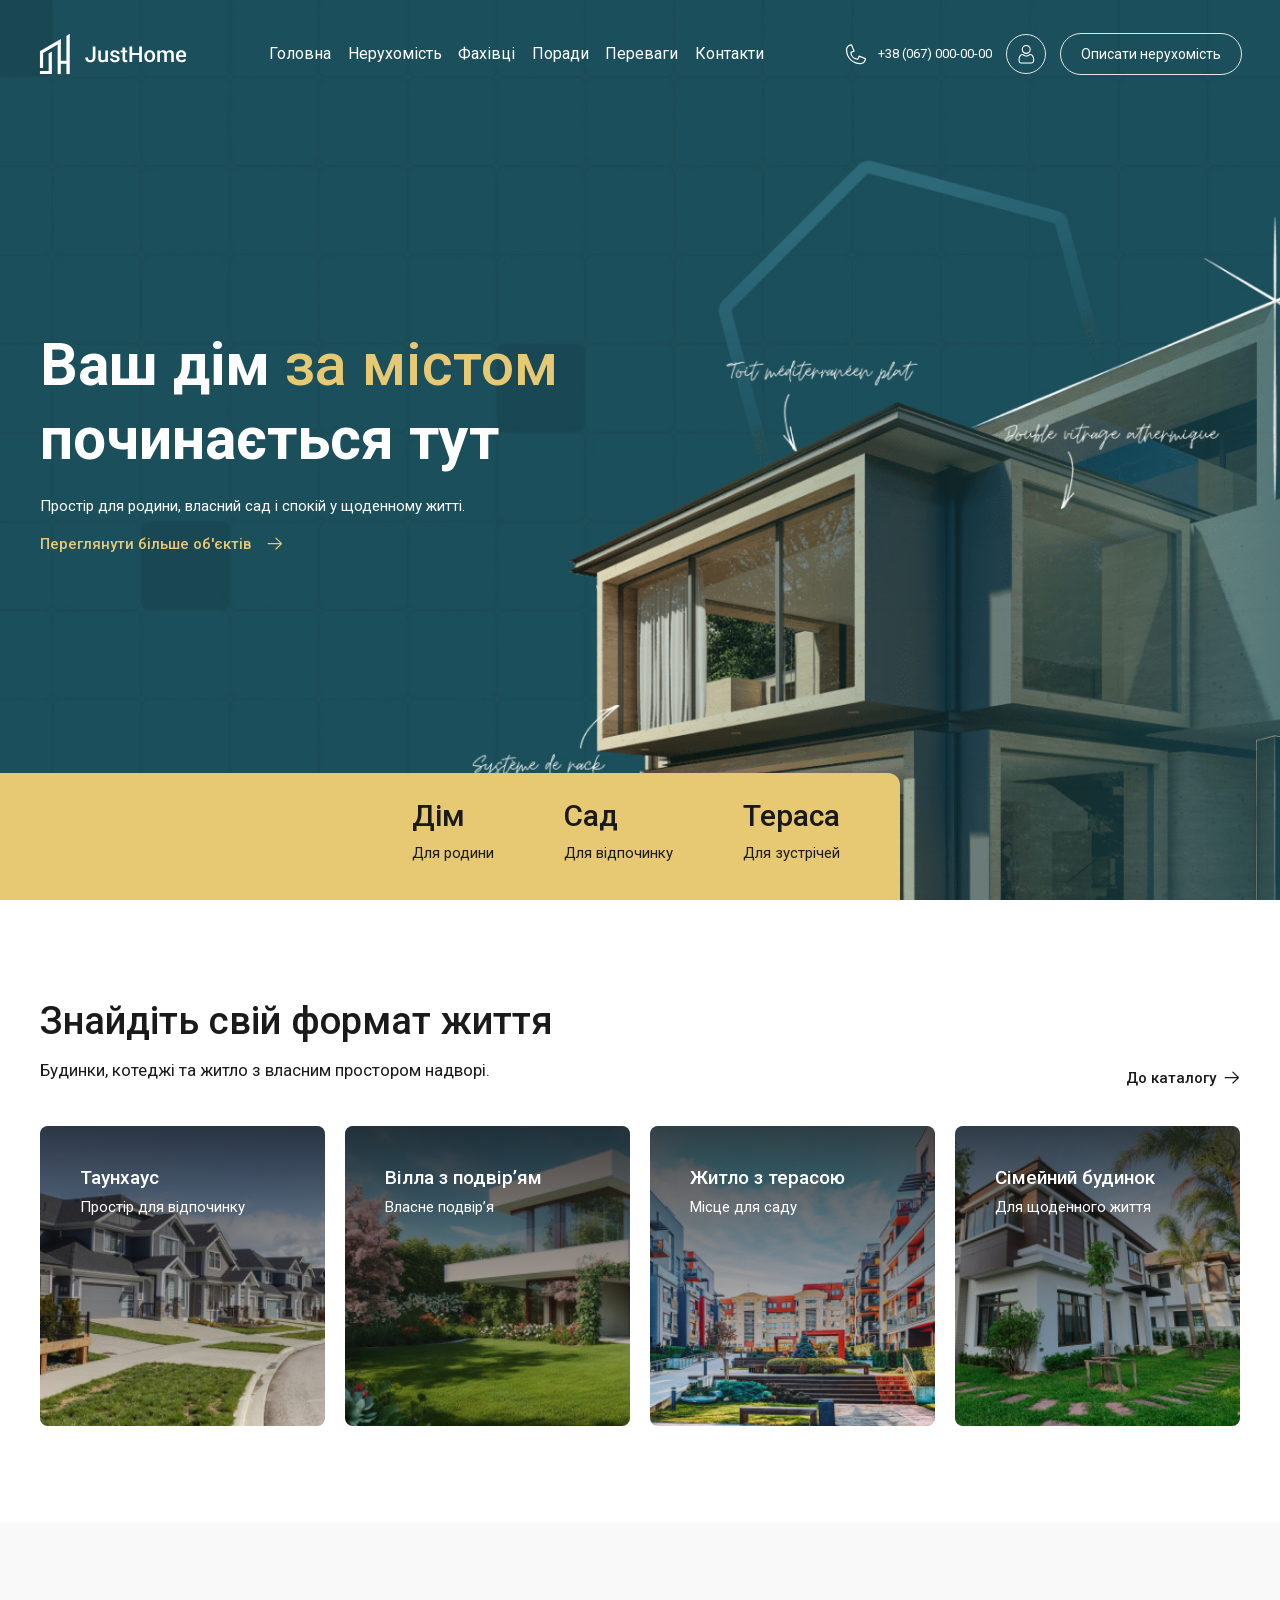
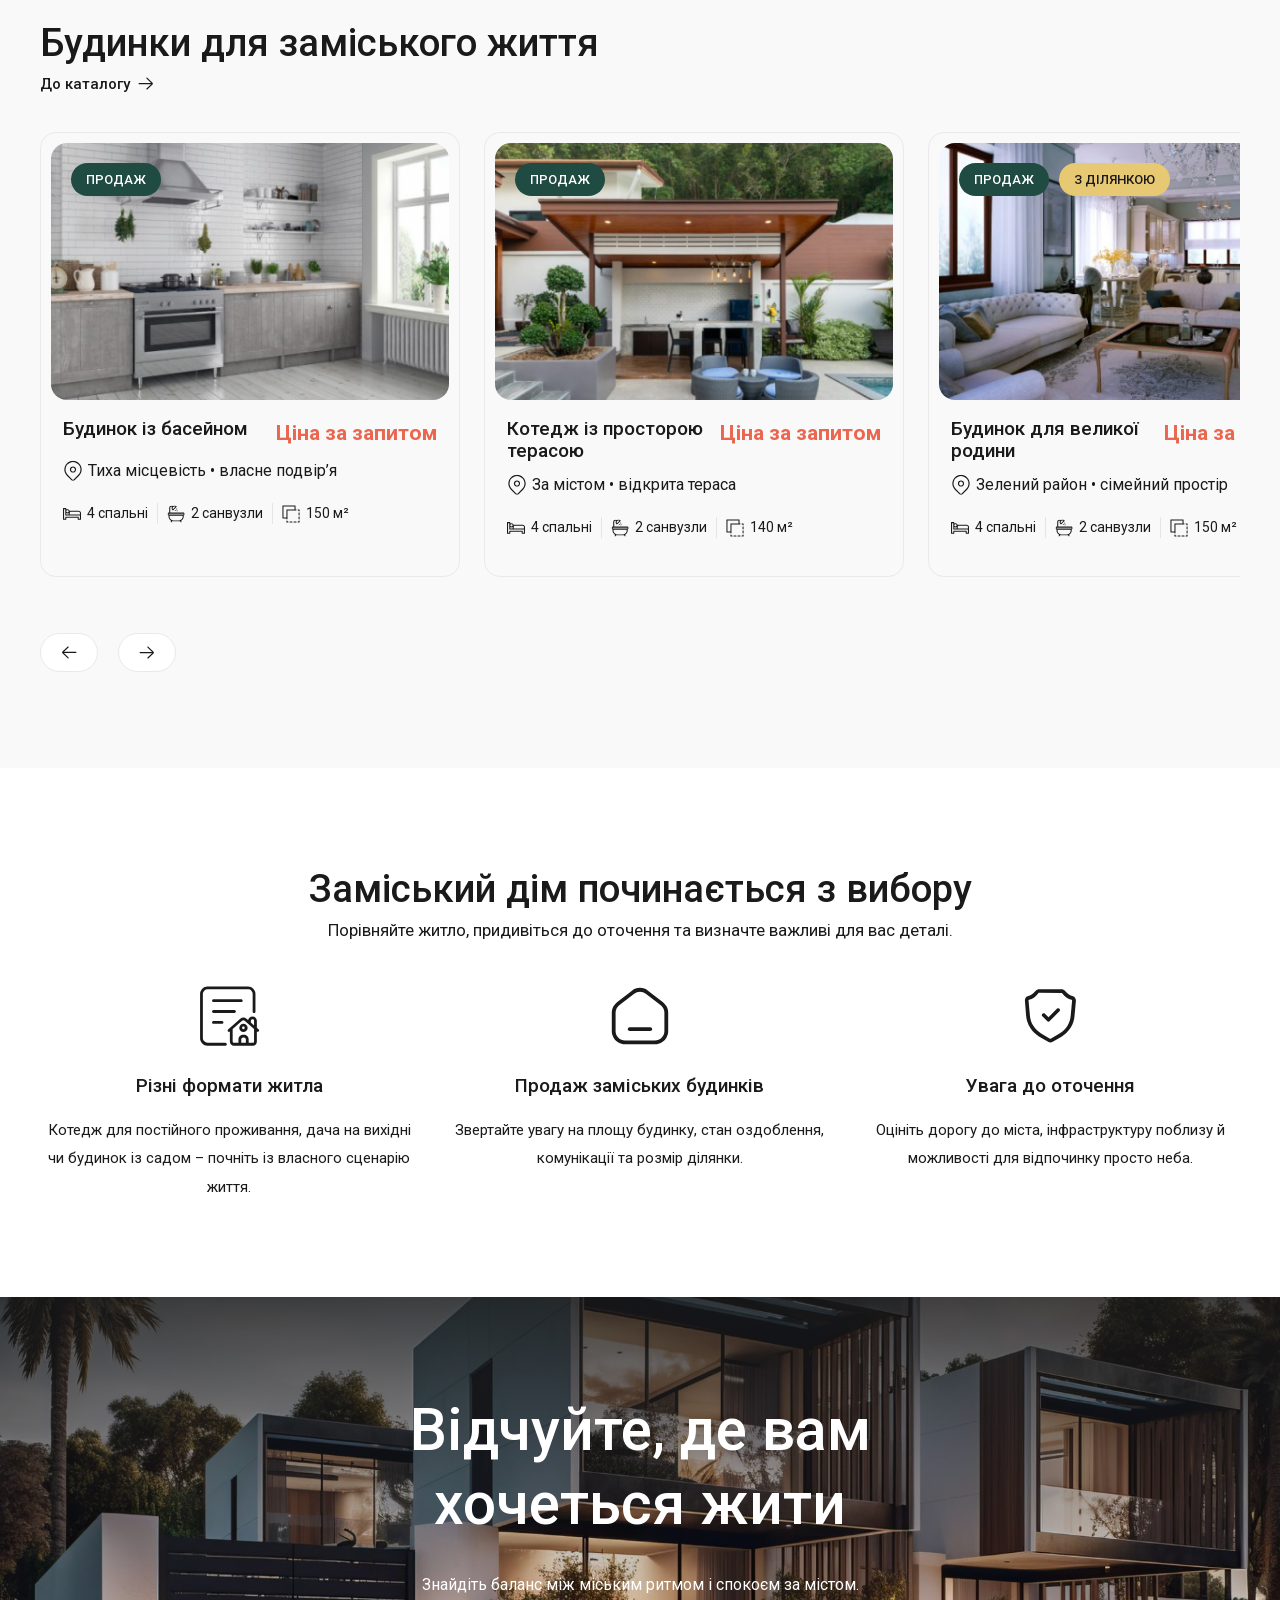
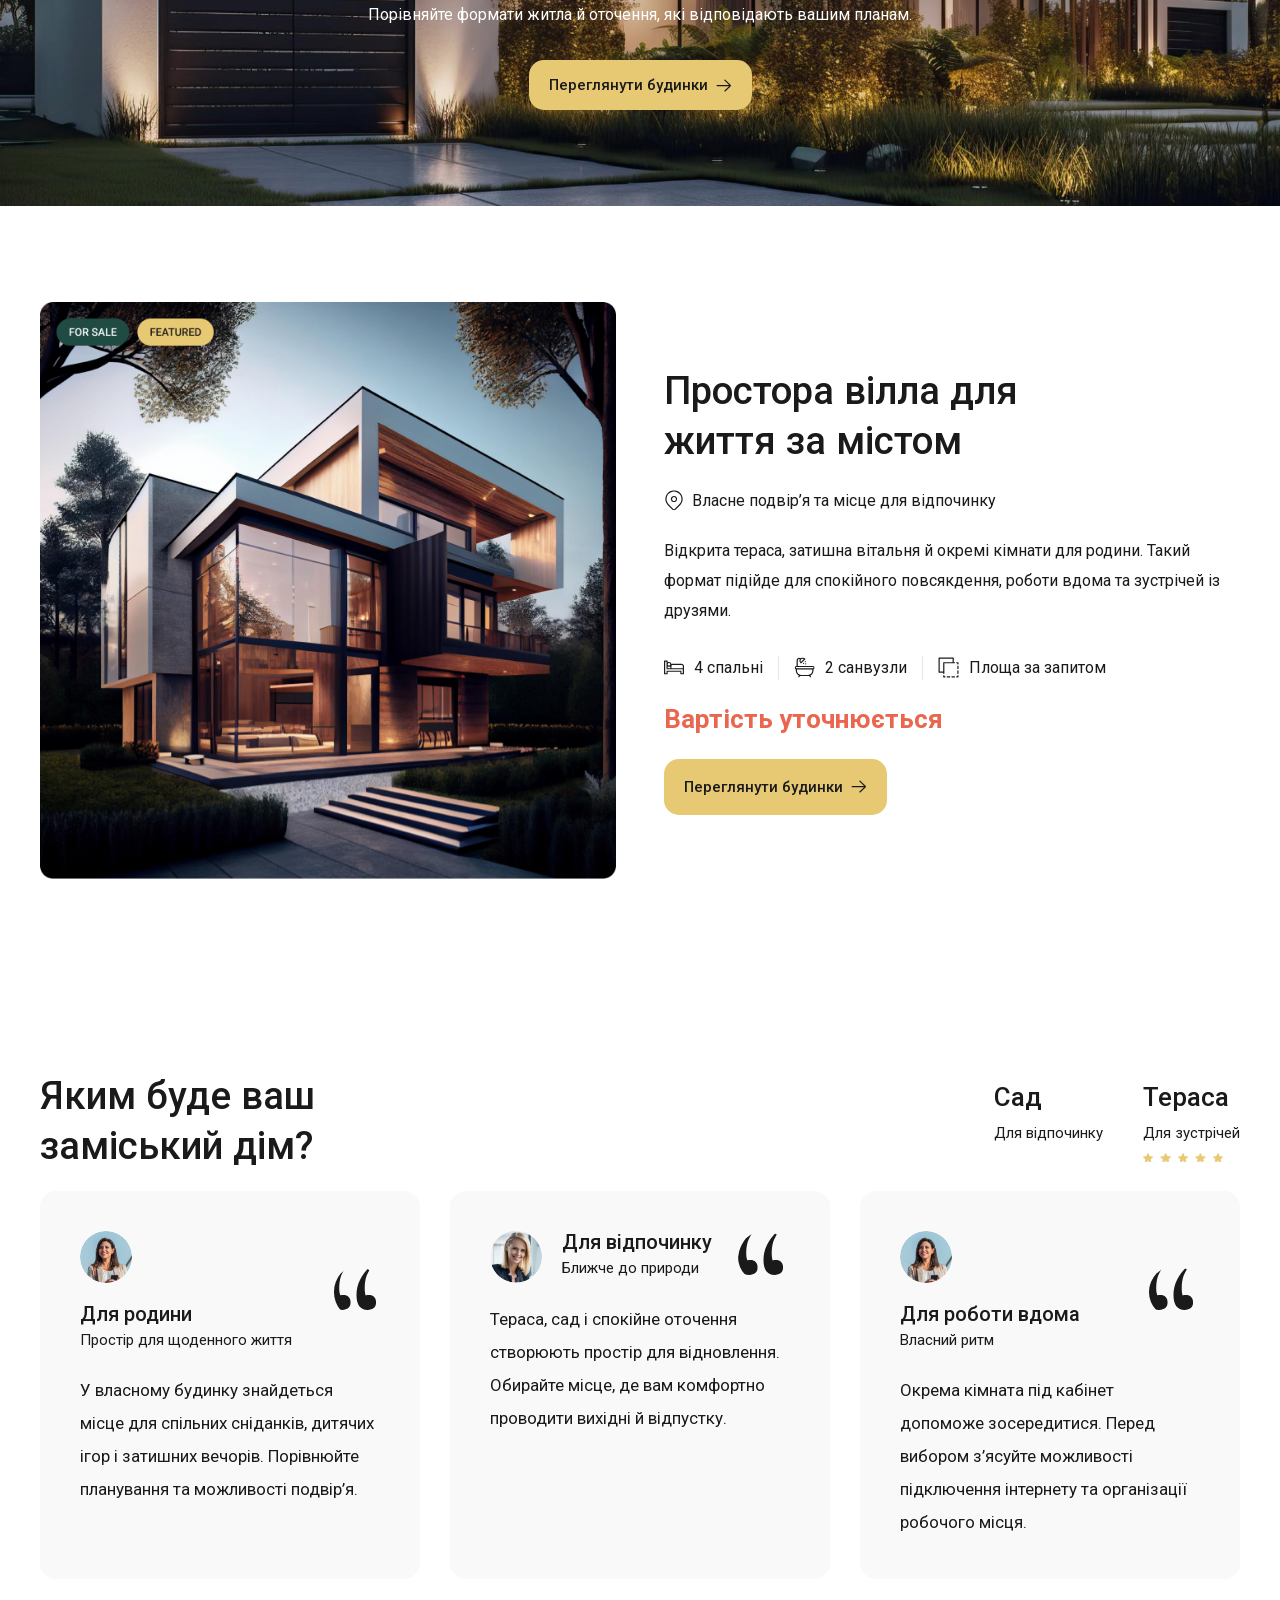
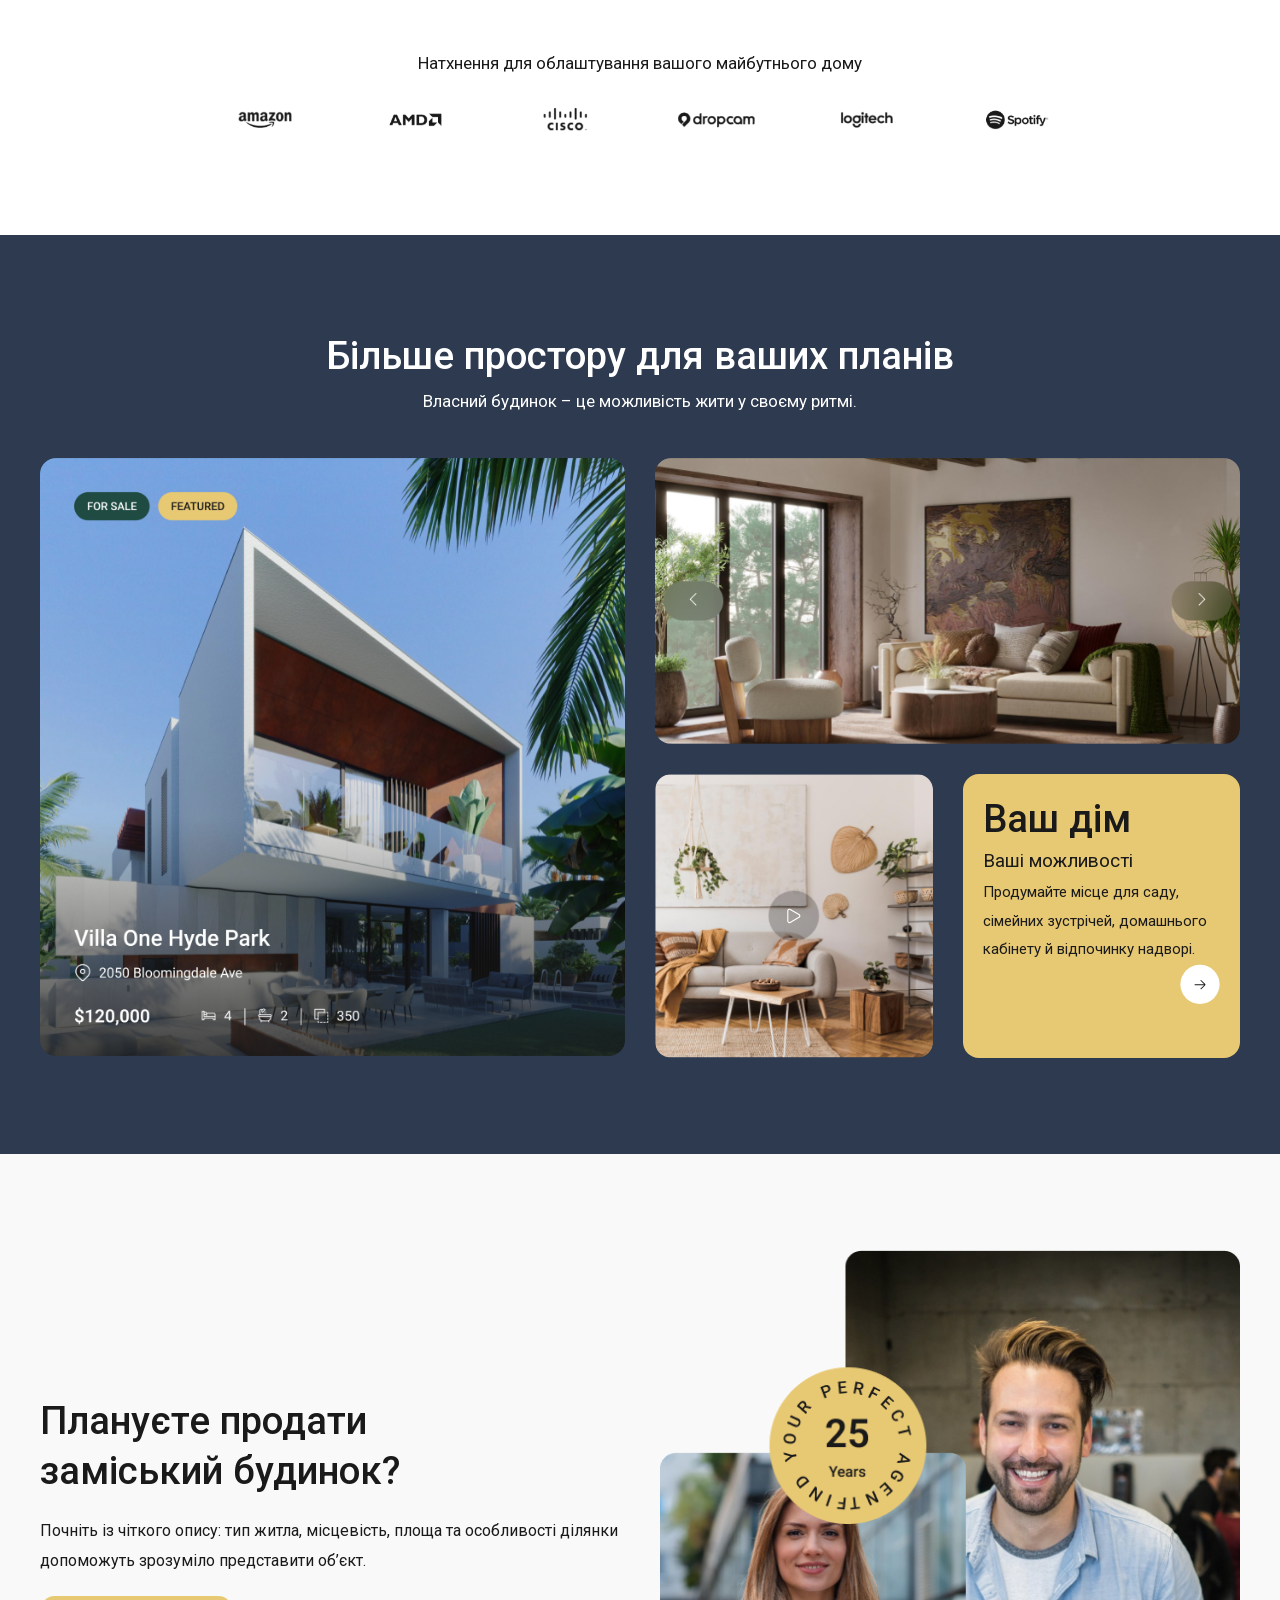
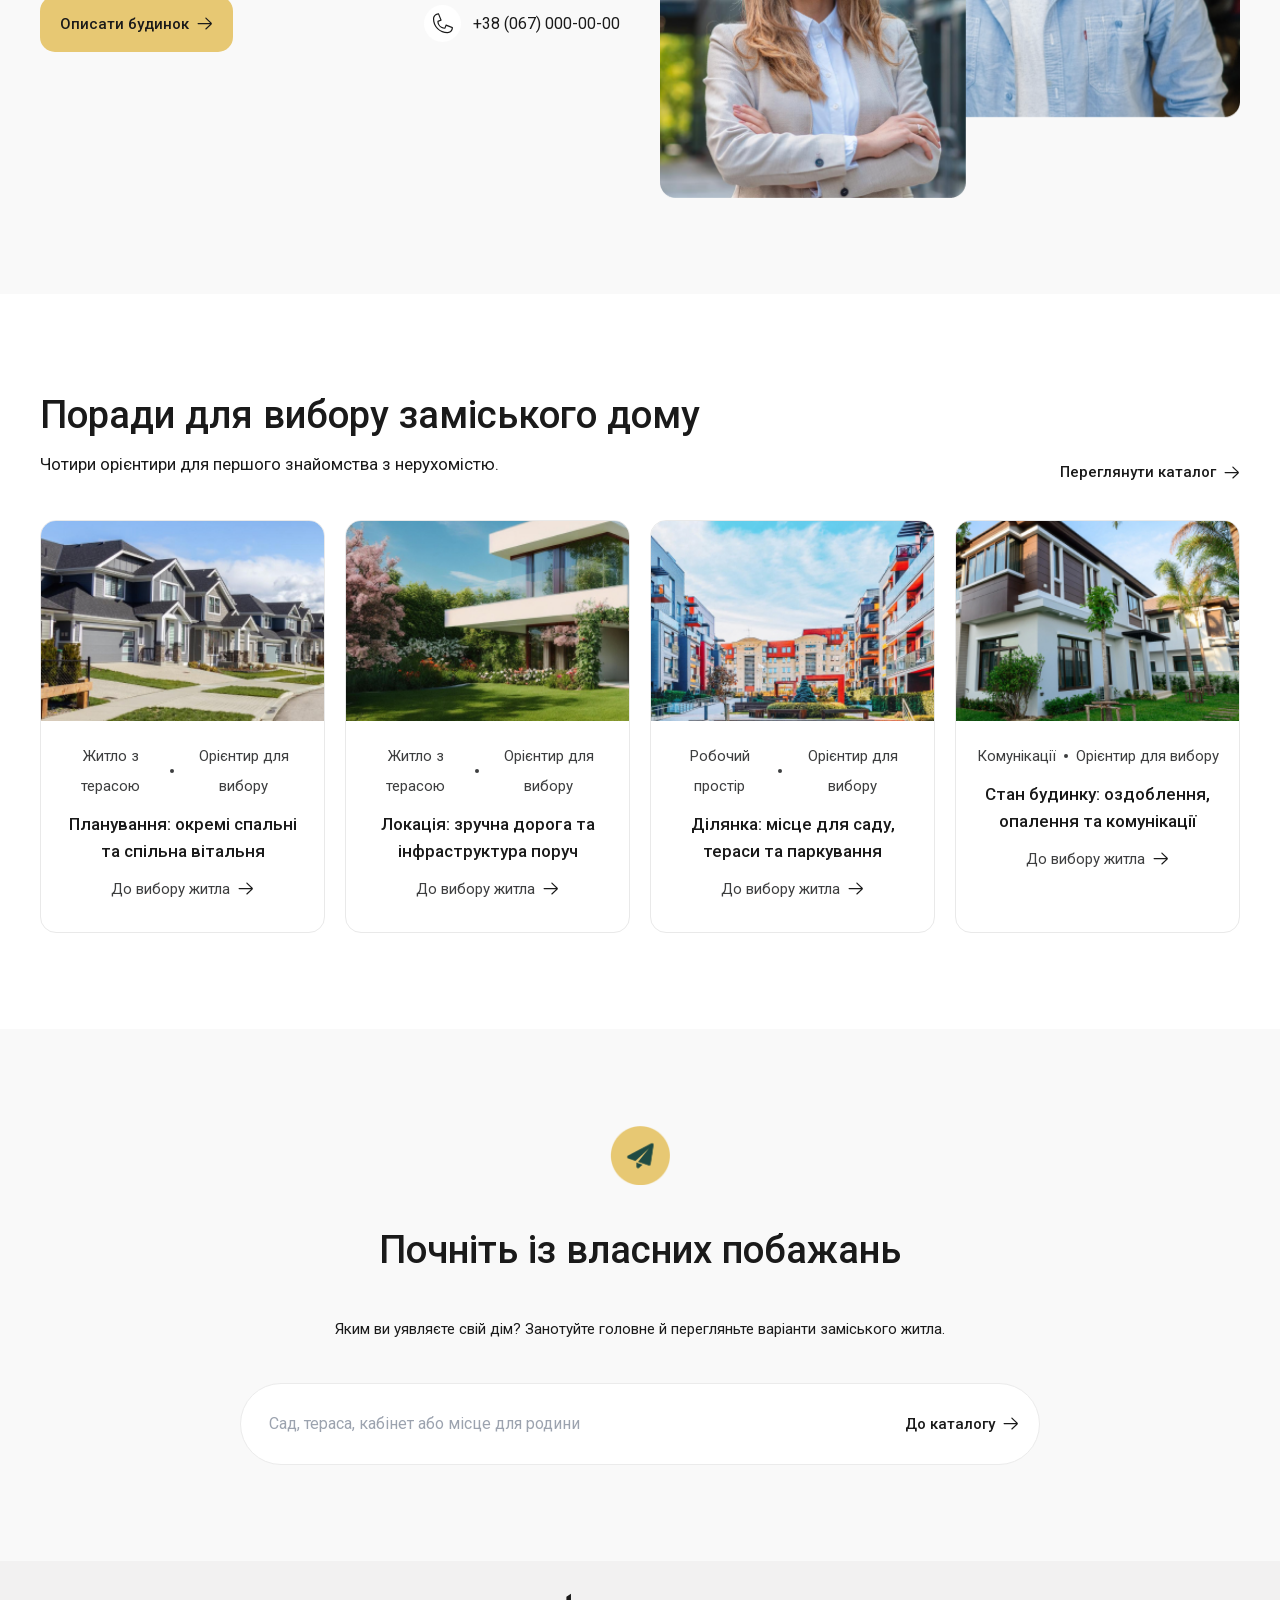
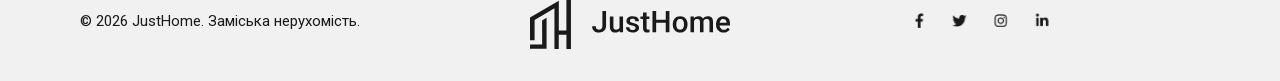
<file: index.html>
<!DOCTYPE html>
<html lang="uk">

<head>
    <meta charSet="utf-8" />
    <meta name="viewport" content="width=device-width, initial-scale=1" />
    <link rel="preload" href="static/media/47cbc4e2adbc5db9-s.p.woff2" as="font" crossorigin=""
        type="font/woff2" />
    <meta http-equiv="X-UA-Compatible" content="IE=edge" />
    <title>Заміські будинки та котеджі | JustHome</title>
    <meta name="description" content="JustHome – заміські будинки, котеджі та житло з власним подвір’ям. Обирайте простір для родини, роботи й відпочинку." />
    <link rel="icon" type="image/png" href="favicon.png" />
    <link rel="stylesheet" href="style.css">
</head>

<body data-page="index" class="__className_372368">
    <header class="jh-site-header text-white absolute top-0 left-0 w-full py-[50px] px-[60px] flex justify-between items-center z-[1]">
        <div class="flex-1 flex items-start"> <a href="index.html"> <img alt="JustHome – заміська нерухомість" loading="lazy" width="150" height="43"
                decoding="async" data-nimg="1" class="w-[150px] h-[42px]" style="color:transparent"
                src="static/media/favicon.0dff46a0.svg" /></a></div>
        <button class="jh-menu-toggle" type="button" aria-controls="siteNavigation" aria-expanded="false" aria-label="Відкрити меню"><span></span><span></span><span></span></button>
        <div class="jh-navigation flex-1" id="siteNavigation">
            <nav aria-label="Основна навігація">
                <ul class="flex gap-5">
                    <li><a class="flex items-center gap-2" href="index.html">
                            <p class="text-nowrap">Головна</p>
                        </a></li>
                    <li><a class="flex items-center gap-2" href="listings.html">
                            <p class="text-nowrap">Нерухомість</p>
                        </a></li>
                    <li><a class="flex items-center gap-2" href="members.html">
                            <p class="text-nowrap">Фахівці</p>
                        </a></li>
                    <li><a class="flex items-center gap-2" href="404.html">
                            <p class="text-nowrap">Поради</p>
                        </a></li>
                    <li><a class="flex items-center gap-2" href="404.html">
                            <p class="text-nowrap">Переваги</p>
                        </a></li>
                    <li><a class="flex items-center gap-2" href="contacts.html">
                            <p class="text-nowrap">Контакти</p>
                        </a></li>
                </ul>
            </nav>
        </div>
        <div class="jh-header-actions flex gap-5 flex-1 items-center justify-end">
            <div class="flex items-center gap-3"><svg width="21" height="21" viewBox="0 0 21 21" fill="none"
                    xmlns="http://www.w3.org/2000/svg">
                    <path
                        d="M15.3531 20.25C13.5309 20.25 11.7531 19.9167 10.0198 19.25C8.19757 18.5389 6.58646 17.4722 5.18646 16.05C3.78646 14.6278 2.70868 13.0056 1.95312 11.1833C1.28646 9.45 0.953125 7.67222 0.953125 5.85C0.953125 4.82778 1.20868 3.89444 1.71979 3.05C2.2309 2.20555 2.90868 1.52778 3.75313 1.01667C4.59757 0.505554 5.5309 0.249998 6.55313 0.249998C6.81979 0.249998 6.99757 0.383333 7.08646 0.65L9.61979 6.91667C9.66424 7.05 9.65313 7.19444 9.58646 7.35C9.51979 7.50556 9.41979 7.60555 9.28646 7.65L6.55313 8.78333C6.59757 9.80556 6.88646 10.7611 7.41979 11.65C7.95313 12.5389 8.66424 13.25 9.55313 13.7833C10.442 14.3167 11.3976 14.6056 12.4198 14.65L13.5531 11.9167C13.5976 11.7833 13.6976 11.6833 13.8531 11.6167C14.0087 11.55 14.1531 11.5389 14.2865 11.5833L20.5531 14.1167C20.8198 14.2056 20.9531 14.3833 20.9531 14.65C20.9531 15.6722 20.6976 16.6056 20.1865 17.45C19.6753 18.2944 18.9976 18.9722 18.1531 19.4833C17.3087 19.9944 16.3753 20.25 15.3531 20.25ZM6.15313 1.45C5.04201 1.53889 4.09757 2.00555 3.31979 2.85C2.54201 3.69444 2.15313 4.69444 2.15313 5.85C2.15313 7.62778 2.48646 9.31667 3.15313 10.9167C3.81979 12.5167 4.77535 13.9389 6.01979 15.1833C7.26424 16.4278 8.68646 17.3833 10.2865 18.05C11.8865 18.7167 13.5753 19.05 15.3531 19.05C16.5087 19.05 17.5087 18.6611 18.3531 17.8833C19.1976 17.1056 19.6642 16.1611 19.7531 15.05L14.4198 12.9167L13.3531 15.5167C13.2642 15.7389 13.0865 15.85 12.8198 15.85C11.4865 15.85 10.242 15.5167 9.08646 14.85C7.9309 14.1833 7.01979 13.2722 6.35313 12.1167C5.68646 10.9611 5.35313 9.71667 5.35313 8.38333C5.35313 8.11667 5.46424 7.93889 5.68646 7.85L8.28646 6.78333L6.15313 1.45Z"
                        fill="white"></path>
                </svg>
                <p>+38 (067) 000-00-00</p>
            </div>
            <div class="w-10 h-10 border-[1px] border-white rounded-full flex items-center justify-center"><img
                    alt="акаунт" loading="lazy" width="17" height="17" decoding="async" data-nimg="1"
                    class="w-[20px] h-[20px]" style="color:transparent"
                    src="static/media/account.3cb4188a.svg" /></div><button
  type="button"
  class="w-fit h-[42.5px] px-5 border-[1px] border-white rounded-full flex items-center justify-center"
  data-modal-open="add-listing"
>
  Описати нерухомість
</button>
        </div>
    </header>
    <main class="">
        <section
            class="jh-section index-section-1 bg-[#f9f9f9] flex items-center justify-center py-[150px] bg-[url(&#x27;../assets/Home/bg.jpg&#x27;)] h-screen w-full bg-no-repeat bg-cover flex items-center !justify-start px-[200px] text-white relative">
            <div class="flex flex-col gap-5">
                <h1 class="jh-hero-title text-[60px] font-semibold">Ваш дім <span class="text-primary-yellow font-medium">за містом</span><br /> починається тут</h1>
                <p class="text-[15px] leading-5">Простір для родини, власний сад і спокій у щоденному житті.</p>
                <div class="flex items-center gap-4" role="link" tabindex="0" data-navigation="listings.html#properties">
                    <p class="text-[15px] leading-4 font-medium text-primary-yellow">Переглянути більше об&#x27;єктів
                    </p><svg width="16" height="13" viewBox="0 0 16 13" fill="none" xmlns="http://www.w3.org/2000/svg"
                        style="transform:rotate(0deg)">
                        <g clip-path="url(#clip0_0_11)">
                            <path
                                d="M1.04743 5.92826H13.0581L8.45901 1.54902C8.21818 1.31969 8.20885 0.938709 8.43823 0.697959C8.66731 0.457509 9.04841 0.447879 9.28953 0.677194L14.5419 5.67878C14.7691 5.90628 14.8946 6.20843 14.8946 6.53013C14.8946 6.85153 14.7691 7.15398 14.5313 7.39141L9.28923 12.3828C9.17274 12.4938 9.02343 12.5489 8.87412 12.5489C8.71518 12.5489 8.55623 12.4863 8.43793 12.362C8.20855 12.1213 8.21788 11.7406 8.45871 11.5113L13.077 7.13201H1.04743C0.715093 7.13201 0.445374 6.86237 0.445374 6.53013C0.445374 6.1979 0.715093 5.92826 1.04743 5.92826Z"
                                fill="#E7C873"></path>
                        </g>
                        <defs>
                            <clipPath id="clip0_0_11">
                                <rect width="15" height="12.84" fill="white" transform="translate(0.169983 0.109863)">
                                </rect>
                            </clipPath>
                        </defs>
                    </svg>
                </div>
            </div>
            <div
                class="bg-primary-yellow absolute bottom-0 left-0 max-w-[900px] w-full rounded-tr-xl flex items-center justify-end gap-[100px] text-[#1A1A1A] py-[30px] px-[80px]">
                <div class="flex flex-col gap-1">
                    <p class="text-[30px] leading-[30px] font-medium">Дім</p>
                    <p class="text-[15px] leading-[37.5px]">Для родини</p>
                </div>
                <div class="flex flex-col gap-1">
                    <p class="text-[30px] leading-[30px] font-medium">Сад</p>
                    <p class="text-[15px] leading-[37.5px]">Для відпочинку</p>
                </div>
                <div class="flex flex-col gap-1">
                    <p class="text-[30px] leading-[30px] font-medium">Тераса</p>
                    <p class="text-[15px] leading-[37.5px]">Для зустрічей</p>
                </div>
            </div>
        </section>
        <section class="jh-section index-section-2 bg-[#fff] flex items-center justify-center text-[#1a1a1a] py-[150px]" id="categories">
            <div class="max-w-[1200px] w-full flex flex-col gap-10">
                <div class="flex flex-col gap-2 w-full">
                    <h2 class="font-medium text-[40px] leading-[52px] ">Знайдіть свій формат життя</h2>
                    <div class="flex items-end justify-between w-full">
                        <p class="text-[17px] leading-[32px]">Будинки, котеджі та житло з власним простором надворі.</p>
                        <div class="flex items-center gap-2 cursor-pointer" role="link" tabindex="0" data-navigation="listings.html#properties">
                            <p class="font-medium text-[15px] leading-4">До каталогу</p><svg width="16"
                                height="13" viewBox="0 0 16 13" fill="none" xmlns="http://www.w3.org/2000/svg"
                                style="transform:rotate(0deg)">
                                <g clip-path="url(#clip0_0_11)">
                                    <path
                                        d="M1.04743 5.92826H13.0581L8.45901 1.54902C8.21818 1.31969 8.20885 0.938709 8.43823 0.697959C8.66731 0.457509 9.04841 0.447879 9.28953 0.677194L14.5419 5.67878C14.7691 5.90628 14.8946 6.20843 14.8946 6.53013C14.8946 6.85153 14.7691 7.15398 14.5313 7.39141L9.28923 12.3828C9.17274 12.4938 9.02343 12.5489 8.87412 12.5489C8.71518 12.5489 8.55623 12.4863 8.43793 12.362C8.20855 12.1213 8.21788 11.7406 8.45871 11.5113L13.077 7.13201H1.04743C0.715093 7.13201 0.445374 6.86237 0.445374 6.53013C0.445374 6.1979 0.715093 5.92826 1.04743 5.92826Z"
                                        fill="#1a1a1a"></path>
                                </g>
                                <defs>
                                    <clipPath id="clip0_0_11">
                                        <rect width="15" height="12.84" fill="white"
                                            transform="translate(0.169983 0.109863)"></rect>
                                    </clipPath>
                                </defs>
                            </svg>
                        </div>
                    </div>
                </div>
                <div>
                    <div class="grid grid-cols-4 gap-5">
                        <div class="relative rounded-lg overflow-hidden p-10 min-h-[300px] h-full"><img alt="Таунхаус"
                                loading="lazy" width="260" height="300" decoding="async" data-nimg="1"
                                class="absolute inset-0 z-[2] object-cover w-full h-full" style="color:transparent"
                                src="static/media/house1.330021db.jpg" />
                            <div class="absolute inset-0 bg-gradient-to-b from-[#1A1A1ACC] to-[#00000000] z-[3]"></div>
                            <div class="flex flex-col gap-1 relative z-10 text-[#fff]">
                                <p class="text-[19px] leading-[23px] font-medium">Таунхаус</p>
                                <p class="text-[15px] leading-[29px]">Простір для відпочинку</p>
                            </div>
                        </div>
                        <div class="relative rounded-lg overflow-hidden p-10 min-h-[300px] h-full"><img
                                alt="Сучасна вілла" loading="lazy" width="260" height="300" decoding="async"
                                data-nimg="1" class="absolute inset-0 z-[2] object-cover w-full h-full"
                                style="color:transparent"
                                src="static/media/house2.d2c18b95.jpg" />
                            <div class="absolute inset-0 bg-gradient-to-b from-[#1A1A1ACC] to-[#00000000] z-[3]"></div>
                            <div class="flex flex-col gap-1 relative z-10 text-[#fff]">
                                <p class="text-[19px] leading-[23px] font-medium">Вілла з подвір’ям</p>
                                <p class="text-[15px] leading-[29px]">Власне подвір’я</p>
                            </div>
                        </div>
                        <div class="relative rounded-lg overflow-hidden p-10 min-h-[300px] h-full"><img alt="Житло з терасою"
                                loading="lazy" width="260" height="300" decoding="async" data-nimg="1"
                                class="absolute inset-0 z-[2] object-cover w-full h-full" style="color:transparent"
                                src="static/media/house3.2eb0f4e1.jpg" />
                            <div class="absolute inset-0 bg-gradient-to-b from-[#1A1A1ACC] to-[#00000000] z-[3]"></div>
                            <div class="flex flex-col gap-1 relative z-10 text-[#fff]">
                                <p class="text-[19px] leading-[23px] font-medium">Житло з терасою</p>
                                <p class="text-[15px] leading-[29px]">Місце для саду</p>
                            </div>
                        </div>
                        <div class="relative rounded-lg overflow-hidden p-10 min-h-[300px] h-full"><img
                                alt="Односімейний будинок" loading="lazy" width="260" height="300" decoding="async"
                                data-nimg="1" class="absolute inset-0 z-[2] object-cover w-full h-full"
                                style="color:transparent"
                                src="static/media/house4.e629bb1e.jpg" />
                            <div class="absolute inset-0 bg-gradient-to-b from-[#1A1A1ACC] to-[#00000000] z-[3]"></div>
                            <div class="flex flex-col gap-1 relative z-10 text-[#fff]">
                                <p class="text-[19px] leading-[23px] font-medium">Сімейний будинок</p>
                                <p class="text-[15px] leading-[29px]">Для щоденного життя</p>
                            </div>
                        </div>
                    </div>
                </div>
            </div>
        </section>
        <section
            class="jh-section index-section-3 bg-[#f9f9f9] flex items-center justify-center py-[150px] bg-[#F9F9F9] flex items-center justify-center text-[#1a1a1a] overflow-hidden" id="properties">
            <div class="max-w-[1200px] w-full flex flex-col gap-10">
                <div class="flex flex-col gap-2 w-full">
                    <h2 class="font-medium text-[40px] leading-[52px] ">Будинки для заміського життя</h2>
                    <div class="flex items-end justify-between w-full">
                        <div class="flex items-center gap-2 cursor-pointer" role="link" tabindex="0" data-navigation="listings.html#properties">
                            <p class="font-medium text-[15px] leading-4">До каталогу</p><svg width="16"
                                height="13" viewBox="0 0 16 13" fill="none" xmlns="http://www.w3.org/2000/svg"
                                style="transform:rotate(0deg)">
                                <g clip-path="url(#clip0_0_11)">
                                    <path
                                        d="M1.04743 5.92826H13.0581L8.45901 1.54902C8.21818 1.31969 8.20885 0.938709 8.43823 0.697959C8.66731 0.457509 9.04841 0.447879 9.28953 0.677194L14.5419 5.67878C14.7691 5.90628 14.8946 6.20843 14.8946 6.53013C14.8946 6.85153 14.7691 7.15398 14.5313 7.39141L9.28923 12.3828C9.17274 12.4938 9.02343 12.5489 8.87412 12.5489C8.71518 12.5489 8.55623 12.4863 8.43793 12.362C8.20855 12.1213 8.21788 11.7406 8.45871 11.5113L13.077 7.13201H1.04743C0.715093 7.13201 0.445374 6.86237 0.445374 6.53013C0.445374 6.1979 0.715093 5.92826 1.04743 5.92826Z"
                                        fill="#1a1a1a"></path>
                                </g>
                                <defs>
                                    <clipPath id="clip0_0_11">
                                        <rect width="15" height="12.84" fill="white"
                                            transform="translate(0.169983 0.109863)"></rect>
                                    </clipPath>
                                </defs>
                            </svg>
                        </div>
                    </div>
                </div>
                <div class="jh-property-track flex gap-[30px]" style="transform:translateX(-0px);transition:transform 0.5s">
                    <div
                        class="jh-property-card bg-white rounded-[16px] min-w-[450px] border-[1px] border-[#E9E9E9] p-2.5 pb-5 cursor-pointer">
                        <div class="relative"><img alt="Будинок із басейном" loading="lazy" width="425"
                                height="297" decoding="async" data-nimg="1" class="rounded-[16px]"
                                style="color:transparent"
                                src="static/media/thumb1.93bd70fe.png" />
                            <div class="absolute top-[20px] left-[20px] flex items-center gap-[10px]">
                                <div class="bg-[#1F4B43] text-[#fff] rounded-[33px] px-[15px] uppercase ">
                                    <p class="leading-[33px] text-[13px] font-medium">продаж</p>
                                </div>
                            </div>
                        </div>
                        <div class="p-[20px] flex flex-col gap-[10px]">
                            <div class="flex w-full justify-between items-center">
                                <h3 class="font-medium text-[19px] text-[#1a1a1a] leading-[22.8px]">Будинок із басейном</h3>
                                <p class="text-[#EB664E] font-semibold text-[21px] leading-[31.5px]">Ціна за запитом</p>
                            </div>
                            <div class="flex gap-[5px]"><img alt="Місцевість" loading="lazy" width="20" height="21"
                                    decoding="async" data-nimg="1" style="color:transparent"
                                    src="static/media/location.7c67a481.svg" />
                                <p>Тиха місцевість • власне подвір’я</p>
                            </div>
                            <div class="divide-x-[1px] flex mt-[10px]">
                                <div class="flex items-center pr-[15px] gap-[10px]"><img alt="Спальні" loading="lazy"
                                        width="20" height="21" decoding="async" data-nimg="1" style="color:transparent"
                                        src="static/media/bed.19f3c9d7.svg" />
                                    <p>4
                                        <!-- --> спальні
                                    </p>
                                </div>
                                <div class="flex items-center px-[15px] gap-[10px]"><img alt="Санвузли" loading="lazy"
                                        width="21" height="21" decoding="async" data-nimg="1" style="color:transparent"
                                        src="static/media/bath.e63a559f.svg" />
                                    <p>2
                                        <!-- --> санвузли
                                    </p>
                                </div>
                                <div class="flex items-center px-[15px] gap-[10px]"><img alt="Площа будинку" loading="lazy"
                                        width="21" height="21" decoding="async" data-nimg="1" style="color:transparent"
                                        src="static/media/sqft.28139973.svg" />
                                    <p>150
                                        <!-- --> м²
                                    </p>
                                </div>
                            </div>
                        </div>
                    </div>
                    <div
                        class="jh-property-card bg-white rounded-[16px] min-w-[450px] border-[1px] border-[#E9E9E9] p-2.5 pb-5 cursor-pointer">
                        <div class="relative"><img alt="Будинок із терасою" loading="lazy" width="425" height="297"
                                decoding="async" data-nimg="1" class="rounded-[16px]" style="color:transparent"
                                src="static/media/thumb2.8dca7746.png" />
                            <div class="absolute top-[20px] left-[20px] flex items-center gap-[10px]">
                                <div class="bg-[#1F4B43] text-[#fff] rounded-[33px] px-[15px] uppercase ">
                                    <p class="leading-[33px] text-[13px] font-medium">продаж</p>
                                </div>
                            </div>
                        </div>
                        <div class="p-[20px] flex flex-col gap-[10px]">
                            <div class="flex w-full justify-between items-center">
                                <h3 class="font-medium text-[19px] text-[#1a1a1a] leading-[22.8px]">Котедж із просторою терасою
                                </h3>
                                <p class="text-[#EB664E] font-semibold text-[21px] leading-[31.5px]">Ціна за запитом</p>
                            </div>
                            <div class="flex gap-[5px]"><img alt="Місцевість" loading="lazy" width="20" height="21"
                                    decoding="async" data-nimg="1" style="color:transparent"
                                    src="static/media/location.7c67a481.svg" />
                                <p>За містом • відкрита тераса</p>
                            </div>
                            <div class="divide-x-[1px] flex mt-[10px]">
                                <div class="flex items-center pr-[15px] gap-[10px]"><img alt="Спальні" loading="lazy"
                                        width="20" height="21" decoding="async" data-nimg="1" style="color:transparent"
                                        src="static/media/bed.19f3c9d7.svg" />
                                    <p>4
                                        <!-- --> спальні
                                    </p>
                                </div>
                                <div class="flex items-center px-[15px] gap-[10px]"><img alt="Санвузли" loading="lazy"
                                        width="21" height="21" decoding="async" data-nimg="1" style="color:transparent"
                                        src="static/media/bath.e63a559f.svg" />
                                    <p>2
                                        <!-- --> санвузли
                                    </p>
                                </div>
                                <div class="flex items-center px-[15px] gap-[10px]"><img alt="Площа будинку" loading="lazy"
                                        width="21" height="21" decoding="async" data-nimg="1" style="color:transparent"
                                        src="static/media/sqft.28139973.svg" />
                                    <p>140
                                        <!-- --> м²
                                    </p>
                                </div>
                            </div>
                        </div>
                    </div>
                    <div
                        class="jh-property-card bg-white rounded-[16px] min-w-[450px] border-[1px] border-[#E9E9E9] p-2.5 pb-5 cursor-pointer">
                        <div class="relative"><img alt="Сімейний будинок" loading="lazy" width="425" height="297"
                                decoding="async" data-nimg="1" class="rounded-[16px]" style="color:transparent"
                                src="static/media/thumb3.57127da7.png" />
                            <div class="absolute top-[20px] left-[20px] flex items-center gap-[10px]">
                                <div class="bg-[#1F4B43] text-[#fff] rounded-[33px] px-[15px] uppercase ">
                                    <p class="leading-[33px] text-[13px] font-medium">продаж</p>
                                </div>
                                <div
                                    class="bg-[#1F4B43] text-[#fff] rounded-[33px] px-[15px] uppercase !bg-[#E7C873] !text-[#1a1a1a]">
                                    <p class="leading-[33px] text-[13px] font-medium">з ділянкою</p>
                                </div>
                            </div>
                        </div>
                        <div class="p-[20px] flex flex-col gap-[10px]">
                            <div class="flex w-full justify-between items-center">
                                <h3 class="font-medium text-[19px] text-[#1a1a1a] leading-[22.8px]">Будинок для великої родини
                                </h3>
                                <p class="text-[#EB664E] font-semibold text-[21px] leading-[31.5px]">Ціна за запитом</p>
                            </div>
                            <div class="flex gap-[5px]"><img alt="Місцевість" loading="lazy" width="20" height="21"
                                    decoding="async" data-nimg="1" style="color:transparent"
                                    src="static/media/location.7c67a481.svg" />
                                <p>Зелений район • сімейний простір</p>
                            </div>
                            <div class="divide-x-[1px] flex mt-[10px]">
                                <div class="flex items-center pr-[15px] gap-[10px]"><img alt="Спальні" loading="lazy"
                                        width="20" height="21" decoding="async" data-nimg="1" style="color:transparent"
                                        src="static/media/bed.19f3c9d7.svg" />
                                    <p>4
                                        <!-- --> спальні
                                    </p>
                                </div>
                                <div class="flex items-center px-[15px] gap-[10px]"><img alt="Санвузли" loading="lazy"
                                        width="21" height="21" decoding="async" data-nimg="1" style="color:transparent"
                                        src="static/media/bath.e63a559f.svg" />
                                    <p>2
                                        <!-- --> санвузли
                                    </p>
                                </div>
                                <div class="flex items-center px-[15px] gap-[10px]"><img alt="Площа будинку" loading="lazy"
                                        width="21" height="21" decoding="async" data-nimg="1" style="color:transparent"
                                        src="static/media/sqft.28139973.svg" />
                                    <p>150
                                        <!-- --> м²
                                    </p>
                                </div>
                            </div>
                        </div>
                    </div>
                    <div
                        class="jh-property-card bg-white rounded-[16px] min-w-[450px] border-[1px] border-[#E9E9E9] p-2.5 pb-5 cursor-pointer">
                        <div class="relative"><img alt="Будинок із басейном" loading="lazy" width="425"
                                height="297" decoding="async" data-nimg="1" class="rounded-[16px]"
                                style="color:transparent"
                                src="static/media/thumb1.93bd70fe.png" />
                            <div class="absolute top-[20px] left-[20px] flex items-center gap-[10px]">
                                <div class="bg-[#1F4B43] text-[#fff] rounded-[33px] px-[15px] uppercase ">
                                    <p class="leading-[33px] text-[13px] font-medium">продаж</p>
                                </div>
                            </div>
                        </div>
                        <div class="p-[20px] flex flex-col gap-[10px]">
                            <div class="flex w-full justify-between items-center">
                                <h3 class="font-medium text-[19px] text-[#1a1a1a] leading-[22.8px]">Будинок із басейном</h3>
                                <p class="text-[#EB664E] font-semibold text-[21px] leading-[31.5px]">Ціна за запитом</p>
                            </div>
                            <div class="flex gap-[5px]"><img alt="Місцевість" loading="lazy" width="20" height="21"
                                    decoding="async" data-nimg="1" style="color:transparent"
                                    src="static/media/location.7c67a481.svg" />
                                <p>Тиха місцевість • власне подвір’я</p>
                            </div>
                            <div class="divide-x-[1px] flex mt-[10px]">
                                <div class="flex items-center pr-[15px] gap-[10px]"><img alt="Спальні" loading="lazy"
                                        width="20" height="21" decoding="async" data-nimg="1" style="color:transparent"
                                        src="static/media/bed.19f3c9d7.svg" />
                                    <p>4
                                        <!-- --> спальні
                                    </p>
                                </div>
                                <div class="flex items-center px-[15px] gap-[10px]"><img alt="Санвузли" loading="lazy"
                                        width="21" height="21" decoding="async" data-nimg="1" style="color:transparent"
                                        src="static/media/bath.e63a559f.svg" />
                                    <p>2
                                        <!-- --> санвузли
                                    </p>
                                </div>
                                <div class="flex items-center px-[15px] gap-[10px]"><img alt="Площа будинку" loading="lazy"
                                        width="21" height="21" decoding="async" data-nimg="1" style="color:transparent"
                                        src="static/media/sqft.28139973.svg" />
                                    <p>150
                                        <!-- --> м²
                                    </p>
                                </div>
                            </div>
                        </div>
                    </div>
                    <div
                        class="jh-property-card bg-white rounded-[16px] min-w-[450px] border-[1px] border-[#E9E9E9] p-2.5 pb-5 cursor-pointer">
                        <div class="relative"><img alt="Будинок із терасою" loading="lazy" width="425" height="297"
                                decoding="async" data-nimg="1" class="rounded-[16px]" style="color:transparent"
                                src="static/media/thumb2.8dca7746.png" />
                            <div class="absolute top-[20px] left-[20px] flex items-center gap-[10px]">
                                <div class="bg-[#1F4B43] text-[#fff] rounded-[33px] px-[15px] uppercase ">
                                    <p class="leading-[33px] text-[13px] font-medium">продаж</p>
                                </div>
                            </div>
                        </div>
                        <div class="p-[20px] flex flex-col gap-[10px]">
                            <div class="flex w-full justify-between items-center">
                                <h3 class="font-medium text-[19px] text-[#1a1a1a] leading-[22.8px]">Котедж із просторою терасою
                                </h3>
                                <p class="text-[#EB664E] font-semibold text-[21px] leading-[31.5px]">Ціна за запитом</p>
                            </div>
                            <div class="flex gap-[5px]"><img alt="Місцевість" loading="lazy" width="20" height="21"
                                    decoding="async" data-nimg="1" style="color:transparent"
                                    src="static/media/location.7c67a481.svg" />
                                <p>За містом • відкрита тераса</p>
                            </div>
                            <div class="divide-x-[1px] flex mt-[10px]">
                                <div class="flex items-center pr-[15px] gap-[10px]"><img alt="Спальні" loading="lazy"
                                        width="20" height="21" decoding="async" data-nimg="1" style="color:transparent"
                                        src="static/media/bed.19f3c9d7.svg" />
                                    <p>4
                                        <!-- --> спальні
                                    </p>
                                </div>
                                <div class="flex items-center px-[15px] gap-[10px]"><img alt="Санвузли" loading="lazy"
                                        width="21" height="21" decoding="async" data-nimg="1" style="color:transparent"
                                        src="static/media/bath.e63a559f.svg" />
                                    <p>2
                                        <!-- --> санвузли
                                    </p>
                                </div>
                                <div class="flex items-center px-[15px] gap-[10px]"><img alt="Площа будинку" loading="lazy"
                                        width="21" height="21" decoding="async" data-nimg="1" style="color:transparent"
                                        src="static/media/sqft.28139973.svg" />
                                    <p>140
                                        <!-- --> м²
                                    </p>
                                </div>
                            </div>
                        </div>
                    </div>
                    <div
                        class="jh-property-card bg-white rounded-[16px] min-w-[450px] border-[1px] border-[#E9E9E9] p-2.5 pb-5 cursor-pointer">
                        <div class="relative"><img alt="Сімейний будинок" loading="lazy" width="425" height="297"
                                decoding="async" data-nimg="1" class="rounded-[16px]" style="color:transparent"
                                src="static/media/thumb3.57127da7.png" />
                            <div class="absolute top-[20px] left-[20px] flex items-center gap-[10px]">
                                <div class="bg-[#1F4B43] text-[#fff] rounded-[33px] px-[15px] uppercase ">
                                    <p class="leading-[33px] text-[13px] font-medium">продаж</p>
                                </div>
                                <div
                                    class="bg-[#1F4B43] text-[#fff] rounded-[33px] px-[15px] uppercase !bg-[#E7C873] !text-[#1a1a1a]">
                                    <p class="leading-[33px] text-[13px] font-medium">з ділянкою</p>
                                </div>
                            </div>
                        </div>
                        <div class="p-[20px] flex flex-col gap-[10px]">
                            <div class="flex w-full justify-between items-center">
                                <h3 class="font-medium text-[19px] text-[#1a1a1a] leading-[22.8px]">Будинок для великої родини
                                </h3>
                                <p class="text-[#EB664E] font-semibold text-[21px] leading-[31.5px]">Ціна за запитом</p>
                            </div>
                            <div class="flex gap-[5px]"><img alt="Місцевість" loading="lazy" width="20" height="21"
                                    decoding="async" data-nimg="1" style="color:transparent"
                                    src="static/media/location.7c67a481.svg" />
                                <p>Зелений район • сімейний простір</p>
                            </div>
                            <div class="divide-x-[1px] flex mt-[10px]">
                                <div class="flex items-center pr-[15px] gap-[10px]"><img alt="Спальні" loading="lazy"
                                        width="20" height="21" decoding="async" data-nimg="1" style="color:transparent"
                                        src="static/media/bed.19f3c9d7.svg" />
                                    <p>4
                                        <!-- --> спальні
                                    </p>
                                </div>
                                <div class="flex items-center px-[15px] gap-[10px]"><img alt="Санвузли" loading="lazy"
                                        width="21" height="21" decoding="async" data-nimg="1" style="color:transparent"
                                        src="static/media/bath.e63a559f.svg" />
                                    <p>2
                                        <!-- --> санвузли
                                    </p>
                                </div>
                                <div class="flex items-center px-[15px] gap-[10px]"><img alt="Площа будинку" loading="lazy"
                                        width="21" height="21" decoding="async" data-nimg="1" style="color:transparent"
                                        src="static/media/sqft.28139973.svg" />
                                    <p>150
                                        <!-- --> м²
                                    </p>
                                </div>
                            </div>
                        </div>
                    </div>
                    <div
                        class="jh-property-card bg-white rounded-[16px] min-w-[450px] border-[1px] border-[#E9E9E9] p-2.5 pb-5 cursor-pointer">
                        <div class="relative"><img alt="Будинок із басейном" loading="lazy" width="425"
                                height="297" decoding="async" data-nimg="1" class="rounded-[16px]"
                                style="color:transparent"
                                src="static/media/thumb1.93bd70fe.png" />
                            <div class="absolute top-[20px] left-[20px] flex items-center gap-[10px]">
                                <div class="bg-[#1F4B43] text-[#fff] rounded-[33px] px-[15px] uppercase ">
                                    <p class="leading-[33px] text-[13px] font-medium">продаж</p>
                                </div>
                            </div>
                        </div>
                        <div class="p-[20px] flex flex-col gap-[10px]">
                            <div class="flex w-full justify-between items-center">
                                <h3 class="font-medium text-[19px] text-[#1a1a1a] leading-[22.8px]">Будинок із басейном</h3>
                                <p class="text-[#EB664E] font-semibold text-[21px] leading-[31.5px]">Ціна за запитом</p>
                            </div>
                            <div class="flex gap-[5px]"><img alt="Місцевість" loading="lazy" width="20" height="21"
                                    decoding="async" data-nimg="1" style="color:transparent"
                                    src="static/media/location.7c67a481.svg" />
                                <p>Тиха місцевість • власне подвір’я</p>
                            </div>
                            <div class="divide-x-[1px] flex mt-[10px]">
                                <div class="flex items-center pr-[15px] gap-[10px]"><img alt="Спальні" loading="lazy"
                                        width="20" height="21" decoding="async" data-nimg="1" style="color:transparent"
                                        src="static/media/bed.19f3c9d7.svg" />
                                    <p>4
                                        <!-- --> спальні
                                    </p>
                                </div>
                                <div class="flex items-center px-[15px] gap-[10px]"><img alt="Санвузли" loading="lazy"
                                        width="21" height="21" decoding="async" data-nimg="1" style="color:transparent"
                                        src="static/media/bath.e63a559f.svg" />
                                    <p>2
                                        <!-- --> санвузли
                                    </p>
                                </div>
                                <div class="flex items-center px-[15px] gap-[10px]"><img alt="Площа будинку" loading="lazy"
                                        width="21" height="21" decoding="async" data-nimg="1" style="color:transparent"
                                        src="static/media/sqft.28139973.svg" />
                                    <p>150
                                        <!-- --> м²
                                    </p>
                                </div>
                            </div>
                        </div>
                    </div>
                    <div
                        class="jh-property-card bg-white rounded-[16px] min-w-[450px] border-[1px] border-[#E9E9E9] p-2.5 pb-5 cursor-pointer">
                        <div class="relative"><img alt="Будинок із терасою" loading="lazy" width="425" height="297"
                                decoding="async" data-nimg="1" class="rounded-[16px]" style="color:transparent"
                                src="static/media/thumb2.8dca7746.png" />
                            <div class="absolute top-[20px] left-[20px] flex items-center gap-[10px]">
                                <div class="bg-[#1F4B43] text-[#fff] rounded-[33px] px-[15px] uppercase ">
                                    <p class="leading-[33px] text-[13px] font-medium">продаж</p>
                                </div>
                            </div>
                        </div>
                        <div class="p-[20px] flex flex-col gap-[10px]">
                            <div class="flex w-full justify-between items-center">
                                <h3 class="font-medium text-[19px] text-[#1a1a1a] leading-[22.8px]">Котедж із просторою терасою
                                </h3>
                                <p class="text-[#EB664E] font-semibold text-[21px] leading-[31.5px]">Ціна за запитом</p>
                            </div>
                            <div class="flex gap-[5px]"><img alt="Місцевість" loading="lazy" width="20" height="21"
                                    decoding="async" data-nimg="1" style="color:transparent"
                                    src="static/media/location.7c67a481.svg" />
                                <p>За містом • відкрита тераса</p>
                            </div>
                            <div class="divide-x-[1px] flex mt-[10px]">
                                <div class="flex items-center pr-[15px] gap-[10px]"><img alt="Спальні" loading="lazy"
                                        width="20" height="21" decoding="async" data-nimg="1" style="color:transparent"
                                        src="static/media/bed.19f3c9d7.svg" />
                                    <p>4
                                        <!-- --> спальні
                                    </p>
                                </div>
                                <div class="flex items-center px-[15px] gap-[10px]"><img alt="Санвузли" loading="lazy"
                                        width="21" height="21" decoding="async" data-nimg="1" style="color:transparent"
                                        src="static/media/bath.e63a559f.svg" />
                                    <p>2
                                        <!-- --> санвузли
                                    </p>
                                </div>
                                <div class="flex items-center px-[15px] gap-[10px]"><img alt="Площа будинку" loading="lazy"
                                        width="21" height="21" decoding="async" data-nimg="1" style="color:transparent"
                                        src="static/media/sqft.28139973.svg" />
                                    <p>140
                                        <!-- --> м²
                                    </p>
                                </div>
                            </div>
                        </div>
                    </div>
                    <div
                        class="jh-property-card bg-white rounded-[16px] min-w-[450px] border-[1px] border-[#E9E9E9] p-2.5 pb-5 cursor-pointer">
                        <div class="relative"><img alt="Сімейний будинок" loading="lazy" width="425" height="297"
                                decoding="async" data-nimg="1" class="rounded-[16px]" style="color:transparent"
                                src="static/media/thumb3.57127da7.png" />
                            <div class="absolute top-[20px] left-[20px] flex items-center gap-[10px]">
                                <div class="bg-[#1F4B43] text-[#fff] rounded-[33px] px-[15px] uppercase ">
                                    <p class="leading-[33px] text-[13px] font-medium">продаж</p>
                                </div>
                                <div
                                    class="bg-[#1F4B43] text-[#fff] rounded-[33px] px-[15px] uppercase !bg-[#E7C873] !text-[#1a1a1a]">
                                    <p class="leading-[33px] text-[13px] font-medium">з ділянкою</p>
                                </div>
                            </div>
                        </div>
                        <div class="p-[20px] flex flex-col gap-[10px]">
                            <div class="flex w-full justify-between items-center">
                                <h3 class="font-medium text-[19px] text-[#1a1a1a] leading-[22.8px]">Будинок для великої родини
                                </h3>
                                <p class="text-[#EB664E] font-semibold text-[21px] leading-[31.5px]">Ціна за запитом</p>
                            </div>
                            <div class="flex gap-[5px]"><img alt="Місцевість" loading="lazy" width="20" height="21"
                                    decoding="async" data-nimg="1" style="color:transparent"
                                    src="static/media/location.7c67a481.svg" />
                                <p>Зелений район • сімейний простір</p>
                            </div>
                            <div class="divide-x-[1px] flex mt-[10px]">
                                <div class="flex items-center pr-[15px] gap-[10px]"><img alt="Спальні" loading="lazy"
                                        width="20" height="21" decoding="async" data-nimg="1" style="color:transparent"
                                        src="static/media/bed.19f3c9d7.svg" />
                                    <p>4
                                        <!-- --> спальні
                                    </p>
                                </div>
                                <div class="flex items-center px-[15px] gap-[10px]"><img alt="Санвузли" loading="lazy"
                                        width="21" height="21" decoding="async" data-nimg="1" style="color:transparent"
                                        src="static/media/bath.e63a559f.svg" />
                                    <p>2
                                        <!-- --> санвузли
                                    </p>
                                </div>
                                <div class="flex items-center px-[15px] gap-[10px]"><img alt="Площа будинку" loading="lazy"
                                        width="21" height="21" decoding="async" data-nimg="1" style="color:transparent"
                                        src="static/media/sqft.28139973.svg" />
                                    <p>150
                                        <!-- --> м²
                                    </p>
                                </div>
                            </div>
                        </div>
                    </div>
                </div>
                <div class="flex items-center gap-5"><button
                        class="border-[1px] border-[#E9E9E9] rounded-[40px] px-5 py-3 bg-[#fff]" type="button" data-property-scroll="-1" aria-label="Попередні будинки"><svg width="16"
                            height="13" viewBox="0 0 16 13" fill="none" xmlns="http://www.w3.org/2000/svg"
                            style="transform:rotate(180deg)">
                            <g clip-path="url(#clip0_0_11)">
                                <path
                                    d="M1.04743 5.92826H13.0581L8.45901 1.54902C8.21818 1.31969 8.20885 0.938709 8.43823 0.697959C8.66731 0.457509 9.04841 0.447879 9.28953 0.677194L14.5419 5.67878C14.7691 5.90628 14.8946 6.20843 14.8946 6.53013C14.8946 6.85153 14.7691 7.15398 14.5313 7.39141L9.28923 12.3828C9.17274 12.4938 9.02343 12.5489 8.87412 12.5489C8.71518 12.5489 8.55623 12.4863 8.43793 12.362C8.20855 12.1213 8.21788 11.7406 8.45871 11.5113L13.077 7.13201H1.04743C0.715093 7.13201 0.445374 6.86237 0.445374 6.53013C0.445374 6.1979 0.715093 5.92826 1.04743 5.92826Z"
                                    fill="#1a1a1a"></path>
                            </g>
                            <defs>
                                <clipPath id="clip0_0_11">
                                    <rect width="15" height="12.84" fill="white"
                                        transform="translate(0.169983 0.109863)"></rect>
                                </clipPath>
                            </defs>
                        </svg></button><button
                        class="border-[1px] border-[#E9E9E9] rounded-[40px] px-5 py-3 bg-[#fff]" type="button" data-property-scroll="1" aria-label="Наступні будинки"><svg width="16"
                            height="13" viewBox="0 0 16 13" fill="none" xmlns="http://www.w3.org/2000/svg"
                            style="transform:rotate(0deg)">
                            <g clip-path="url(#clip0_0_11)">
                                <path
                                    d="M1.04743 5.92826H13.0581L8.45901 1.54902C8.21818 1.31969 8.20885 0.938709 8.43823 0.697959C8.66731 0.457509 9.04841 0.447879 9.28953 0.677194L14.5419 5.67878C14.7691 5.90628 14.8946 6.20843 14.8946 6.53013C14.8946 6.85153 14.7691 7.15398 14.5313 7.39141L9.28923 12.3828C9.17274 12.4938 9.02343 12.5489 8.87412 12.5489C8.71518 12.5489 8.55623 12.4863 8.43793 12.362C8.20855 12.1213 8.21788 11.7406 8.45871 11.5113L13.077 7.13201H1.04743C0.715093 7.13201 0.445374 6.86237 0.445374 6.53013C0.445374 6.1979 0.715093 5.92826 1.04743 5.92826Z"
                                    fill="#1a1a1a"></path>
                            </g>
                            <defs>
                                <clipPath id="clip0_0_11">
                                    <rect width="15" height="12.84" fill="white"
                                        transform="translate(0.169983 0.109863)"></rect>
                                </clipPath>
                            </defs>
                        </svg></button></div>
            </div>
        </section>
        <section class="jh-section index-section-4 bg-[#f9f9f9] flex items-center justify-center py-[150px] bg-[#fff] text-[#1a1a1a]" id="advantages">
            <div class="max-w-[1200px] w-full flex flex-col gap-10 text-center items-center">
                <div>
                    <h2 class="font-medium text-[40px] leading-[52xp] ">Заміський дім починається з вибору</h2>
                    <p class="text-[17px] leading-[32px]">Порівняйте житло, придивіться до оточення та визначте важливі для вас деталі.</p>
                </div>
                <div class="jh-feature-list flex gap-[75px]">
                    <div class="flex flex-col items-center gap-[15px] max-w-[300px] text-[#1a1a1a]"><img
                            alt="Широкий вибір нерухомості" loading="lazy" width="61" height="61" decoding="async"
                            data-nimg="1" class="mb-[10px]" style="color:transparent"
                            src="static/media/properties.9a063ebf.svg" />
                        <h4 class="text-[19px] font-medium">Різні формати житла</h4>
                        <p class="text-[15px] leading-[28.5px]">Котедж для постійного проживання, дача на вихідні чи будинок із садом – почніть із власного сценарію життя.</p>
                    </div>
                    <div class="flex flex-col items-center gap-[15px] max-w-[300px] text-[#1a1a1a]"><img
                            alt="Продаж заміських будинків" loading="lazy" width="61" height="61" decoding="async"
                            data-nimg="1" class="mb-[10px]" style="color:transparent"
                            src="static/media/rent.b60bfb7d.svg" />
                        <h4 class="text-[19px] font-medium">Продаж заміських будинків</h4>
                        <p class="text-[15px] leading-[28.5px]">Звертайте увагу на площу будинку, стан оздоблення, комунікації та розмір ділянки.</p>
                    </div>
                    <div class="flex flex-col items-center gap-[15px] max-w-[300px] text-[#1a1a1a]"><img
                            alt="Вибір оточення" loading="lazy" width="61" height="61" decoding="async" data-nimg="1"
                            class="mb-[10px]" style="color:transparent" src="static/media/trust.c3cc30cf.svg" />
                        <h4 class="text-[19px] font-medium">Увага до оточення</h4>
                        <p class="text-[15px] leading-[28.5px]">Оцініть дорогу до міста, інфраструктуру поблизу й можливості для відпочинку просто неба.</p>
                    </div>
                </div>
            </div>
        </section>
        <section
            class="jh-section index-section-5 bg-[#f9f9f9] flex items-center justify-center py-[150px] bg-[url(&#x27;../assets/Home/discoverBg.jpg&#x27;)] w-full bg-no-repeat text-[#fff] relative bg-cover">
            <div class="max-w-[1200px] w-full text-center flex flex-col gap-[30px] items-center">
                <h2 class="text-[60px] leading-[78px] font-medium">Відчуйте, де вам<br />хочеться жити</h2>
                <p class="text-[16px] leading-[30px]">Знайдіть баланс між міським ритмом і спокоєм за містом.<br /> Порівняйте формати житла й оточення, які відповідають вашим планам.</p><button
                    class="bg-primary-yellow px-5 flex gap-2 items-center text-[#1a1a1a] rounded-[15px] font-medium text-[15px] leading-[56px] !font-medium !text-[15px] !leading-[50px]" type="button" data-navigation="listings.html#properties">Переглянути будинки<svg width="16" height="13" viewBox="0 0 16 13" fill="none" xmlns="http://www.w3.org/2000/svg"
                        style="transform:rotate(0deg)">
                        <g clip-path="url(#clip0_0_11)">
                            <path
                                d="M1.04743 5.92826H13.0581L8.45901 1.54902C8.21818 1.31969 8.20885 0.938709 8.43823 0.697959C8.66731 0.457509 9.04841 0.447879 9.28953 0.677194L14.5419 5.67878C14.7691 5.90628 14.8946 6.20843 14.8946 6.53013C14.8946 6.85153 14.7691 7.15398 14.5313 7.39141L9.28923 12.3828C9.17274 12.4938 9.02343 12.5489 8.87412 12.5489C8.71518 12.5489 8.55623 12.4863 8.43793 12.362C8.20855 12.1213 8.21788 11.7406 8.45871 11.5113L13.077 7.13201H1.04743C0.715093 7.13201 0.445374 6.86237 0.445374 6.53013C0.445374 6.1979 0.715093 5.92826 1.04743 5.92826Z"
                                fill="#1a1a1a"></path>
                        </g>
                        <defs>
                            <clipPath id="clip0_0_11">
                                <rect width="15" height="12.84" fill="white" transform="translate(0.169983 0.109863)">
                                </rect>
                            </clipPath>
                        </defs>
                    </svg></button>
            </div>
        </section>
        <section class="jh-section index-section-6 bg-[#f9f9f9] flex items-center justify-center py-[150px] bg-[#fff] text-[#1a1a1a]">
            <div class="max-w-[1200px] flex items-center gap-[80px]"><img alt="вілла" loading="lazy" width="1400"
                    height="1401" decoding="async" data-nimg="1" class="max-w-[700px] flex-1" style="color:transparent"
                    src="static/media/villa.79b1a34c.png" />
                <div class="flex-1">
                    <div class="flex flex-col gap-5">
                        <h2 class="font-medium text-[40px] leading-[48px]">Простора вілла для життя за містом</h2>
                        <div class="flex items-center gap-2"><img alt="локація" loading="lazy" width="20" height="21"
                                decoding="async" data-nimg="1" style="color:transparent"
                                src="static/media/location.7c67a481.svg" />
                            <p class="text-[16px] leading-[30px]">Власне подвір’я та місце для відпочинку</p>
                        </div>
                        <p class="text-[16px] leading-[30px]">Відкрита тераса, затишна вітальня й окремі кімнати для родини. Такий формат підійде для спокійного повсякдення, роботи вдома та зустрічей із друзями.</p>
                        <div class="divide-x-[1px] flex mt-[10px]">
                            <div class="flex items-center pr-[15px] gap-[10px]"><img alt="ліжко" loading="lazy"
                                    width="20" height="21" decoding="async" data-nimg="1" style="color:transparent"
                                    src="static/media/bed.19f3c9d7.svg" />
                                <p>4 спальні</p>
                            </div>
                            <div class="flex items-center px-[15px] gap-[10px]"><img alt="ванна" loading="lazy"
                                    width="21" height="21" decoding="async" data-nimg="1" style="color:transparent"
                                    src="static/media/bath.e63a559f.svg" />
                                <p>2 санвузли</p>
                            </div>
                            <div class="flex items-center px-[15px] gap-[10px]"><img alt="Площа будинку" loading="lazy"
                                    width="21" height="21" decoding="async" data-nimg="1" style="color:transparent"
                                    src="static/media/sqft.28139973.svg" />
                                <p>Площа за запитом</p>
                            </div>
                        </div>
                        <p class="text-[26px] leading-[39px] font-semibold text-[#EB664E]">Вартість уточнюється</p>
                        <div><button
                                class="bg-primary-yellow px-5 flex gap-2 items-center text-[#1a1a1a] rounded-[15px] font-medium text-[15px] leading-[56px]" type="button" data-navigation="listings.html#properties">Переглянути будинки<svg width="16" height="13" viewBox="0 0 16 13" fill="none"
                                    xmlns="http://www.w3.org/2000/svg" style="transform:rotate(0deg)">
                                    <g clip-path="url(#clip0_0_11)">
                                        <path
                                            d="M1.04743 5.92826H13.0581L8.45901 1.54902C8.21818 1.31969 8.20885 0.938709 8.43823 0.697959C8.66731 0.457509 9.04841 0.447879 9.28953 0.677194L14.5419 5.67878C14.7691 5.90628 14.8946 6.20843 14.8946 6.53013C14.8946 6.85153 14.7691 7.15398 14.5313 7.39141L9.28923 12.3828C9.17274 12.4938 9.02343 12.5489 8.87412 12.5489C8.71518 12.5489 8.55623 12.4863 8.43793 12.362C8.20855 12.1213 8.21788 11.7406 8.45871 11.5113L13.077 7.13201H1.04743C0.715093 7.13201 0.445374 6.86237 0.445374 6.53013C0.445374 6.1979 0.715093 5.92826 1.04743 5.92826Z"
                                            fill="#1a1a1a"></path>
                                    </g>
                                    <defs>
                                        <clipPath id="clip0_0_11">
                                            <rect width="15" height="12.84" fill="white"
                                                transform="translate(0.169983 0.109863)"></rect>
                                        </clipPath>
                                    </defs>
                                </svg></button></div>
                    </div>
                </div>
            </div>
        </section>
        <section class="jh-section index-section-7 bg-[#f9f9f9] flex items-center justify-center py-[150px] bg-[#fff] text-[#1a1a1a]" id="lifestyle">
            <div class="max-w-[1200px] flex flex-col items-center gap-5 w-full">
                <div class="flex justify-between items-center w-full">
                    <h3 class="text-[40px] leading-[52px] font-medium">Яким буде ваш<br /> заміський дім?</h3>
                    <div class="flex gap-10">
                        <div class="flex flex-col">
                            <p class="font-medium text-[26px] leading-[34px]">Сад</p>
                            <p class="text-[15px] leading-[38px]">Для відпочинку</p>
                        </div>
                        <div class="flex flex-col">
                            <p class="font-medium text-[26px] leading-[34px]">Тераса</p>
                            <p class="text-[15px] leading-[38px]">Для зустрічей</p>
                            <div class="flex"><img alt="зірки" loading="lazy" width="312" height="41" decoding="async"
                                    data-nimg="1" class="w-[80px] h-2.5" style="color:transparent"
                                    src="static/media/stars.4d6963db.png" />
                            </div>
                        </div>
                    </div>
                </div>
                <div class="grid grid-cols-3 gap-[30px] text-[#1a1a1a] mb-[100px]">
                    <div class="bg-[#f9f9f9] rounded-[16px] p-10 flex flex-col gap-5">
                        <header class="flex justify-between items-center">
                            <div class="flex gap-5"><img alt="Ілюстрація сценарію заміського життя" loading="lazy" width="90" height="90"
                                    decoding="async" data-nimg="1" style="color:transparent"
                                    src="static/media/designer.749c8827.png" />
                                <div>
                                    <h4 class="text-[20px] font-medium leading-[23px]">Для родини</h4>
                                    <p class="text-[15px] leading-[28px]">Простір для щоденного життя</p>
                                </div>
                            </div><img alt="Лапки" loading="lazy" width="45" height="45" decoding="async" data-nimg="1"
                                style="color:transparent" src="static/media/quote.b1ba5382.svg" />
                        </header>
                        <p class="text-[17px] leading-[33px]">У власному будинку знайдеться місце для спільних сніданків, дитячих ігор і затишних вечорів. Порівнюйте планування та можливості подвір’я.</p>
                    </div>
                    <div class="bg-[#f9f9f9] rounded-[16px] p-10 flex flex-col gap-5">
                        <header class="flex justify-between items-center">
                            <div class="flex gap-5"><img alt="Ілюстрація сценарію заміського життя" loading="lazy" width="90" height="91"
                                    decoding="async" data-nimg="1" style="color:transparent"
                                    src="static/media/developer.b38292a8.png" />
                                <div>
                                    <h4 class="text-[20px] font-medium leading-[23px]">Для відпочинку</h4>
                                    <p class="text-[15px] leading-[28px]">Ближче до природи</p>
                                </div>
                            </div><img alt="Лапки" loading="lazy" width="45" height="45" decoding="async" data-nimg="1"
                                style="color:transparent" src="static/media/quote.b1ba5382.svg" />
                        </header>
                        <p class="text-[17px] leading-[33px]">Тераса, сад і спокійне оточення створюють простір для відновлення. Обирайте місце, де вам комфортно проводити вихідні й відпустку.</p>
                    </div>
                    <div class="bg-[#f9f9f9] rounded-[16px] p-10 flex flex-col gap-5">
                        <header class="flex justify-between items-center">
                            <div class="flex gap-5"><img alt="Ілюстрація сценарію заміського життя" loading="lazy" width="90" height="91"
                                    decoding="async" data-nimg="1" style="color:transparent"
                                    src="static/media/designer.749c8827.png" />
                                <div>
                                    <h4 class="text-[20px] font-medium leading-[23px]">Для роботи вдома</h4>
                                    <p class="text-[15px] leading-[28px]">Власний ритм</p>
                                </div>
                            </div><img alt="Лапки" loading="lazy" width="45" height="45" decoding="async" data-nimg="1"
                                style="color:transparent" src="static/media/quote.b1ba5382.svg" />
                        </header>
                        <p class="text-[17px] leading-[33px]">Окрема кімната під кабінет допоможе зосередитися. Перед вибором з’ясуйте можливості підключення інтернету та організації робочого місця.</p>
                    </div>
                </div>
                <div class="flex flex-col gap-5 text-[#1a1a1a] text-center">
                    <p class="text-[17px] leading-[33px]">Натхнення для облаштування вашого майбутнього дому</p><img
                        alt="Логотипи у добірці для натхнення" loading="lazy" width="5720" height="253" decoding="async" data-nimg="1"
                        style="color:transparent"
                        src="static/media/companies.275b67d4.png" />
                </div>
            </div>
        </section>
        <section class="jh-section index-section-8 bg-[#f9f9f9] flex items-center justify-center py-[150px] !bg-[#2D3A4F] text-[#fff]">
            <div class="max-w-[1200px] w-full flex flex-col gap-10 text-center items-center">
                <div>
                    <h2 class="text-[40px] leading-[52px] font-medium mb-1">Більше простору для ваших планів</h2>
                    <p class="text-[17px] leading-[33px]">Власний будинок – це можливість жити у своєму ритмі.</p>
                </div>
                <div class="flex gap-[30px]">
                    <div class="rounded-[16px] flex-1"><img alt="Простора вілла та її подвір’я" loading="lazy" width="2740"
                            height="2801" decoding="async" data-nimg="1" style="color:transparent"
                            src="static/media/div.property-banner-inner.d4e03412.png" />
                    </div>
                    <div class="flex flex-col gap-[30px] text-[#000] flex-1">
                        <div class="rounded-[16px]"><img alt="Простора вілла та її подвір’я" loading="lazy" width="685"
                                height="335" decoding="async" data-nimg="1" style="color:transparent"
                                src="static/media/elements (1).f6a8ee78.png" />
                        </div>
                        <div class="flex gap-[30px]">
                            <div class="relative"><img alt="відео" loading="lazy" width="326" height="333"
                                    decoding="async" data-nimg="1" style="color:transparent"
                                    src="static/media/bg-video.jpg.45c3bbfa.png" />
                                <div class="absolute top-1/2 left-1/2 transform -translate-x-1/2 -translate-y-1/2"><img
                                        alt="Відтворення відео" loading="lazy" width="71" height="71" decoding="async" data-nimg="1"
                                        style="color:transparent" src="static/media/play.454f787e.svg" /> </div>
                            </div>
                            <div
                                class="p-5 w-[330px] bg-primary-yellow rounded-[16px] flex flex-col text-left text-white">
                                <p class="text-[40px] leading-[52px] font-medium">Ваш дім</p>
                                <p class="text-[19px] leading-[34.2px]">Ваші можливості</p>
                                <p class="text-[15px] leading-[28.5px]">Продумайте місце для саду, сімейних зустрічей, домашнього кабінету й відпочинку надворі.</p>
                                <div class="flex justify-end items-center"><img alt="стрілка" loading="lazy" width="52"
                                        height="52" decoding="async" data-nimg="1" style="color:transparent"
                                        src="static/media/next.062a44dc.svg" /></div>
                            </div>
                        </div>
                    </div>
                </div>
            </div>
        </section>
        <section class="jh-section index-section-9 bg-[#f9f9f9] flex items-center justify-center py-[150px] text-[#1a1a1a]">
            <div class="max-w-[1200px] w-full flex justify-between items-center gap-10">
                <div class="flex flex-col gap-5 max-w-[400px] w-full">
                    <h2 class="text-[40px] leading-[52px] font-medium">Плануєте продати заміський будинок? <br /></h2>
                    <p class="text-[16px] leading-[30px]">Почніть із чіткого опису: тип житла, місцевість, площа та особливості ділянки допоможуть зрозуміло представити об’єкт.</p>
                    <div class="flex justify-between items-center"><button
                            class="bg-primary-yellow px-5 flex gap-2 items-center text-[#1a1a1a] rounded-[15px] font-medium text-[15px] leading-[56px]" type="button" data-modal-open="add-listing">Описати будинок<svg width="16" height="13" viewBox="0 0 16 13" fill="none"
                                xmlns="http://www.w3.org/2000/svg" style="transform:rotate(0deg)">
                                <g clip-path="url(#clip0_0_11)">
                                    <path
                                        d="M1.04743 5.92826H13.0581L8.45901 1.54902C8.21818 1.31969 8.20885 0.938709 8.43823 0.697959C8.66731 0.457509 9.04841 0.447879 9.28953 0.677194L14.5419 5.67878C14.7691 5.90628 14.8946 6.20843 14.8946 6.53013C14.8946 6.85153 14.7691 7.15398 14.5313 7.39141L9.28923 12.3828C9.17274 12.4938 9.02343 12.5489 8.87412 12.5489C8.71518 12.5489 8.55623 12.4863 8.43793 12.362C8.20855 12.1213 8.21788 11.7406 8.45871 11.5113L13.077 7.13201H1.04743C0.715093 7.13201 0.445374 6.86237 0.445374 6.53013C0.445374 6.1979 0.715093 5.92826 1.04743 5.92826Z"
                                        fill="#1a1a1a"></path>
                                </g>
                                <defs>
                                    <clipPath id="clip0_0_11">
                                        <rect width="15" height="12.84" fill="white"
                                            transform="translate(0.169983 0.109863)"></rect>
                                    </clipPath>
                                </defs>
                            </svg></button>
                        <div class="flex items-center gap-3">
                            <div class="bg-[#fff] rounded-full p-2"><svg width="21" height="21" viewBox="0 0 21 21"
                                    fill="none" xmlns="http://www.w3.org/2000/svg">
                                    <path
                                        d="M15.3531 20.25C13.5309 20.25 11.7531 19.9167 10.0198 19.25C8.19757 18.5389 6.58646 17.4722 5.18646 16.05C3.78646 14.6278 2.70868 13.0056 1.95312 11.1833C1.28646 9.45 0.953125 7.67222 0.953125 5.85C0.953125 4.82778 1.20868 3.89444 1.71979 3.05C2.2309 2.20555 2.90868 1.52778 3.75313 1.01667C4.59757 0.505554 5.5309 0.249998 6.55313 0.249998C6.81979 0.249998 6.99757 0.383333 7.08646 0.65L9.61979 6.91667C9.66424 7.05 9.65313 7.19444 9.58646 7.35C9.51979 7.50556 9.41979 7.60555 9.28646 7.65L6.55313 8.78333C6.59757 9.80556 6.88646 10.7611 7.41979 11.65C7.95313 12.5389 8.66424 13.25 9.55313 13.7833C10.442 14.3167 11.3976 14.6056 12.4198 14.65L13.5531 11.9167C13.5976 11.7833 13.6976 11.6833 13.8531 11.6167C14.0087 11.55 14.1531 11.5389 14.2865 11.5833L20.5531 14.1167C20.8198 14.2056 20.9531 14.3833 20.9531 14.65C20.9531 15.6722 20.6976 16.6056 20.1865 17.45C19.6753 18.2944 18.9976 18.9722 18.1531 19.4833C17.3087 19.9944 16.3753 20.25 15.3531 20.25ZM6.15313 1.45C5.04201 1.53889 4.09757 2.00555 3.31979 2.85C2.54201 3.69444 2.15313 4.69444 2.15313 5.85C2.15313 7.62778 2.48646 9.31667 3.15313 10.9167C3.81979 12.5167 4.77535 13.9389 6.01979 15.1833C7.26424 16.4278 8.68646 17.3833 10.2865 18.05C11.8865 18.7167 13.5753 19.05 15.3531 19.05C16.5087 19.05 17.5087 18.6611 18.3531 17.8833C19.1976 17.1056 19.6642 16.1611 19.7531 15.05L14.4198 12.9167L13.3531 15.5167C13.2642 15.7389 13.0865 15.85 12.8198 15.85C11.4865 15.85 10.242 15.5167 9.08646 14.85C7.9309 14.1833 7.01979 13.2722 6.35313 12.1167C5.68646 10.9611 5.35313 9.71667 5.35313 8.38333C5.35313 8.11667 5.46424 7.93889 5.68646 7.85L8.28646 6.78333L6.15313 1.45Z"
                                        fill="#1a1a1a"></path>
                                </svg></div>
                            <p>+38 (067) 000-00-00</p>
                        </div>
                    </div>
                </div><img alt="Агенти з нерухомості" loading="lazy" width="588" height="556" decoding="async"
                    data-nimg="1" class="max-w-[550px] w-full" style="color:transparent"
                    src="static/media/estateAgents.aa542d58.png" />
            </div>
        </section>
        <section class="jh-section index-section-10 bg-[#fff] flex items-center justify-center text-[#1a1a1a] py-[150px]" id="guides">
            <div class="max-w-[1200px] w-full flex flex-col gap-10">
                <div class="flex flex-col gap-2 w-full">
                    <h2 class="font-medium text-[40px] leading-[52px] ">Поради для вибору заміського дому</h2>
                    <div class="flex items-end justify-between w-full">
                        <p class="text-[17px] leading-[32px]">Чотири орієнтири для першого знайомства з нерухомістю.</p>
                        <div class="flex items-center gap-2 cursor-pointer" role="link" tabindex="0" data-navigation="listings.html#properties">
                            <p class="font-medium text-[15px] leading-4">Переглянути каталог</p><svg width="16"
                                height="13" viewBox="0 0 16 13" fill="none" xmlns="http://www.w3.org/2000/svg"
                                style="transform:rotate(0deg)">
                                <g clip-path="url(#clip0_0_11)">
                                    <path
                                        d="M1.04743 5.92826H13.0581L8.45901 1.54902C8.21818 1.31969 8.20885 0.938709 8.43823 0.697959C8.66731 0.457509 9.04841 0.447879 9.28953 0.677194L14.5419 5.67878C14.7691 5.90628 14.8946 6.20843 14.8946 6.53013C14.8946 6.85153 14.7691 7.15398 14.5313 7.39141L9.28923 12.3828C9.17274 12.4938 9.02343 12.5489 8.87412 12.5489C8.71518 12.5489 8.55623 12.4863 8.43793 12.362C8.20855 12.1213 8.21788 11.7406 8.45871 11.5113L13.077 7.13201H1.04743C0.715093 7.13201 0.445374 6.86237 0.445374 6.53013C0.445374 6.1979 0.715093 5.92826 1.04743 5.92826Z"
                                        fill="#1a1a1a"></path>
                                </g>
                                <defs>
                                    <clipPath id="clip0_0_11">
                                        <rect width="15" height="12.84" fill="white"
                                            transform="translate(0.169983 0.109863)"></rect>
                                    </clipPath>
                                </defs>
                            </svg>
                        </div>
                    </div>
                </div>
                <div>
                    <div class="grid grid-cols-4 gap-5">
                        <div
                            class="border-[1px] border-[#e9e9e9] bg-[#fff] rounded-[16px] overflow-hidden flex flex-col gap-5 text-center">
                            <img alt="Житло з терасою" loading="lazy" width="260" height="300" decoding="async" data-nimg="1"
                                class="max-h-[200px] w-full object-cover" style="color:transparent"
                                src="static/media/house1.330021db.jpg" />
                            <div
                                class="flex flex-col gap-2.5 text-[#3D3E3F] text-[15px] leading-[30px] items-center px-7 pb-7">
                                <div class="flex justify-center items-center gap-2">
                                    <p>Житло з терасою</p>
                                    <div class="w-1 h-1 rounded-full bg-[#3D3E3F]"></div>
                                    <p>Орієнтир для вибору</p>
                                </div>
                                <h4 class="text-[#1A1A1A] text-[17px] leading-[26px] font-medium">Планування: окремі спальні та спільна вітальня</h4><button
                                    class="flex gap-2 items-center group ~font-medium ~text-[15px] ~leading-[29px]" type="button" data-navigation="listings.html#properties">До вибору житла<svg width="16" height="13" viewBox="0 0 16 13" fill="none"
                                        xmlns="http://www.w3.org/2000/svg" style="transform:rotate(0deg)">
                                        <g clip-path="url(#clip0_0_11)">
                                            <path
                                                d="M1.04743 5.92826H13.0581L8.45901 1.54902C8.21818 1.31969 8.20885 0.938709 8.43823 0.697959C8.66731 0.457509 9.04841 0.447879 9.28953 0.677194L14.5419 5.67878C14.7691 5.90628 14.8946 6.20843 14.8946 6.53013C14.8946 6.85153 14.7691 7.15398 14.5313 7.39141L9.28923 12.3828C9.17274 12.4938 9.02343 12.5489 8.87412 12.5489C8.71518 12.5489 8.55623 12.4863 8.43793 12.362C8.20855 12.1213 8.21788 11.7406 8.45871 11.5113L13.077 7.13201H1.04743C0.715093 7.13201 0.445374 6.86237 0.445374 6.53013C0.445374 6.1979 0.715093 5.92826 1.04743 5.92826Z"
                                                fill="#1A1A1A"></path>
                                        </g>
                                        <defs>
                                            <clipPath id="clip0_0_11">
                                                <rect width="15" height="12.84" fill="white"
                                                    transform="translate(0.169983 0.109863)"></rect>
                                            </clipPath>
                                        </defs>
                                    </svg></button>
                            </div>
                        </div>
                        <div
                            class="border-[1px] border-[#e9e9e9] bg-[#fff] rounded-[16px] overflow-hidden flex flex-col gap-5 text-center">
                            <img alt="Житло з терасою" loading="lazy" width="260" height="300" decoding="async" data-nimg="1"
                                class="max-h-[200px] w-full object-cover" style="color:transparent"
                                src="static/media/house2.d2c18b95.jpg" />
                            <div
                                class="flex flex-col gap-2.5 text-[#3D3E3F] text-[15px] leading-[30px] items-center px-7 pb-7">
                                <div class="flex justify-center items-center gap-2">
                                    <p>Житло з терасою</p>
                                    <div class="w-1 h-1 rounded-full bg-[#3D3E3F]"></div>
                                    <p>Орієнтир для вибору</p>
                                </div>
                                <h4 class="text-[#1A1A1A] text-[17px] leading-[26px] font-medium">Локація: зручна дорога та інфраструктура поруч</h4><button
                                    class="flex gap-2 items-center group ~font-medium ~text-[15px] ~leading-[29px]" type="button" data-navigation="listings.html#properties">До вибору житла<svg width="16" height="13" viewBox="0 0 16 13" fill="none"
                                        xmlns="http://www.w3.org/2000/svg" style="transform:rotate(0deg)">
                                        <g clip-path="url(#clip0_0_11)">
                                            <path
                                                d="M1.04743 5.92826H13.0581L8.45901 1.54902C8.21818 1.31969 8.20885 0.938709 8.43823 0.697959C8.66731 0.457509 9.04841 0.447879 9.28953 0.677194L14.5419 5.67878C14.7691 5.90628 14.8946 6.20843 14.8946 6.53013C14.8946 6.85153 14.7691 7.15398 14.5313 7.39141L9.28923 12.3828C9.17274 12.4938 9.02343 12.5489 8.87412 12.5489C8.71518 12.5489 8.55623 12.4863 8.43793 12.362C8.20855 12.1213 8.21788 11.7406 8.45871 11.5113L13.077 7.13201H1.04743C0.715093 7.13201 0.445374 6.86237 0.445374 6.53013C0.445374 6.1979 0.715093 5.92826 1.04743 5.92826Z"
                                                fill="#1A1A1A"></path>
                                        </g>
                                        <defs>
                                            <clipPath id="clip0_0_11">
                                                <rect width="15" height="12.84" fill="white"
                                                    transform="translate(0.169983 0.109863)"></rect>
                                            </clipPath>
                                        </defs>
                                    </svg></button>
                            </div>
                        </div>
                        <div
                            class="border-[1px] border-[#e9e9e9] bg-[#fff] rounded-[16px] overflow-hidden flex flex-col gap-5 text-center">
                            <img alt="Будинок із робочим простором" loading="lazy" width="260" height="300" decoding="async" data-nimg="1"
                                class="max-h-[200px] w-full object-cover" style="color:transparent"
                                src="static/media/house3.2eb0f4e1.jpg" />
                            <div
                                class="flex flex-col gap-2.5 text-[#3D3E3F] text-[15px] leading-[30px] items-center px-7 pb-7">
                                <div class="flex justify-center items-center gap-2">
                                    <p>Робочий простір</p>
                                    <div class="w-1 h-1 rounded-full bg-[#3D3E3F]"></div>
                                    <p>Орієнтир для вибору</p>
                                </div>
                                <h4 class="text-[#1A1A1A] text-[17px] leading-[26px] font-medium">Ділянка: місце для саду, тераси та паркування</h4><button
                                    class="flex gap-2 items-center group ~font-medium ~text-[15px] ~leading-[29px]" type="button" data-navigation="listings.html#properties">До вибору житла<svg width="16" height="13" viewBox="0 0 16 13" fill="none"
                                        xmlns="http://www.w3.org/2000/svg" style="transform:rotate(0deg)">
                                        <g clip-path="url(#clip0_0_11)">
                                            <path
                                                d="M1.04743 5.92826H13.0581L8.45901 1.54902C8.21818 1.31969 8.20885 0.938709 8.43823 0.697959C8.66731 0.457509 9.04841 0.447879 9.28953 0.677194L14.5419 5.67878C14.7691 5.90628 14.8946 6.20843 14.8946 6.53013C14.8946 6.85153 14.7691 7.15398 14.5313 7.39141L9.28923 12.3828C9.17274 12.4938 9.02343 12.5489 8.87412 12.5489C8.71518 12.5489 8.55623 12.4863 8.43793 12.362C8.20855 12.1213 8.21788 11.7406 8.45871 11.5113L13.077 7.13201H1.04743C0.715093 7.13201 0.445374 6.86237 0.445374 6.53013C0.445374 6.1979 0.715093 5.92826 1.04743 5.92826Z"
                                                fill="#1A1A1A"></path>
                                        </g>
                                        <defs>
                                            <clipPath id="clip0_0_11">
                                                <rect width="15" height="12.84" fill="white"
                                                    transform="translate(0.169983 0.109863)"></rect>
                                            </clipPath>
                                        </defs>
                                    </svg></button>
                            </div>
                        </div>
                        <div
                            class="border-[1px] border-[#e9e9e9] bg-[#fff] rounded-[16px] overflow-hidden flex flex-col gap-5 text-center">
                            <img alt="Заміське житло" loading="lazy" width="260" height="300" decoding="async" data-nimg="1"
                                class="max-h-[200px] w-full object-cover" style="color:transparent"
                                src="static/media/house4.e629bb1e.jpg" />
                            <div
                                class="flex flex-col gap-2.5 text-[#3D3E3F] text-[15px] leading-[30px] items-center px-7 pb-7">
                                <div class="flex justify-center items-center gap-2">
                                    <p>Комунікації</p>
                                    <div class="w-1 h-1 rounded-full bg-[#3D3E3F]"></div>
                                    <p>Орієнтир для вибору</p>
                                </div>
                                <h4 class="text-[#1A1A1A] text-[17px] leading-[26px] font-medium">Стан будинку: оздоблення, опалення та комунікації</h4><button
                                    class="flex gap-2 items-center group ~font-medium ~text-[15px] ~leading-[29px]" type="button" data-navigation="listings.html#properties">До вибору житла<svg width="16" height="13" viewBox="0 0 16 13" fill="none"
                                        xmlns="http://www.w3.org/2000/svg" style="transform:rotate(0deg)">
                                        <g clip-path="url(#clip0_0_11)">
                                            <path
                                                d="M1.04743 5.92826H13.0581L8.45901 1.54902C8.21818 1.31969 8.20885 0.938709 8.43823 0.697959C8.66731 0.457509 9.04841 0.447879 9.28953 0.677194L14.5419 5.67878C14.7691 5.90628 14.8946 6.20843 14.8946 6.53013C14.8946 6.85153 14.7691 7.15398 14.5313 7.39141L9.28923 12.3828C9.17274 12.4938 9.02343 12.5489 8.87412 12.5489C8.71518 12.5489 8.55623 12.4863 8.43793 12.362C8.20855 12.1213 8.21788 11.7406 8.45871 11.5113L13.077 7.13201H1.04743C0.715093 7.13201 0.445374 6.86237 0.445374 6.53013C0.445374 6.1979 0.715093 5.92826 1.04743 5.92826Z"
                                                fill="#1A1A1A"></path>
                                        </g>
                                        <defs>
                                            <clipPath id="clip0_0_11">
                                                <rect width="15" height="12.84" fill="white"
                                                    transform="translate(0.169983 0.109863)"></rect>
                                            </clipPath>
                                        </defs>
                                    </svg></button>
                            </div>
                        </div>
                    </div>
                </div>
            </div>
        </section>
        <section class="jh-section index-section-11 bg-[#f9f9f9] flex items-center justify-center py-[150px]">
            <div class="flex flex-col gap-10 text-[#1a1a1a] items-center max-w-[800px] w-full"><img alt="пошта"
                    loading="lazy" width="245" height="245" decoding="async" data-nimg="1" class="w-[60px] h-[60px]"
                    style="color:transparent"
                    src="static/media/mail.d4395ece.png" />
                <h2 class="text-[40px] leading-10 font-medium">Почніть із власних побажань</h2>
                <p class="text-[15px] leading-7">Яким ви уявляєте свій дім? Занотуйте головне й перегляньте варіанти заміського житла.</p>
                <div
                    class="flex items-center bg-[#fff] rounded-[60px] border-[#EBEBEB] border-[1px] overflow-hidden p-5 w-full">
                    <label class="jh-sr-only" for="homeWishes">Побажання до заміського дому</label><input id="homeWishes" type="text" maxlength="200" class="flex-grow p-2 border-none focus:outline-none"
                        placeholder="Сад, тераса, кабінет або місце для родини" /><button
                        class="text-[#1A1A1A] font-medium text-[15px] leading-[28px] flex items-center gap-2" type="button" data-navigation="listings.html#properties">До каталогу<svg
                            width="16" height="13" viewBox="0 0 16 13" fill="none" xmlns="http://www.w3.org/2000/svg"
                            style="transform:rotate(0deg)">
                            <g clip-path="url(#clip0_0_11)">
                                <path
                                    d="M1.04743 5.92826H13.0581L8.45901 1.54902C8.21818 1.31969 8.20885 0.938709 8.43823 0.697959C8.66731 0.457509 9.04841 0.447879 9.28953 0.677194L14.5419 5.67878C14.7691 5.90628 14.8946 6.20843 14.8946 6.53013C14.8946 6.85153 14.7691 7.15398 14.5313 7.39141L9.28923 12.3828C9.17274 12.4938 9.02343 12.5489 8.87412 12.5489C8.71518 12.5489 8.55623 12.4863 8.43793 12.362C8.20855 12.1213 8.21788 11.7406 8.45871 11.5113L13.077 7.13201H1.04743C0.715093 7.13201 0.445374 6.86237 0.445374 6.53013C0.445374 6.1979 0.715093 5.92826 1.04743 5.92826Z"
                                    fill="#1a1a1a"></path>
                            </g>
                            <defs>
                                <clipPath id="clip0_0_11">
                                    <rect width="15" height="12.84" fill="white"
                                        transform="translate(0.169983 0.109863)"></rect>
                                </clipPath>
                            </defs>
                        </svg></button></div>
            </div>
        </section>
        <div class="fixed bottom-4 right-4 z-50"></div>
    </main>
    <footer class="w-full bg-[#F2F1F1] h-[100px] flex justify-center text-[#1a1a1a]">
        <div class="max-w-[1200px] w-full flex justify-between items-center py-5 px-10">
            <p class="text-[15px] leading-[30px]">© 2026 JustHome. Заміська нерухомість.</p><a href='index.html'><img alt="JustHome" loading="lazy"
                width="200" height="58" decoding="async" data-nimg="1" style="color:transparent"
                src="static/media/faviconFull.dfddb7ac.svg" /></a><img alt="Соціальні мережі" loading="lazy" width="1283"
                height="161" decoding="async" data-nimg="1" class="max-h-[40px] object-contain max-w-[300px]"
                style="color:transparent"                
                src="static/media/socialList.fddc19bd.png" />
        </div>
    </footer>


<!-- MODAL: Додати нерухомість -->
<div id="addListingModal" class="jh-modal" aria-hidden="true">
    <div class="jh-modal__overlay" data-modal-overlay></div>
  
    <div class="jh-modal__dialog" data-modal-dialog role="dialog" aria-modal="true" aria-labelledby="listingModalTitle" aria-describedby="listingModalDescription" tabindex="-1">
      <button
        type="button"
        class="jh-modal__close"
        aria-label="Закрити"
        data-modal-close
      >
        ×
      </button>
  
      <h2 id="listingModalTitle" class="jh-modal__title">Описати нерухомість</h2>
      <p id="listingModalDescription" class="jh-modal__subtitle">Опишіть заміське житло: його розташування, площу та особливості ділянки.</p>
  
      <form id="addListingForm" class="jh-modal__form" novalidate>
        <div class="jh-modal__field">
          <label for="listingName">Назва об’єкта *</label>
          <input id="listingName" name="listingName" type="text" required minlength="5" maxlength="100" placeholder="Будинок із садом і терасою" aria-describedby="listingNameError" />
          <p id="listingNameError" class="jh-field-error" aria-live="polite"></p>
        </div>
        <div class="jh-modal__field">
          <label for="listingCity">Населений пункт або місцевість *</label>
          <input id="listingCity" name="listingCity" type="text" required minlength="2" maxlength="100" placeholder="Село, селище або передмістя" aria-describedby="listingCityError" />
          <p id="listingCityError" class="jh-field-error" aria-live="polite"></p>
        </div>
        <div class="jh-modal__field">
          <label for="listingType">Тип заміської нерухомості *</label>
          <select id="listingType" name="listingType" required aria-describedby="listingTypeError">
            <option value="">Оберіть тип житла</option>
            <option value="house">Заміський будинок</option>
            <option value="cottage">Котедж</option>
            <option value="dacha">Дача</option>
            <option value="townhouse">Таунхаус</option>
            <option value="villa">Вілла</option>
          </select>
          <p id="listingTypeError" class="jh-field-error" aria-live="polite"></p>
        </div>
        <div class="jh-modal__field">
          <label for="listingArea">Площа будинку, м² *</label>
          <input id="listingArea" name="listingArea" type="number" inputmode="decimal" required min="10" max="5000" step="0.1" placeholder="150" aria-describedby="listingAreaError" />
          <p id="listingAreaError" class="jh-field-error" aria-live="polite"></p>
        </div>
        <div class="jh-modal__field">
          <label for="listingComment">Опис будинку та ділянки *</label>
          <textarea id="listingComment" name="listingComment" rows="3" required minlength="20" maxlength="1500" placeholder="Розкажіть про планування, комунікації, подвір’я та оточення." aria-describedby="listingCommentError"></textarea>
          <p id="listingCommentError" class="jh-field-error" aria-live="polite"></p>
        </div>
        <button type="submit" class="jh-modal__submit">Готово</button>
        <p class="jh-modal__note">* Обов’язкові поля. Перевірте назву, місцевість, площу та опис будинку.</p>
      </form>
    </div>
  </div>
  <!-- /MODAL -->
  <!-- Кнопка ВГОРУ -->
<button id="scrollToTop" class="jh-up-button" aria-label="Прокрутити догори">
    ↑
  </button>


    <script src="static/chunks/webpack-dfe96dc7476cfd49.js" async=""></script>
    <script>(self.__next_f = self.__next_f || []).push([0]); self.__next_f.push([2, null])</script>
    <script>self.__next_f.push([1, "1:HL[\"static/media/47cbc4e2adbc5db9-s.p.woff2\",\"font\",{\"crossOrigin\":\"\",\"type\":\"font/woff2\"}]\n2:HL[\"static/css/1dcfb8277def64c0.css\",\"style\"]\n"])</script>
    <script>self.__next_f.push([1, "3:I[5751,[],\"\"]\n5:I[8173,[\"173\",\"static/chunks/173-9106f92cce5a6056.js\",\"757\",\"static/chunks/757-f8d2853e2df7ecfe.js\",\"931\",\"static/chunks/app/page-671f699e5469dffc.js\"],\"Image\"]\n6:I[9569,[\"173\",\"static/chunks/173-9106f92cce5a6056.js\",\"757\",\"static/chunks/757-f8d2853e2df7ecfe.js\",\"931\",\"static/chunks/app/page-671f699e5469dffc.js\"],\"HouseGallery\"]\nd:I[2772,[\"173\",\"static/chunks/173-9106f92cce5a6056.js\",\"757\",\"static/chunks/757-f8d2853e2df7ecfe.js\",\"931\",\"static/chunks/app/page-671f699e5469dffc.js\"],\"default\"]\ne:I[231,[\"173\",\"static/chunks/173-9106f92cce5a6056.js\",\"588\",\"static/chunks/588-d19ba7576f205e8c.js\",\"185\",\"static/chunks/app/layout-9f01074ff243e72d.js\"],\"\"]\n11:I[9275,[],\"\"]\n12:I[1343,[],\"\"]\n14:I[6130,[],\"\"]\n7:{\"src\":\"static/media/quote.b1ba5382.svg\",\"height\":45,\"width\":45,\"blurWidth\":0,\"blurHeight\":0}\n8:T657,M15.3531 20.25C13.5309 20.25 11.7531 19.9167 10.0198 19.25C8.19757 18.5389 6.58646 17.4722 5.18646 16.05C3.78646 14.6278 2.70868 13.0056 1.95312 11.1833C1.28646 9.45 0.953125 7.67222 0.953125 5.85C0.953125 4.82778 1.20868 3.89444 1.71979 3.05C2.2309 2.20555 2.90868 1.52778 3.75313 1.01667C4.59757 0.505554 5.5309 0.249998 6.55313 0.249998C6.81979 0.249998 6.99757 0.383333 7.08646 0.65L9.61979 6.91667C9.66424 7.05 9.65313 7.19444 9.58646 7.35C9.51979 7.50556 9.41979 7.60555 9.28646 7.65L6.55313 8.78333C6.59757 9.80556 6.88646 10.7611 7.41979 11.65C7.95313 12.5389 8.66424 13.25 9.55313 13.7833C10.442 14.3167 11.3976 14.6056 12.4198 14.65L13.5531 11.9167C13.5976 11.7833 13.6976 11.6833 13.8531 11.6167C14.0087 11.55 14.1531 11.5389 14.2865 11.5833L20.5531 14.1167C20.8198 14.2056 20.9531 14.3833 20.9531 14.65C20.9531 15.6722 20.6976 16.6056 20.1865 17.45C19.6753 18.2944 18.9976 18.9722 18.1531 19.4833C17.3087 19.9944 16.3753 20.25 15.3531 20.25ZM6.15313 1.45C5.04201 1.53889 4.09757 2.00555 3.31979 2.85C2.54201 3.69444 2.15313 4.69444 2.15313 5.85C2.15313 7.62778 2.48646 9.31667 3.15313 10.9167C3.81979 12.5167 4.77535 13.9389 6.01979 15.1833C7.26424 16.4278 8.68646 17.3833 10.2865 18.05C11.8865 18.7167"])</script>
    <script>self.__next_f.push([1, " 13.5753 19.05 15.3531 19.05C16.5087 19.05 17.5087 18.6611 18.3531 17.8833C19.1976 17.1056 19.6642 16.1611 19.7531 15.05L14.4198 12.9167L13.3531 15.5167C13.2642 15.7389 13.0865 15.85 12.8198 15.85C11.4865 15.85 10.242 15.5167 9.08646 14.85C7.9309 14.1833 7.01979 13.2722 6.35313 12.1167C5.68646 10.9611 5.35313 9.71667 5.35313 8.38333C5.35313 8.11667 5.46424 7.93889 5.68646 7.85L8.28646 6.78333L6.15313 1.45Z9:{\"src\":\"static/media/house1.330021db.jpg\",\"height\":300,\"width\":260,\"blurDataURL\":\"[data-uri]\",\"blurWidth\":7,\"blurHeight\":8}\na:{\"src\":\"static/media/house2.d2c18b95.jpg\",\"height\":300,\"width\":260,\"blurDataURL\":\"[data-uri]"])</script>
    <script>self.__next_f.push([1, "/2gAIAQIBAT8QWxv/xAAYEAACAwAAAAAAAAAAAAAAAAABEQBBgf/aAAgBAQABPxBs6haGDP/Z\",\"blurWidth\":7,\"blurHeight\":8}\nb:{\"src\":\"static/media/house3.2eb0f4e1.jpg\",\"height\":300,\"width\":260,\"blurDataURL\":\"[data-uri]\",\"blurWidth\":7,\"blurHeight\":8}\nc:{\"src\":\"static/media/house4.e629bb1e.jpg\",\"height\":300,\"width\":260,\"blurDataURL\":\"[data-uri]\",\"blurWidth\":7,\"blurHeight\":8}\nf:{\"src\":\"static/media/arrow.2fd90c51.png\",\"height\":9,\"width\":17,\"blurDataURL\":\"[data-uri]"])</script>
    <script>self.__next_f.push([1, "MxIwAD6+HmY0YmaQAAAAlwSFlzAAAWJQAAFiUBSVIk8AAAACNJREFUeJwdwYkNAAAIArEDH/bf2MQW8QSdJAtmk5Ep0yPXAQWhAFuOf6nWAAAAAElFTkSuQmCC\",\"blurWidth\":8,\"blurHeight\":4}\n10:T657,M15.3531 20.25C13.5309 20.25 11.7531 19.9167 10.0198 19.25C8.19757 18.5389 6.58646 17.4722 5.18646 16.05C3.78646 14.6278 2.70868 13.0056 1.95312 11.1833C1.28646 9.45 0.953125 7.67222 0.953125 5.85C0.953125 4.82778 1.20868 3.89444 1.71979 3.05C2.2309 2.20555 2.90868 1.52778 3.75313 1.01667C4.59757 0.505554 5.5309 0.249998 6.55313 0.249998C6.81979 0.249998 6.99757 0.383333 7.08646 0.65L9.61979 6.91667C9.66424 7.05 9.65313 7.19444 9.58646 7.35C9.51979 7.50556 9.41979 7.60555 9.28646 7.65L6.55313 8.78333C6.59757 9.80556 6.88646 10.7611 7.41979 11.65C7.95313 12.5389 8.66424 13.25 9.55313 13.7833C10.442 14.3167 11.3976 14.6056 12.4198 14.65L13.5531 11.9167C13.5976 11.7833 13.6976 11.6833 13.8531 11.6167C14.0087 11.55 14.1531 11.5389 14.2865 11.5833L20.5531 14.1167C20.8198 14.2056 20.9531 14.3833 20.9531 14.65C20.9531 15.6722 20.6976 16.6056 20.1865 17.45C19.6753 18.2944 18.9976 18.9722 18.1531 19.4833C17.3087 19.9944 16.3753 20.25 15.3531 20.25ZM6.15313 1.45C5.04201 1.53889 4.09757 2.00555 3.31979 2.85C2.54201 3.69444 2.15313 4.69444 2.15313 5.85C2.15313 7.62778 2.48646 9.31667 3.15313 10.9167C3.81979 12.5167 4.77535 13.9389 6.01979 15.1833C7.26424 16.4278 8.68646 17.3833 10.2865 18.05C11.8865 18.7167 13.5753 19.05 15.3531 19.05C16.5087 19.05 17.5087 18.6611 18.3531 17.8833C19.1976 17.1056 19.6642 16.1611 19.7531 15.05L14.4198 12.9167L13.3531 15.5167C13.2642 15.7389 13.0865 15.85 12.8198 15.85C11.4865 15.85 10.242 15.5167 9.08646 14.85C7.9309 14.1833 7.01979 13.2722 6.35313 12.1167C5.68646 10.9611 5.35313 9.71667 5.35313 8.38333C5.35313 8.11667 5.46424 7.93889 5.68646 7.85L8.28646 6.78333L6.15313 1.45Z15:[]\n"])</script>
    <script>self.__next_f.push([1, "0:[[[\"$\",\"link\",\"0\",{\"rel\":\"stylesheet\",\"href\":\"static/css/1dcfb8277def64c0.css\",\"precedence\":\"next\",\"crossOrigin\":\"$undefined\"}]],[\"$\",\"$L3\",null,{\"buildId\":\"PHjTC5wL8X0aXzRV-hdHt\",\"assetPrefix\":\"\",\"initialCanonicalUrl\":\"/\",\"initialTree\":[\"\",{\"children\":[\"__PAGE__\",{}]},\"$undefined\",\"$undefined\",true],\"initialSeedData\":[\"\",{\"children\":[\"__PAGE__\",{},[[\"$L4\",[\"$\",\"main\",null,{\"className\":\"\",\"children\":[[\"$\",\"section\",null,{\"className\":\"bg-[#f9f9f9] flex items-center justify-center py-[150px] bg-[url('../assets/Home/bg.jpg')] h-screen w-full bg-no-repeat bg-cover flex items-center !justify-start px-[200px] text-white relative\",\"children\":[[\"$\",\"div\",null,{\"className\":\"flex flex-col gap-5\",\"children\":[[\"$\",\"p\",null,{\"className\":\"text-[60px] lading-[78px] font-semibold\",\"children\":[\"Сайт \",[\"$\",\"span\",null,{\"className\":\"text-primary-yellow font-medium\",\"children\":\"#1\"}],\", якому довіряють\",[\"$\",\"br\",null,{}],\" професіонали з нерухомості*\"]}],[\"$\",\"p\",null,{\"className\":\"text-[15px] leading-5\",\"children\":\"Простір для родини, власний сад і спокій у щоденному житті.\"}],[\"$\",\"div\",null,{\"className\":\"flex items-center gap-4\",\"children\":[[\"$\",\"p\",null,{\"className\":\"text-[15px] leading-4 font-medium text-primary-yellow\",\"children\":\"Переглянути більше об'єктів\"}],[\"$\",\"svg\",null,{\"width\":\"16\",\"height\":\"13\",\"viewBox\":\"0 0 16 13\",\"fill\":\"none\",\"xmlns\":\"http://www.w3.org/2000/svg\",\"style\":{\"transform\":\"rotate(0deg)\"},\"children\":[[\"$\",\"g\",null,{\"clipPath\":\"url(#clip0_0_11)\",\"children\":[\"$\",\"path\",null,{\"d\":\"M1.04743 5.92826H13.0581L8.45901 1.54902C8.21818 1.31969 8.20885 0.938709 8.43823 0.697959C8.66731 0.457509 9.04841 0.447879 9.28953 0.677194L14.5419 5.67878C14.7691 5.90628 14.8946 6.20843 14.8946 6.53013C14.8946 6.85153 14.7691 7.15398 14.5313 7.39141L9.28923 12.3828C9.17274 12.4938 9.02343 12.5489 8.87412 12.5489C8.71518 12.5489 8.55623 12.4863 8.43793 12.362C8.20855 12.1213 8.21788 11.7406 8.45871 11.5113L13.077 7.13201H1.04743C0.715093 7.13201 0.445374 6.86237 0.445374 6.53013C0.445374 6.1979 0.715093 5.92826 1.04743 5.92826Z\",\"fill\":\"#E7C873\"}]}],[\"$\",\"defs\",null,{\"children\":[\"$\",\"clipPath\",null,{\"id\":\"clip0_0_11\",\"children\":[\"$\",\"rect\",null,{\"width\":\"15\",\"height\":\"12.84\",\"fill\":\"white\",\"transform\":\"translate(0.169983 0.109863)\"}]}]}]]}]]}]]}],[\"$\",\"div\",null,{\"className\":\"bg-primary-yellow absolute bottom-0 left-0 max-w-[900px] w-full rounded-tr-xl flex items-center justify-end gap-[100px] text-[#1A1A1A] py-[30px] px-[80px]\",\"children\":[[\"$\",\"div\",null,{\"className\":\"flex flex-col gap-1\",\"children\":[[\"$\",\"p\",null,{\"className\":\"text-[30px] leading-[30px] font-medium\",\"children\":\"Дім\"}],[\"$\",\"p\",null,{\"className\":\"text-[15px] leading-[37.5px]\",\"children\":\"Для родини\"}]]}],[\"$\",\"div\",null,{\"className\":\"flex flex-col gap-1\",\"children\":[[\"$\",\"p\",null,{\"className\":\"text-[30px] leading-[30px] font-medium\",\"children\":\"Сад\"}],[\"$\",\"p\",null,{\"className\":\"text-[15px] leading-[37.5px]\",\"children\":\"Для відпочинку\"}]]}],[\"$\",\"div\",null,{\"className\":\"flex flex-col gap-1\",\"children\":[[\"$\",\"p\",null,{\"className\":\"text-[30px] leading-[30px] font-medium\",\"children\":\"Тераса\"}],[\"$\",\"p\",null,{\"className\":\"text-[15px] leading-[37.5px]\",\"children\":\"Для зустрічей\"}]]}]]}]]}],[\"$\",\"section\",null,{\"className\":\"bg-[#fff] flex items-center justify-center text-[#1a1a1a] py-[150px]\",\"children\":[\"$\",\"div\",null,{\"className\":\"max-w-[1200px] w-full flex flex-col gap-10\",\"children\":[[\"$\",\"div\",null,{\"className\":\"flex flex-col gap-2 w-full\",\"children\":[[\"$\",\"h2\",null,{\"className\":\"font-medium text-[40px] leading-[52px] \",\"children\":\"Знайдіть свій формат життя\"}],[\"$\",\"div\",null,{\"className\":\"flex items-end justify-between w-full\",\"children\":[[\"$\",\"p\",null,{\"className\":\"text-[17px] leading-[32px]\",\"children\":\"Будинки, котеджі та житло з власним простором надворі.\"}],[\"$\",\"div\",null,{\"className\":\"flex items-center gap-2 cursor-pointer\",\"children\":[[\"$\",\"p\",null,{\"className\":\"font-medium text-[15px] leading-4\",\"children\":\"До каталогу\"}],[\"$\",\"svg\",null,{\"width\":\"16\",\"height\":\"13\",\"viewBox\":\"0 0 16 13\",\"fill\":\"none\",\"xmlns\":\"http://www.w3.org/2000/svg\",\"style\":{\"transform\":\"rotate(0deg)\"},\"children\":[[\"$\",\"g\",null,{\"clipPath\":\"url(#clip0_0_11)\",\"children\":[\"$\",\"path\",null,{\"d\":\"M1.04743 5.92826H13.0581L8.45901 1.54902C8.21818 1.31969 8.20885 0.938709 8.43823 0.697959C8.66731 0.457509 9.04841 0.447879 9.28953 0.677194L14.5419 5.67878C14.7691 5.90628 14.8946 6.20843 14.8946 6.53013C14.8946 6.85153 14.7691 7.15398 14.5313 7.39141L9.28923 12.3828C9.17274 12.4938 9.02343 12.5489 8.87412 12.5489C8.71518 12.5489 8.55623 12.4863 8.43793 12.362C8.20855 12.1213 8.21788 11.7406 8.45871 11.5113L13.077 7.13201H1.04743C0.715093 7.13201 0.445374 6.86237 0.445374 6.53013C0.445374 6.1979 0.715093 5.92826 1.04743 5.92826Z\",\"fill\":\"#1a1a1a\"}]}],[\"$\",\"defs\",null,{\"children\":[\"$\",\"clipPath\",null,{\"id\":\"clip0_0_11\",\"children\":[\"$\",\"rect\",null,{\"width\":\"15\",\"height\":\"12.84\",\"fill\":\"white\",\"transform\":\"translate(0.169983 0.109863)\"}]}]}]]}]]}]]}]]}],[\"$\",\"div\",null,{\"children\":[\"$\",\"div\",null,{\"className\":\"grid grid-cols-4 gap-5\",\"children\":[[\"$\",\"div\",null,{\"className\":\"relative rounded-lg overflow-hidden p-10 min-h-[300px] h-full\",\"children\":[[\"$\",\"$L5\",null,{\"src\":{\"src\":\"static/media/house1.330021db.jpg\",\"height\":300,\"width\":260,\"blurDataURL\":\"[data-uri]\",\"blurWidth\":7,\"blurHeight\":8},\"alt\":\"Таунхаус\",\"className\":\"absolute inset-0 z-[2] object-cover w-full h-full\"}],[\"$\",\"div\",null,{\"className\":\"absolute inset-0 bg-gradient-to-b from-[#1A1A1ACC] to-[#00000000] z-[3]\"}],[\"$\",\"div\",null,{\"className\":\"flex flex-col gap-1 relative z-10 text-[#fff]\",\"children\":[[\"$\",\"p\",null,{\"className\":\"text-[19px] leading-[23px] font-medium\",\"children\":\"Таунхаус\"}],[\"$\",\"p\",null,{\"className\":\"text-[15px] leading-[29px]\",\"children\":\"Простір для відпочинку\"}]]}]]}],[\"$\",\"div\",null,{\"className\":\"relative rounded-lg overflow-hidden p-10 min-h-[300px] h-full\",\"children\":[[\"$\",\"$L5\",null,{\"src\":{\"src\":\"static/media/house2.d2c18b95.jpg\",\"height\":300,\"width\":260,\"blurDataURL\":\"[data-uri]\",\"blurWidth\":7,\"blurHeight\":8},\"alt\":\"Вілла з подвір’ям\",\"className\":\"absolute inset-0 z-[2] object-cover w-full h-full\"}],[\"$\",\"div\",null,{\"className\":\"absolute inset-0 bg-gradient-to-b from-[#1A1A1ACC] to-[#00000000] z-[3]\"}],[\"$\",\"div\",null,{\"className\":\"flex flex-col gap-1 relative z-10 text-[#fff]\",\"children\":[[\"$\",\"p\",null,{\"className\":\"text-[19px] leading-[23px] font-medium\",\"children\":\"Вілла з подвір’ям\"}],[\"$\",\"p\",null,{\"className\":\"text-[15px] leading-[29px]\",\"children\":\"Власне подвір’я\"}]]}]]}],[\"$\",\"div\",null,{\"className\":\"relative rounded-lg overflow-hidden p-10 min-h-[300px] h-full\",\"children\":[[\"$\",\"$L5\",null,{\"src\":{\"src\":\"static/media/house3.2eb0f4e1.jpg\",\"height\":300,\"width\":260,\"blurDataURL\":\"[data-uri]\",\"blurWidth\":7,\"blurHeight\":8},\"alt\":\"Житло з терасою\",\"className\":\"absolute inset-0 z-[2] object-cover w-full h-full\"}],[\"$\",\"div\",null,{\"className\":\"absolute inset-0 bg-gradient-to-b from-[#1A1A1ACC] to-[#00000000] z-[3]\"}],[\"$\",\"div\",null,{\"className\":\"flex flex-col gap-1 relative z-10 text-[#fff]\",\"children\":[[\"$\",\"p\",null,{\"className\":\"text-[19px] leading-[23px] font-medium\",\"children\":\"Житло з терасою\"}],[\"$\",\"p\",null,{\"className\":\"text-[15px] leading-[29px]\",\"children\":\"Місце для саду\"}]]}]]}],[\"$\",\"div\",null,{\"className\":\"relative rounded-lg overflow-hidden p-10 min-h-[300px] h-full\",\"children\":[[\"$\",\"$L5\",null,{\"src\":{\"src\":\"static/media/house4.e629bb1e.jpg\",\"height\":300,\"width\":260,\"blurDataURL\":\"[data-uri]\",\"blurWidth\":7,\"blurHeight\":8},\"alt\":\"Сімейний будинок\",\"className\":\"absolute inset-0 z-[2] object-cover w-full h-full\"}],[\"$\",\"div\",null,{\"className\":\"absolute inset-0 bg-gradient-to-b from-[#1A1A1ACC] to-[#00000000] z-[3]\"}],[\"$\",\"div\",null,{\"className\":\"flex flex-col gap-1 relative z-10 text-[#fff]\",\"children\":[[\"$\",\"p\",null,{\"className\":\"text-[19px] leading-[23px] font-medium\",\"children\":\"Сімейний будинок\"}],[\"$\",\"p\",null,{\"className\":\"text-[15px] leading-[29px]\",\"children\":\"Для щоденного життя\"}]]}]]}]]}]}]]}]}],[\"$\",\"$L6\",null,{}],[\"$\",\"section\",null,{\"className\":\"bg-[#f9f9f9] flex items-center justify-center py-[150px] bg-[#fff] text-[#1a1a1a]\",\"children\":[\"$\",\"div\",null,{\"className\":\"max-w-[1200px] w-full flex flex-col gap-10 text-center items-center\",\"children\":[[\"$\",\"div\",null,{\"children\":[[\"$\",\"h2\",null,{\"className\":\"font-medium text-[40px] leading-[52xp] \",\"children\":\"Заміський дім починається з вибору\"}],[\"$\",\"p\",null,{\"className\":\"text-[17px] leading-[32px]\",\"children\":\"Порівняйте житло, придивіться до оточення та визначте важливі для вас деталі.\"}]]}],[\"$\",\"div\",null,{\"className\":\"flex gap-[75px]\",\"children\":[[\"$\",\"div\",\"0\",{\"className\":\"flex flex-col items-center gap-[15px] max-w-[300px] text-[#1a1a1a]\",\"children\":[[\"$\",\"$L5\",null,{\"src\":{\"src\":\"static/media/properties.9a063ebf.svg\",\"height\":61,\"width\":61,\"blurWidth\":0,\"blurHeight\":0},\"alt\":\"Різні формати житла\",\"className\":\"mb-[10px]\"}],[\"$\",\"h4\",null,{\"className\":\"text-[19px] font-medium\",\"children\":\"Різні формати житла\"}],[\"$\",\"p\",null,{\"className\":\"text-[15px] leading-[28.5px]\",\"children\":\"Котедж для постійного проживання, дача на вихідні чи будинок із садом – почніть із власного сценарію життя.\"}]]}],[\"$\",\"div\",\"1\",{\"className\":\"flex flex-col items-center gap-[15px] max-w-[300px] text-[#1a1a1a]\",\"children\":[[\"$\",\"$L5\",null,{\"src\":{\"src\":\"static/media/rent.b60bfb7d.svg\",\"height\":61,\"width\":61,\"blurWidth\":0,\"blurHeight\":0},\"alt\":\"Продаж заміських будинків\",\"className\":\"mb-[10px]\"}],[\"$\",\"h4\",null,{\"className\":\"text-[19px] font-medium\",\"children\":\"Продаж заміських будинків\"}],[\"$\",\"p\",null,{\"className\":\"text-[15px] leading-[28.5px]\",\"children\":\"Звертайте увагу на площу будинку, стан оздоблення, комунікації та розмір ділянки.\"}]]}],[\"$\",\"div\",\"2\",{\"className\":\"flex flex-col items-center gap-[15px] max-w-[300px] text-[#1a1a1a]\",\"children\":[[\"$\",\"$L5\",null,{\"src\":{\"src\":\"static/media/trust.c3cc30cf.svg\",\"height\":61,\"width\":61,\"blurWidth\":0,\"blurHeight\":0},\"alt\":\"Увага до оточення\",\"className\":\"mb-[10px]\"}],[\"$\",\"h4\",null,{\"className\":\"text-[19px] font-medium\",\"children\":\"Увага до оточення\"}],[\"$\",\"p\",null,{\"className\":\"text-[15px] leading-[28.5px]\",\"children\":\"Оцініть дорогу до міста, інфраструктуру поблизу й можливості для відпочинку просто неба.\"}]]}]]}]]}]}],[\"$\",\"section\",null,{\"className\":\"bg-[#f9f9f9] flex items-center justify-center py-[150px] bg-[url('../assets/Home/discoverBg.jpg')] w-full bg-no-repeat text-[#fff] relative bg-cover\",\"children\":[\"$\",\"div\",null,{\"className\":\"max-w-[1200px] w-full text-center flex flex-col gap-[30px] items-center\",\"children\":[[\"$\",\"h2\",null,{\"className\":\"text-[60px] leading-[78px] font-medium\",\"children\":[\"Відчуйте, де вам\",[\"$\",\"br\",null,{}],\"хочеться жити\"]}],[\"$\",\"p\",null,{\"className\":\"text-[16px] leading-[30px]\",\"children\":[\"Знайдіть баланс між міським ритмом і спокоєм за містом.\",[\"$\",\"br\",null,{}],\" Порівняйте формати житла й оточення, які відповідають вашим планам.\"]}],[\"$\",\"button\",null,{\"className\":\"bg-primary-yellow px-5 flex gap-2 items-center text-[#1a1a1a] rounded-[15px] font-medium text-[15px] leading-[56px] !font-medium !text-[15px] !leading-[50px]\",\"children\":[\"Переглянути будинки\",[\"$\",\"svg\",null,{\"width\":\"16\",\"height\":\"13\",\"viewBox\":\"0 0 16 13\",\"fill\":\"none\",\"xmlns\":\"http://www.w3.org/2000/svg\",\"style\":{\"transform\":\"rotate(0deg)\"},\"children\":[[\"$\",\"g\",null,{\"clipPath\":\"url(#clip0_0_11)\",\"children\":[\"$\",\"path\",null,{\"d\":\"M1.04743 5.92826H13.0581L8.45901 1.54902C8.21818 1.31969 8.20885 0.938709 8.43823 0.697959C8.66731 0.457509 9.04841 0.447879 9.28953 0.677194L14.5419 5.67878C14.7691 5.90628 14.8946 6.20843 14.8946 6.53013C14.8946 6.85153 14.7691 7.15398 14.5313 7.39141L9.28923 12.3828C9.17274 12.4938 9.02343 12.5489 8.87412 12.5489C8.71518 12.5489 8.55623 12.4863 8.43793 12.362C8.20855 12.1213 8.21788 11.7406 8.45871 11.5113L13.077 7.13201H1.04743C0.715093 7.13201 0.445374 6.86237 0.445374 6.53013C0.445374 6.1979 0.715093 5.92826 1.04743 5.92826Z\",\"fill\":\"#1a1a1a\"}]}],[\"$\",\"defs\",null,{\"children\":[\"$\",\"clipPath\",null,{\"id\":\"clip0_0_11\",\"children\":[\"$\",\"rect\",null,{\"width\":\"15\",\"height\":\"12.84\",\"fill\":\"white\",\"transform\":\"translate(0.169983 0.109863)\"}]}]}]]}]]}]]}]}],[\"$\",\"section\",null,{\"className\":\"bg-[#f9f9f9] flex items-center justify-center py-[150px] bg-[#fff] text-[#1a1a1a]\",\"children\":[\"$\",\"div\",null,{\"className\":\"max-w-[1200px] flex items-center gap-[80px]\",\"children\":[[\"$\",\"$L5\",null,{\"src\":{\"src\":\"static/media/villa.79b1a34c.png\",\"height\":1401,\"width\":1400,\"blurDataURL\":\"[data-uri]\",\"blurWidth\":8,\"blurHeight\":8},\"alt\":\"вілла\",\"className\":\"max-w-[700px] flex-1\"}],[\"$\",\"div\",null,{\"className\":\"flex-1\",\"children\":[\"$\",\"div\",null,{\"className\":\"flex flex-col gap-5\",\"children\":[[\"$\",\"h2\",null,{\"className\":\"font-medium text-[40px] leading-[48px]\",\"children\":\"Простора вілла для життя за містом\"}],[\"$\",\"div\",null,{\"className\":\"flex items-center gap-2\",\"children\":[[\"$\",\"$L5\",null,{\"src\":{\"src\":\"static/media/location.7c67a481.svg\",\"height\":21,\"width\":20,\"blurWidth\":0,\"blurHeight\":0},\"alt\":\"локація\"}],[\"$\",\"p\",null,{\"className\":\"text-[16px] leading-[30px]\",\"children\":\"Власне подвір’я та місце для відпочинку\"}]]}],[\"$\",\"p\",null,{\"className\":\"text-[16px] leading-[30px]\",\"children\":\"Відкрита тераса, затишна вітальня й окремі кімнати для родини. Такий формат підійде для спокійного повсякдення, роботи вдома та зустрічей із друзями.\"}],[\"$\",\"div\",null,{\"className\":\"divide-x-[1px] flex mt-[10px]\",\"children\":[[\"$\",\"div\",null,{\"className\":\"flex items-center pr-[15px] gap-[10px]\",\"children\":[[\"$\",\"$L5\",null,{\"src\":{\"src\":\"static/media/bed.19f3c9d7.svg\",\"height\":21,\"width\":20,\"blurWidth\":0,\"blurHeight\":0},\"alt\":\"ліжко\"}],\" \",[\"$\",\"p\",null,{\"children\":\"4 спальні\"}]]}],[\"$\",\"div\",null,{\"className\":\"flex items-center px-[15px] gap-[10px]\",\"children\":[[\"$\",\"$L5\",null,{\"src\":{\"src\":\"static/media/bath.e63a559f.svg\",\"height\":21,\"width\":21,\"blurWidth\":0,\"blurHeight\":0},\"alt\":\"ванна\"}],\" \",[\"$\",\"p\",null,{\"children\":\"2 санвузли\"}]]}],[\"$\",\"div\",null,{\"className\":\"flex items-center px-[15px] gap-[10px]\",\"children\":[[\"$\",\"$L5\",null,{\"src\":{\"src\":\"static/media/sqft.28139973.svg\",\"height\":21,\"width\":21,\"blurWidth\":0,\"blurHeight\":0},\"alt\":\"кв. фут\"}],\" \",[\"$\",\"p\",null,{\"children\":\"Площа за запитом\"}]]}]]}],[\"$\",\"p\",null,{\"className\":\"text-[26px] leading-[39px] font-semibold text-[#EB664E]\",\"children\":\"$Вартість уточнюється\"}],[\"$\",\"div\",null,{\"children\":[\"$\",\"button\",null,{\"className\":\"bg-primary-yellow px-5 flex gap-2 items-center text-[#1a1a1a] rounded-[15px] font-medium text-[15px] leading-[56px]\",\"children\":[\"Переглянути будинки\",[\"$\",\"svg\",null,{\"width\":\"16\",\"height\":\"13\",\"viewBox\":\"0 0 16 13\",\"fill\":\"none\",\"xmlns\":\"http://www.w3.org/2000/svg\",\"style\":{\"transform\":\"rotate(0deg)\"},\"children\":[[\"$\",\"g\",null,{\"clipPath\":\"url(#clip0_0_11)\",\"children\":[\"$\",\"path\",null,{\"d\":\"M1.04743 5.92826H13.0581L8.45901 1.54902C8.21818 1.31969 8.20885 0.938709 8.43823 0.697959C8.66731 0.457509 9.04841 0.447879 9.28953 0.677194L14.5419 5.67878C14.7691 5.90628 14.8946 6.20843 14.8946 6.53013C14.8946 6.85153 14.7691 7.15398 14.5313 7.39141L9.28923 12.3828C9.17274 12.4938 9.02343 12.5489 8.87412 12.5489C8.71518 12.5489 8.55623 12.4863 8.43793 12.362C8.20855 12.1213 8.21788 11.7406 8.45871 11.5113L13.077 7.13201H1.04743C0.715093 7.13201 0.445374 6.86237 0.445374 6.53013C0.445374 6.1979 0.715093 5.92826 1.04743 5.92826Z\",\"fill\":\"#1a1a1a\"}]}],[\"$\",\"defs\",null,{\"children\":[\"$\",\"clipPath\",null,{\"id\":\"clip0_0_11\",\"children\":[\"$\",\"rect\",null,{\"width\":\"15\",\"height\":\"12.84\",\"fill\":\"white\",\"transform\":\"translate(0.169983 0.109863)\"}]}]}]]}]]}]}]]}]}]]}]}],[\"$\",\"section\",null,{\"className\":\"bg-[#f9f9f9] flex items-center justify-center py-[150px] bg-[#fff] text-[#1a1a1a]\",\"children\":[\"$\",\"div\",null,{\"className\":\"max-w-[1200px] flex flex-col items-center gap-5 w-full\",\"children\":[[\"$\",\"div\",null,{\"className\":\"flex justify-between items-center w-full\",\"children\":[[\"$\",\"h3\",null,{\"className\":\"text-[40px] leading-[52px] font-medium\",\"children\":[\"Яким буде ваш\",[\"$\",\"br\",null,{}],\" заміський дім?\"]}],[\"$\",\"div\",null,{\"className\":\"flex gap-10\",\"children\":[[\"$\",\"div\",null,{\"className\":\"flex flex-col\",\"children\":[[\"$\",\"p\",null,{\"className\":\"font-medium text-[26px] leading-[34px]\",\"children\":\"Сад\"}],[\"$\",\"p\",null,{\"className\":\"text-[15px] leading-[38px]\",\"children\":\"Для відпочинку\"}]]}],[\"$\",\"div\",null,{\"className\":\"flex flex-col\",\"children\":[[\"$\",\"p\",null,{\"className\":\"font-medium text-[26px] leading-[34px]\",\"children\":\"Тераса\"}],[\"$\",\"p\",null,{\"className\":\"text-[15px] leading-[38px]\",\"children\":\"Для зустрічей\"}],[\"$\",\"div\",null,{\"className\":\"flex\",\"children\":[\"$\",\"$L5\",null,{\"src\":{\"src\":\"static/media/stars.4d6963db.png\",\"height\":41,\"width\":312,\"blurDataURL\":\"[data-uri]\",\"blurWidth\":8,\"blurHeight\":1},\"alt\":\"зірки\",\"className\":\"w-[80px] h-2.5\"}]}]]}]]}]]}],[\"$\",\"div\",null,{\"className\":\"grid grid-cols-3 gap-[30px] text-[#1a1a1a] mb-[100px]\",\"children\":[[\"$\",\"div\",\"Для родини\",{\"className\":\"bg-[#f9f9f9] rounded-[16px] p-10 flex flex-col gap-5\",\"children\":[[\"$\",\"header\",null,{\"className\":\"flex justify-between items-center\",\"children\":[[\"$\",\"div\",null,{\"className\":\"flex gap-5\",\"children\":[[\"$\",\"$L5\",null,{\"src\":{\"src\":\"static/media/designer.749c8827.png\",\"height\":90,\"width\":90,\"blurDataURL\":\"[data-uri]\",\"blurWidth\":8,\"blurHeight\":8},\"alt\":\"thumb\"}],[\"$\",\"div\",null,{\"children\":[[\"$\",\"h4\",null,{\"className\":\"text-[20px] font-medium leading-[23px]\",\"children\":\"Для родини\"}],[\"$\",\"p\",null,{\"className\":\"text-[15px] leading-[28px]\",\"children\":\"Простір для щоденного життя\"}]]}]]}],[\"$\",\"$L5\",null,{\"src\":{\"src\":\"static/media/quote.b1ba5382.svg\",\"height\":45,\"width\":45,\"blurWidth\":0,\"blurHeight\":0},\"alt\":\"quote\"}]]}],[\"$\",\"p\",null,{\"className\":\"text-[17px] leading-[33px]\",\"children\":\"У власному будинку знайдеться місце для спільних сніданків, дитячих ігор і затишних вечорів. Порівнюйте планування та можливості подвір’я.\"}]]}],[\"$\",\"div\",\"Для відпочинку\",{\"className\":\"bg-[#f9f9f9] rounded-[16px] p-10 flex flex-col gap-5\",\"children\":[[\"$\",\"header\",null,{\"className\":\"flex justify-between items-center\",\"children\":[[\"$\",\"div\",null,{\"className\":\"flex gap-5\",\"children\":[[\"$\",\"$L5\",null,{\"src\":{\"src\":\"static/media/marketing.0e3306a8.png\",\"height\":91,\"width\":90,\"blurDataURL\":\"[data-uri]\",\"blurWidth\":8,\"blurHeight\":8},\"alt\":\"thumb\"}],[\"$\",\"div\",null,{\"children\":[[\"$\",\"h4\",null,{\"className\":\"text-[20px] font-medium leading-[23px]\",\"children\":\"Для відпочинку\"}],[\"$\",\"p\",null,{\"className\":\"text-[15px] leading-[28px]\",\"children\":\"Ближче до природи\"}]]}]]}],[\"$\",\"$L5\",null,{\"src\":\"$7\",\"alt\":\"quote\"}]]}],[\"$\",\"p\",null,{\"className\":\"text-[17px] leading-[33px]\",\"children\":\"Тераса, сад і спокійне оточення створюють простір для відновлення. Обирайте місце, де вам комфортно проводити вихідні й відпустку.\"}]]}],[\"$\",\"div\",\"Для роботи вдома\",{\"className\":\"bg-[#f9f9f9] rounded-[16px] p-10 flex flex-col gap-5\",\"children\":[[\"$\",\"header\",null,{\"className\":\"flex justify-between items-center\",\"children\":[[\"$\",\"div\",null,{\"className\":\"flex gap-5\",\"children\":[[\"$\",\"$L5\",null,{\"src\":{\"src\":\"static/media/developer.b38292a8.png\",\"height\":91,\"width\":90,\"blurDataURL\":\"[data-uri]\",\"blurWidth\":8,\"blurHeight\":8},\"alt\":\"thumb\"}],[\"$\",\"div\",null,{\"children\":[[\"$\",\"h4\",null,{\"className\":\"text-[20px] font-medium leading-[23px]\",\"children\":\"Для роботи вдома\"}],[\"$\",\"p\",null,{\"className\":\"text-[15px] leading-[28px]\",\"children\":\"Власний ритм\"}]]}]]}],[\"$\",\"$L5\",null,{\"src\":\"$7\",\"alt\":\"quote\"}]]}],[\"$\",\"p\",null,{\"className\":\"text-[17px] leading-[33px]\",\"children\":\"Окрема кімната під кабінет допоможе зосередитися. Перед вибором з’ясуйте можливості підключення інтернету та організації робочого місця.\"}]]}]]}],[\"$\",\"div\",null,{\"className\":\"flex flex-col gap-5 text-[#1a1a1a] text-center\",\"children\":[[\"$\",\"p\",null,{\"className\":\"text-[17px] leading-[33px]\",\"children\":\"Натхнення для облаштування вашого майбутнього дому\"}],[\"$\",\"$L5\",null,{\"src\":{\"src\":\"static/media/companies.275b67d4.png\",\"height\":253,\"width\":5720,\"blurDataURL\":\"[data-uri]\",\"blurWidth\":8,\"blurHeight\":1},\"alt\":\"компанії\"}]]}]]}]}],[\"$\",\"section\",null,{\"className\":\"bg-[#f9f9f9] flex items-center justify-center py-[150px] !bg-[#2D3A4F] text-[#fff]\",\"children\":[\"$\",\"div\",null,{\"className\":\"max-w-[1200px] w-full flex flex-col gap-10 text-center items-center\",\"children\":[[\"$\",\"div\",null,{\"children\":[[\"$\",\"h2\",null,{\"className\":\"text-[40px] leading-[52px] font-medium mb-1\",\"children\":\"Більше простору для ваших планів\"}],[\"$\",\"p\",null,{\"className\":\"text-[17px] leading-[33px]\",\"children\":\"Власний будинок – це можливість жити у своєму ритмі.\"}]]}],[\"$\",\"div\",null,{\"className\":\"flex gap-[30px]\",\"children\":[[\"$\",\"div\",null,{\"className\":\"rounded-[16px] flex-1\",\"children\":[\"$\",\"$L5\",null,{\"src\":{\"src\":\"static/media/div.property-banner-inner.d4e03412.png\",\"height\":2801,\"width\":2740,\"blurDataURL\":\"[data-uri]\",\"blurWidth\":8,\"blurHeight\":8},\"alt\":\"Простора вілла для життя за містом\"}]}],[\"$\",\"div\",null,{\"className\":\"flex flex-col gap-[30px] text-[#000] flex-1\",\"children\":[[\"$\",\"div\",null,{\"className\":\"rounded-[16px]\",\"children\":[\"$\",\"$L5\",null,{\"src\":{\"src\":\"static/media/elements (1).f6a8ee78.png\",\"height\":335,\"width\":685,\"blurDataURL\":\"[data-uri]\",\"blurWidth\":8,\"blurHeight\":4},\"alt\":\"Простора вілла для життя за містом\"}]}],[\"$\",\"div\",null,{\"className\":\"flex gap-[30px]\",\"children\":[[\"$\",\"div\",null,{\"className\":\"relative\",\"children\":[[\"$\",\"$L5\",null,{\"src\":{\"src\":\"static/media/bg-video.jpg.45c3bbfa.png\",\"height\":333,\"width\":326,\"blurDataURL\":\"[data-uri]\",\"blurWidth\":8,\"blurHeight\":8},\"alt\":\"відео\"}],[\"$\",\"div\",null,{\"className\":\"absolute top-1/2 left-1/2 transform -translate-x-1/2 -translate-y-1/2\",\"children\":[[\"$\",\"$L5\",null,{\"src\":{\"src\":\"static/media/play.454f787e.svg\",\"height\":71,\"width\":71,\"blurWidth\":0,\"blurHeight\":0},\"alt\":\"грати\"}],\" \"]}]]}],[\"$\",\"div\",null,{\"className\":\"p-5 w-[330px] bg-primary-yellow rounded-[16px] flex flex-col text-left text-white\",\"children\":[[\"$\",\"p\",null,{\"className\":\"text-[40px] leading-[52px] font-medium\",\"children\":\"Ваш дім\"}],[\"$\",\"p\",null,{\"className\":\"text-[19px] leading-[34.2px]\",\"children\":\"Ваші можливості\"}],[\"$\",\"p\",null,{\"className\":\"text-[15px] leading-[28.5px]\",\"children\":\"Продумайте місце для саду, сімейних зустрічей, домашнього кабінету й відпочинку надворі.\"}],[\"$\",\"div\",null,{\"className\":\"flex justify-end items-center\",\"children\":[\"$\",\"$L5\",null,{\"src\":{\"src\":\"static/media/next.062a44dc.svg\",\"height\":52,\"width\":52,\"blurWidth\":0,\"blurHeight\":0},\"alt\":\"стрілка\"}]}]]}]]}]]}]]}]]}]}],[\"$\",\"section\",null,{\"className\":\"bg-[#f9f9f9] flex items-center justify-center py-[150px] text-[#1a1a1a]\",\"children\":[\"$\",\"div\",null,{\"className\":\"max-w-[1200px] w-full flex justify-between items-center gap-10\",\"children\":[[\"$\",\"div\",null,{\"className\":\"flex flex-col gap-5 max-w-[400px] w-full\",\"children\":[[\"$\",\"h2\",null,{\"className\":\"text-[40px] leading-[52px] font-medium\",\"children\":[\"Плануєте продати заміський будинок? \",[\"$\",\"br\",null,{}]]}],[\"$\",\"p\",null,{\"className\":\"text-[16px] leading-[30px]\",\"children\":\"Почніть із чіткого опису: тип житла, місцевість, площа та особливості ділянки допоможуть зрозуміло представити об’єкт.\"}],[\"$\",\"div\",null,{\"className\":\"flex justify-between items-center\",\"children\":[[\"$\",\"button\",null,{\"className\":\"bg-primary-yellow px-5 flex gap-2 items-center text-[#1a1a1a] rounded-[15px] font-medium text-[15px] leading-[56px]\",\"children\":[\"Описати будинок\",[\"$\",\"svg\",null,{\"width\":\"16\",\"height\":\"13\",\"viewBox\":\"0 0 16 13\",\"fill\":\"none\",\"xmlns\":\"http://www.w3.org/2000/svg\",\"style\":{\"transform\":\"rotate(0deg)\"},\"children\":[[\"$\",\"g\",null,{\"clipPath\":\"url(#clip0_0_11)\",\"children\":[\"$\",\"path\",null,{\"d\":\"M1.04743 5.92826H13.0581L8.45901 1.54902C8.21818 1.31969 8.20885 0.938709 8.43823 0.697959C8.66731 0.457509 9.04841 0.447879 9.28953 0.677194L14.5419 5.67878C14.7691 5.90628 14.8946 6.20843 14.8946 6.53013C14.8946 6.85153 14.7691 7.15398 14.5313 7.39141L9.28923 12.3828C9.17274 12.4938 9.02343 12.5489 8.87412 12.5489C8.71518 12.5489 8.55623 12.4863 8.43793 12.362C8.20855 12.1213 8.21788 11.7406 8.45871 11.5113L13.077 7.13201H1.04743C0.715093 7.13201 0.445374 6.86237 0.445374 6.53013C0.445374 6.1979 0.715093 5.92826 1.04743 5.92826Z\",\"fill\":\"#1a1a1a\"}]}],[\"$\",\"defs\",null,{\"children\":[\"$\",\"clipPath\",null,{\"id\":\"clip0_0_11\",\"children\":[\"$\",\"rect\",null,{\"width\":\"15\",\"height\":\"12.84\",\"fill\":\"white\",\"transform\":\"translate(0.169983 0.109863)\"}]}]}]]}]]}],[\"$\",\"div\",null,{\"className\":\"flex items-center gap-3\",\"children\":[[\"$\",\"div\",null,{\"className\":\"bg-[#fff] rounded-full p-2\",\"children\":[\"$\",\"svg\",null,{\"width\":\"21\",\"height\":\"21\",\"viewBox\":\"0 0 21 21\",\"fill\":\"none\",\"xmlns\":\"http://www.w3.org/2000/svg\",\"children\":[\"$\",\"path\",null,{\"d\":\"$8\",\"fill\":\"#1a1a1a\"}]}]}],[\"$\",\"p\",null,{\"children\":\"+38 (067) 000-00-00\"}]]}]]}]]}],[\"$\",\"$L5\",null,{\"src\":{\"src\":\"static/media/estateAgents.aa542d58.png\",\"height\":556,\"width\":588,\"blurDataURL\":\"[data-uri]\",\"blurWidth\":8,\"blurHeight\":8},\"alt\":\"Агенти з нерухомості\",\"className\":\"max-w-[550px] w-full\"}]]}]}],[\"$\",\"section\",null,{\"className\":\"bg-[#fff] flex items-center justify-center text-[#1a1a1a] py-[150px]\",\"children\":[\"$\",\"div\",null,{\"className\":\"max-w-[1200px] w-full flex flex-col gap-10\",\"children\":[[\"$\",\"div\",null,{\"className\":\"flex flex-col gap-2 w-full\",\"children\":[[\"$\",\"h2\",null,{\"className\":\"font-medium text-[40px] leading-[52px] \",\"children\":\"Поради для вибору заміського дому\"}],[\"$\",\"div\",null,{\"className\":\"flex items-end justify-between w-full\",\"children\":[[\"$\",\"p\",null,{\"className\":\"text-[17px] leading-[32px]\",\"children\":\"Чотири орієнтири для першого знайомства з нерухомістю.\"}],[\"$\",\"div\",null,{\"className\":\"flex items-center gap-2 cursor-pointer\",\"children\":[[\"$\",\"p\",null,{\"className\":\"font-medium text-[15px] leading-4\",\"children\":\"Переглянути каталог\"}],[\"$\",\"svg\",null,{\"width\":\"16\",\"height\":\"13\",\"viewBox\":\"0 0 16 13\",\"fill\":\"none\",\"xmlns\":\"http://www.w3.org/2000/svg\",\"style\":{\"transform\":\"rotate(0deg)\"},\"children\":[[\"$\",\"g\",null,{\"clipPath\":\"url(#clip0_0_11)\",\"children\":[\"$\",\"path\",null,{\"d\":\"M1.04743 5.92826H13.0581L8.45901 1.54902C8.21818 1.31969 8.20885 0.938709 8.43823 0.697959C8.66731 0.457509 9.04841 0.447879 9.28953 0.677194L14.5419 5.67878C14.7691 5.90628 14.8946 6.20843 14.8946 6.53013C14.8946 6.85153 14.7691 7.15398 14.5313 7.39141L9.28923 12.3828C9.17274 12.4938 9.02343 12.5489 8.87412 12.5489C8.71518 12.5489 8.55623 12.4863 8.43793 12.362C8.20855 12.1213 8.21788 11.7406 8.45871 11.5113L13.077 7.13201H1.04743C0.715093 7.13201 0.445374 6.86237 0.445374 6.53013C0.445374 6.1979 0.715093 5.92826 1.04743 5.92826Z\",\"fill\":\"#1a1a1a\"}]}],[\"$\",\"defs\",null,{\"children\":[\"$\",\"clipPath\",null,{\"id\":\"clip0_0_11\",\"children\":[\"$\",\"rect\",null,{\"width\":\"15\",\"height\":\"12.84\",\"fill\":\"white\",\"transform\":\"translate(0.169983 0.109863)\"}]}]}]]}]]}]]}]]}],[\"$\",\"div\",null,{\"children\":[\"$\",\"div\",null,{\"className\":\"grid grid-cols-4 gap-5\",\"children\":[[\"$\",\"div\",\"0\",{\"className\":\"border-[1px] border-[#e9e9e9] bg-[#fff] rounded-[16px] overflow-hidden flex flex-col gap-5 text-center\",\"children\":[[\"$\",\"$L5\",null,{\"src\":\"$9\",\"alt\":\"Житло з терасою\",\"className\":\"max-h-[200px] w-full object-cover\"}],[\"$\",\"div\",null,{\"className\":\"flex flex-col gap-2.5 text-[#3D3E3F] text-[15px] leading-[30px] items-center px-7 pb-7\",\"children\":[[\"$\",\"div\",null,{\"className\":\"flex justify-center items-center gap-2\",\"children\":[[\"$\",\"p\",null,{\"children\":\"Житло з терасою\"}],[\"$\",\"div\",null,{\"className\":\"w-1 h-1 rounded-full bg-[#3D3E3F]\"}],[\"$\",\"p\",null,{\"children\":\"Орієнтир для вибору\"}]]}],[\"$\",\"h4\",null,{\"className\":\"text-[#1A1A1A] text-[17px] leading-[26px] font-medium\",\"children\":\"Планування: окремі спальні та спільна вітальня\"}],[\"$\",\"button\",null,{\"className\":\"flex gap-2 items-center group ~font-medium ~text-[15px] ~leading-[29px]\",\"children\":[\"До вибору житла\",[\"$\",\"svg\",null,{\"width\":\"16\",\"height\":\"13\",\"viewBox\":\"0 0 16 13\",\"fill\":\"none\",\"xmlns\":\"http://www.w3.org/2000/svg\",\"style\":{\"transform\":\"rotate(0deg)\"},\"children\":[[\"$\",\"g\",null,{\"clipPath\":\"url(#clip0_0_11)\",\"children\":[\"$\",\"path\",null,{\"d\":\"M1.04743 5.92826H13.0581L8.45901 1.54902C8.21818 1.31969 8.20885 0.938709 8.43823 0.697959C8.66731 0.457509 9.04841 0.447879 9.28953 0.677194L14.5419 5.67878C14.7691 5.90628 14.8946 6.20843 14.8946 6.53013C14.8946 6.85153 14.7691 7.15398 14.5313 7.39141L9.28923 12.3828C9.17274 12.4938 9.02343 12.5489 8.87412 12.5489C8.71518 12.5489 8.55623 12.4863 8.43793 12.362C8.20855 12.1213 8.21788 11.7406 8.45871 11.5113L13.077 7.13201H1.04743C0.715093 7.13201 0.445374 6.86237 0.445374 6.53013C0.445374 6.1979 0.715093 5.92826 1.04743 5.92826Z\",\"fill\":\"#1A1A1A\"}]}],[\"$\",\"defs\",null,{\"children\":[\"$\",\"clipPath\",null,{\"id\":\"clip0_0_11\",\"children\":[\"$\",\"rect\",null,{\"width\":\"15\",\"height\":\"12.84\",\"fill\":\"white\",\"transform\":\"translate(0.169983 0.109863)\"}]}]}]]}]]}]]}]]}],[\"$\",\"div\",\"1\",{\"className\":\"border-[1px] border-[#e9e9e9] bg-[#fff] rounded-[16px] overflow-hidden flex flex-col gap-5 text-center\",\"children\":[[\"$\",\"$L5\",null,{\"src\":\"$a\",\"alt\":\"Житло з терасою\",\"className\":\"max-h-[200px] w-full object-cover\"}],[\"$\",\"div\",null,{\"className\":\"flex flex-col gap-2.5 text-[#3D3E3F] text-[15px] leading-[30px] items-center px-7 pb-7\",\"children\":[[\"$\",\"div\",null,{\"className\":\"flex justify-center items-center gap-2\",\"children\":[[\"$\",\"p\",null,{\"children\":\"Житло з терасою\"}],[\"$\",\"div\",null,{\"className\":\"w-1 h-1 rounded-full bg-[#3D3E3F]\"}],[\"$\",\"p\",null,{\"children\":\"Орієнтир для вибору\"}]]}],[\"$\",\"h4\",null,{\"className\":\"text-[#1A1A1A] text-[17px] leading-[26px] font-medium\",\"children\":\"Локація: зручна дорога та інфраструктура поруч\"}],[\"$\",\"button\",null,{\"className\":\"flex gap-2 items-center group ~font-medium ~text-[15px] ~leading-[29px]\",\"children\":[\"До вибору житла\",[\"$\",\"svg\",null,{\"width\":\"16\",\"height\":\"13\",\"viewBox\":\"0 0 16 13\",\"fill\":\"none\",\"xmlns\":\"http://www.w3.org/2000/svg\",\"style\":{\"transform\":\"rotate(0deg)\"},\"children\":[[\"$\",\"g\",null,{\"clipPath\":\"url(#clip0_0_11)\",\"children\":[\"$\",\"path\",null,{\"d\":\"M1.04743 5.92826H13.0581L8.45901 1.54902C8.21818 1.31969 8.20885 0.938709 8.43823 0.697959C8.66731 0.457509 9.04841 0.447879 9.28953 0.677194L14.5419 5.67878C14.7691 5.90628 14.8946 6.20843 14.8946 6.53013C14.8946 6.85153 14.7691 7.15398 14.5313 7.39141L9.28923 12.3828C9.17274 12.4938 9.02343 12.5489 8.87412 12.5489C8.71518 12.5489 8.55623 12.4863 8.43793 12.362C8.20855 12.1213 8.21788 11.7406 8.45871 11.5113L13.077 7.13201H1.04743C0.715093 7.13201 0.445374 6.86237 0.445374 6.53013C0.445374 6.1979 0.715093 5.92826 1.04743 5.92826Z\",\"fill\":\"#1A1A1A\"}]}],[\"$\",\"defs\",null,{\"children\":[\"$\",\"clipPath\",null,{\"id\":\"clip0_0_11\",\"children\":[\"$\",\"rect\",null,{\"width\":\"15\",\"height\":\"12.84\",\"fill\":\"white\",\"transform\":\"translate(0.169983 0.109863)\"}]}]}]]}]]}]]}]]}],[\"$\",\"div\",\"2\",{\"className\":\"border-[1px] border-[#e9e9e9] bg-[#fff] rounded-[16px] overflow-hidden flex flex-col gap-5 text-center\",\"children\":[[\"$\",\"$L5\",null,{\"src\":\"$b\",\"alt\":\"Робочий простір\",\"className\":\"max-h-[200px] w-full object-cover\"}],[\"$\",\"div\",null,{\"className\":\"flex flex-col gap-2.5 text-[#3D3E3F] text-[15px] leading-[30px] items-center px-7 pb-7\",\"children\":[[\"$\",\"div\",null,{\"className\":\"flex justify-center items-center gap-2\",\"children\":[[\"$\",\"p\",null,{\"children\":\"Робочий простір\"}],[\"$\",\"div\",null,{\"className\":\"w-1 h-1 rounded-full bg-[#3D3E3F]\"}],[\"$\",\"p\",null,{\"children\":\"Орієнтир для вибору\"}]]}],[\"$\",\"h4\",null,{\"className\":\"text-[#1A1A1A] text-[17px] leading-[26px] font-medium\",\"children\":\"Ділянка: місце для саду, тераси та паркування\"}],[\"$\",\"button\",null,{\"className\":\"flex gap-2 items-center group ~font-medium ~text-[15px] ~leading-[29px]\",\"children\":[\"До вибору житла\",[\"$\",\"svg\",null,{\"width\":\"16\",\"height\":\"13\",\"viewBox\":\"0 0 16 13\",\"fill\":\"none\",\"xmlns\":\"http://www.w3.org/2000/svg\",\"style\":{\"transform\":\"rotate(0deg)\"},\"children\":[[\"$\",\"g\",null,{\"clipPath\":\"url(#clip0_0_11)\",\"children\":[\"$\",\"path\",null,{\"d\":\"M1.04743 5.92826H13.0581L8.45901 1.54902C8.21818 1.31969 8.20885 0.938709 8.43823 0.697959C8.66731 0.457509 9.04841 0.447879 9.28953 0.677194L14.5419 5.67878C14.7691 5.90628 14.8946 6.20843 14.8946 6.53013C14.8946 6.85153 14.7691 7.15398 14.5313 7.39141L9.28923 12.3828C9.17274 12.4938 9.02343 12.5489 8.87412 12.5489C8.71518 12.5489 8.55623 12.4863 8.43793 12.362C8.20855 12.1213 8.21788 11.7406 8.45871 11.5113L13.077 7.13201H1.04743C0.715093 7.13201 0.445374 6.86237 0.445374 6.53013C0.445374 6.1979 0.715093 5.92826 1.04743 5.92826Z\",\"fill\":\"#1A1A1A\"}]}],[\"$\",\"defs\",null,{\"children\":[\"$\",\"clipPath\",null,{\"id\":\"clip0_0_11\",\"children\":[\"$\",\"rect\",null,{\"width\":\"15\",\"height\":\"12.84\",\"fill\":\"white\",\"transform\":\"translate(0.169983 0.109863)\"}]}]}]]}]]}]]}]]}],[\"$\",\"div\",\"3\",{\"className\":\"border-[1px] border-[#e9e9e9] bg-[#fff] rounded-[16px] overflow-hidden flex flex-col gap-5 text-center\",\"children\":[[\"$\",\"$L5\",null,{\"src\":\"$c\",\"alt\":\"Комунікації\",\"className\":\"max-h-[200px] w-full object-cover\"}],[\"$\",\"div\",null,{\"className\":\"flex flex-col gap-2.5 text-[#3D3E3F] text-[15px] leading-[30px] items-center px-7 pb-7\",\"children\":[[\"$\",\"div\",null,{\"className\":\"flex justify-center items-center gap-2\",\"children\":[[\"$\",\"p\",null,{\"children\":\"Комунікації\"}],[\"$\",\"div\",null,{\"className\":\"w-1 h-1 rounded-full bg-[#3D3E3F]\"}],[\"$\",\"p\",null,{\"children\":\"Орієнтир для вибору\"}]]}],[\"$\",\"h4\",null,{\"className\":\"text-[#1A1A1A] text-[17px] leading-[26px] font-medium\",\"children\":\"Стан будинку: оздоблення, опалення та комунікації\"}],[\"$\",\"button\",null,{\"className\":\"flex gap-2 items-center group ~font-medium ~text-[15px] ~leading-[29px]\",\"children\":[\"До вибору житла\",[\"$\",\"svg\",null,{\"width\":\"16\",\"height\":\"13\",\"viewBox\":\"0 0 16 13\",\"fill\":\"none\",\"xmlns\":\"http://www.w3.org/2000/svg\",\"style\":{\"transform\":\"rotate(0deg)\"},\"children\":[[\"$\",\"g\",null,{\"clipPath\":\"url(#clip0_0_11)\",\"children\":[\"$\",\"path\",null,{\"d\":\"M1.04743 5.92826H13.0581L8.45901 1.54902C8.21818 1.31969 8.20885 0.938709 8.43823 0.697959C8.66731 0.457509 9.04841 0.447879 9.28953 0.677194L14.5419 5.67878C14.7691 5.90628 14.8946 6.20843 14.8946 6.53013C14.8946 6.85153 14.7691 7.15398 14.5313 7.39141L9.28923 12.3828C9.17274 12.4938 9.02343 12.5489 8.87412 12.5489C8.71518 12.5489 8.55623 12.4863 8.43793 12.362C8.20855 12.1213 8.21788 11.7406 8.45871 11.5113L13.077 7.13201H1.04743C0.715093 7.13201 0.445374 6.86237 0.445374 6.53013C0.445374 6.1979 0.715093 5.92826 1.04743 5.92826Z\",\"fill\":\"#1A1A1A\"}]}],[\"$\",\"defs\",null,{\"children\":[\"$\",\"clipPath\",null,{\"id\":\"clip0_0_11\",\"children\":[\"$\",\"rect\",null,{\"width\":\"15\",\"height\":\"12.84\",\"fill\":\"white\",\"transform\":\"translate(0.169983 0.109863)\"}]}]}]]}]]}]]}]]}]]}]}]]}]}],[\"$\",\"section\",null,{\"className\":\"bg-[#f9f9f9] flex items-center justify-center py-[150px]\",\"children\":[\"$\",\"div\",null,{\"className\":\"flex flex-col gap-10 text-[#1a1a1a] items-center max-w-[800px] w-full\",\"children\":[[\"$\",\"$L5\",null,{\"src\":{\"src\":\"static/media/mail.d4395ece.png\",\"height\":245,\"width\":245,\"blurDataURL\":\"[data-uri]\",\"blurWidth\":8,\"blurHeight\":8},\"alt\":\"пошта\",\"className\":\"w-[60px] h-[60px]\"}],[\"$\",\"h2\",null,{\"className\":\"text-[40px] leading-10 font-medium\",\"children\":\"Почніть із власних побажань\"}],[\"$\",\"p\",null,{\"className\":\"text-[15px] leading-7\",\"children\":\"Яким ви уявляєте свій дім? Занотуйте головне й перегляньте варіанти заміського житла.\"}],[\"$\",\"div\",null,{\"className\":\"flex items-center bg-[#fff] rounded-[60px] border-[#EBEBEB] border-[1px] overflow-hidden p-5 w-full\",\"children\":[[\"$\",\"input\",null,{\"type\":\"email\",\"className\":\"flex-grow p-2 border-none focus:outline-none\",\"placeholder\":\"Сад, тераса, кабінет або місце для родини\"}],[\"$\",\"button\",null,{\"className\":\"text-[#1A1A1A] font-medium text-[15px] leading-[28px] flex items-center gap-2\",\"children\":[\"До каталогу\",[\"$\",\"svg\",null,{\"width\":\"16\",\"height\":\"13\",\"viewBox\":\"0 0 16 13\",\"fill\":\"none\",\"xmlns\":\"http://www.w3.org/2000/svg\",\"style\":{\"transform\":\"rotate(0deg)\"},\"children\":[[\"$\",\"g\",null,{\"clipPath\":\"url(#clip0_0_11)\",\"children\":[\"$\",\"path\",null,{\"d\":\"M1.04743 5.92826H13.0581L8.45901 1.54902C8.21818 1.31969 8.20885 0.938709 8.43823 0.697959C8.66731 0.457509 9.04841 0.447879 9.28953 0.677194L14.5419 5.67878C14.7691 5.90628 14.8946 6.20843 14.8946 6.53013C14.8946 6.85153 14.7691 7.15398 14.5313 7.39141L9.28923 12.3828C9.17274 12.4938 9.02343 12.5489 8.87412 12.5489C8.71518 12.5489 8.55623 12.4863 8.43793 12.362C8.20855 12.1213 8.21788 11.7406 8.45871 11.5113L13.077 7.13201H1.04743C0.715093 7.13201 0.445374 6.86237 0.445374 6.53013C0.445374 6.1979 0.715093 5.92826 1.04743 5.92826Z\",\"fill\":\"#1a1a1a\"}]}],[\"$\",\"defs\",null,{\"children\":[\"$\",\"clipPath\",null,{\"id\":\"clip0_0_11\",\"children\":[\"$\",\"rect\",null,{\"width\":\"15\",\"height\":\"12.84\",\"fill\":\"white\",\"transform\":\"translate(0.169983 0.109863)\"}]}]}]]}]]}]]}]]}]}],[\"$\",\"$Ld\",null,{}]]}]],null],null]},[[\"$\",\"html\",null,{\"lang\":\"uk\",\"children\":[[\"$\",\"head\",null,{\"children\":[\"$\",\"meta\",null,{\"httpEquiv\":\"X-UA-Compatible\",\"content\":\"IE=edge\"}]}],[\"$\",\"body\",null,{\"className\":\"__className_372368\",\"children\":[[\"$\",\"header\",null,{\"className\":\"text-white absolute top-0 left-0 w-full py-[50px] px-[60px] flex justify-between items-center z-[1]\",\"children\":[[\"$\",\"div\",null,{\"className\":\"flex-1 flex items-start\",\"children\":[\"$\",\"$L5\",null,{\"src\":{\"src\":\"static/media/favicon.0dff46a0.svg\",\"height\":43,\"width\":150,\"blurWidth\":0,\"blurHeight\":0},\"alt\":\"головний логотип\",\"className\":\"w-[150px] h-[42px]\"}]}],[\"$\",\"div\",null,{\"className\":\"flex-1\",\"children\":[\"$\",\"nav\",null,{\"children\":[\"$\",\"ul\",null,{\"className\":\"flex gap-5\",\"children\":[[\"$\",\"li\",\"0\",{\"children\":[\"$\",\"$Le\",null,{\"href\":\"/\",\"className\":\"flex items-center gap-2\",\"children\":[[\"$\",\"p\",null,{\"className\":\"text-nowrap\",\"children\":\"Головна\"}],[\"$\",\"$L5\",null,{\"src\":{\"src\":\"static/media/arrow.2fd90c51.png\",\"height\":9,\"width\":17,\"blurDataURL\":\"[data-uri]\",\"blurWidth\":8,\"blurHeight\":4},\"alt\":\"стрілка\",\"className\":\"w-2 h-1\"}]]}]}],[\"$\",\"li\",\"1\",{\"children\":[\"$\",\"$Le\",null,{\"href\":\"/listings\",\"className\":\"flex items-center gap-2\",\"children\":[[\"$\",\"p\",null,{\"className\":\"text-nowrap\",\"children\":\"Нерухомість\"}],[\"$\",\"$L5\",null,{\"src\":\"$f\",\"alt\":\"стрілка\",\"className\":\"w-2 h-1\"}]]}]}],[\"$\",\"li\",\"2\",{\"children\":[\"$\",\"$Le\",null,{\"href\":\"/members\",\"className\":\"flex items-center gap-2\",\"children\":[[\"$\",\"p\",null,{\"className\":\"text-nowrap\",\"children\":\"Фахівці\"}],[\"$\",\"$L5\",null,{\"src\":\"$f\",\"alt\":\"стрілка\",\"className\":\"w-2 h-1\"}]]}]}],[\"$\",\"li\",\"3\",{\"children\":[\"$\",\"$Le\",null,{\"href\":\"#\",\"className\":\"flex items-center gap-2\",\"children\":[[\"$\",\"p\",null,{\"className\":\"text-nowrap\",\"children\":\"Поради\"}],[\"$\",\"$L5\",null,{\"src\":\"$f\",\"alt\":\"стрілка\",\"className\":\"w-2 h-1\"}]]}]}],[\"$\",\"li\",\"4\",{\"children\":[\"$\",\"$Le\",null,{\"href\":\"#\",\"className\":\"flex items-center gap-2\",\"children\":[[\"$\",\"p\",null,{\"className\":\"text-nowrap\",\"children\":\"Переваги\"}],[\"$\",\"$L5\",null,{\"src\":\"$f\",\"alt\":\"стрілка\",\"className\":\"w-2 h-1\"}]]}]}],[\"$\",\"li\",\"5\",{\"children\":[\"$\",\"$Le\",null,{\"href\":\"#\",\"className\":\"flex items-center gap-2\",\"children\":[[\"$\",\"p\",null,{\"className\":\"text-nowrap\",\"children\":\"Контакти\"}],false]}]}]]}]}]}],[\"$\",\"div\",null,{\"className\":\"flex gap-5 flex-1 items-center justify-end\",\"children\":[[\"$\",\"div\",null,{\"className\":\"flex items-center gap-3\",\"children\":[[\"$\",\"svg\",null,{\"width\":\"21\",\"height\":\"21\",\"viewBox\":\"0 0 21 21\",\"fill\":\"none\",\"xmlns\":\"http://www.w3.org/2000/svg\",\"children\":[\"$\",\"path\",null,{\"d\":\"$10\",\"fill\":\"white\"}]}],[\"$\",\"p\",null,{\"children\":\"+38 (067) 000-00-00\"}]]}],[\"$\",\"div\",null,{\"className\":\"w-10 h-10 border-[1px] border-white rounded-full flex items-center justify-center\",\"children\":[\"$\",\"$L5\",null,{\"src\":{\"src\":\"static/media/account.3cb4188a.svg\",\"height\":17,\"width\":17,\"blurWidth\":0,\"blurHeight\":0},\"alt\":\"акаунт\",\"className\":\"w-[20px] h-[20px]\"}]}],[\"$\",\"button\",null,{\"className\":\"w-fit h-[42.5px] px-5 border-[1px] border-white rounded-full flex items-center justify-center\",\"children\":\"Описати нерухомість\"}]]}]]}],[\"$\",\"$L11\",null,{\"parallelRouterKey\":\"children\",\"segmentPath\":[\"children\"],\"error\":\"$undefined\",\"errorStyles\":\"$undefined\",\"errorScripts\":\"$undefined\",\"template\":[\"$\",\"$L12\",null,{}],\"templateStyles\":\"$undefined\",\"templateScripts\":\"$undefined\",\"notFound\":[\"$\",\"main\",null,{\"className\":\"h-[calc(100vh-100px)] flex flex-col text-[#1a1a1a]\",\"children\":[[\"$\",\"div\",null,{\"className\":\"h-[145px] bg-[#000]\"}],[\"$\",\"div\",null,{\"className\":\"flex-1 flex flex-col gap-5 items-center justify-center text-center\",\"children\":[[\"$\",\"h2\",null,{\"className\":\"text-[40px] leading-10 font-medium text-center\",\"children\":\"404\"}],[\"$\",\"p\",null,{\"className\":\"text-2xl\",\"children\":\"Цієї сторінки немає. Поверніться на головну та продовжуйте знайомство із заміськими будинками.\"}]]}]]}],\"notFoundStyles\":[],\"styles\":null}],[\"$\",\"footer\",null,{\"className\":\"w-full bg-[#F2F1F1] h-[100px] flex justify-center text-[#1a1a1a]\",\"children\":[\"$\",\"div\",null,{\"className\":\"max-w-[1200px] w-full flex justify-between items-center py-5 px-10\",\"children\":[[\"$\",\"p\",null,{\"className\":\"text-[15px] leading-[30px]\",\"children\":\"© 2026 JustHome. Заміська нерухомість.\"}],[\"$\",\"$L5\",null,{\"src\":{\"src\":\"static/media/faviconFull.dfddb7ac.svg\",\"height\":58,\"width\":200,\"blurWidth\":0,\"blurHeight\":0},\"alt\":\"JustHome\"}],[\"$\",\"$L5\",null,{\"src\":{\"src\":\"static/media/socialList.fddc19bd.png\",\"height\":161,\"width\":1283,\"blurDataURL\":\"[data-uri]\",\"blurWidth\":8,\"blurHeight\":1},\"alt\":\"Соціальні мережі\",\"className\":\"max-h-[40px] object-contain max-w-[300px]\"}]]}]}]]}]]}],null],null],\"could"])</script>
    <script>self.__next_f.push([1, "BeIntercepted\":false,\"initialHead\":[false,\"$L13\"],\"globalErrorComponent\":\"$14\",\"missingSlots\":\"$W15\"}]]\n13:[[\"$\",\"meta\",\"0\",{\"name\":\"viewport\",\"content\":\"width=device-width, initial-scale=1\"}],[\"$\",\"meta\",\"1\",{\"charSet\":\"utf-8\"}],[\"$\",\"title\",\"2\",{\"children\":\"JustHome\"}],[\"$\",\"meta\",\"3\",{\"name\":\"description\",\"content\":\"JustHome – заміські будинки, котеджі та житло з власним подвір’ям. Обирайте простір для родини, роботи й відпочинку.\"}],[\"$\",\"link\",\"4\",{\"rel\":\"icon\",\"href\":\"/icon.svg?c136c377cae006c1\",\"type\":\"image/svg+xml\",\"sizes\":\"any\"}],[\"$\",\"meta\",\"5\",{\"name\":\"next-size-adjust\"}]]\n4:null\n"])</script>
    <script src="static/chunks/script.js"></script>
</body>

</html>
</file>
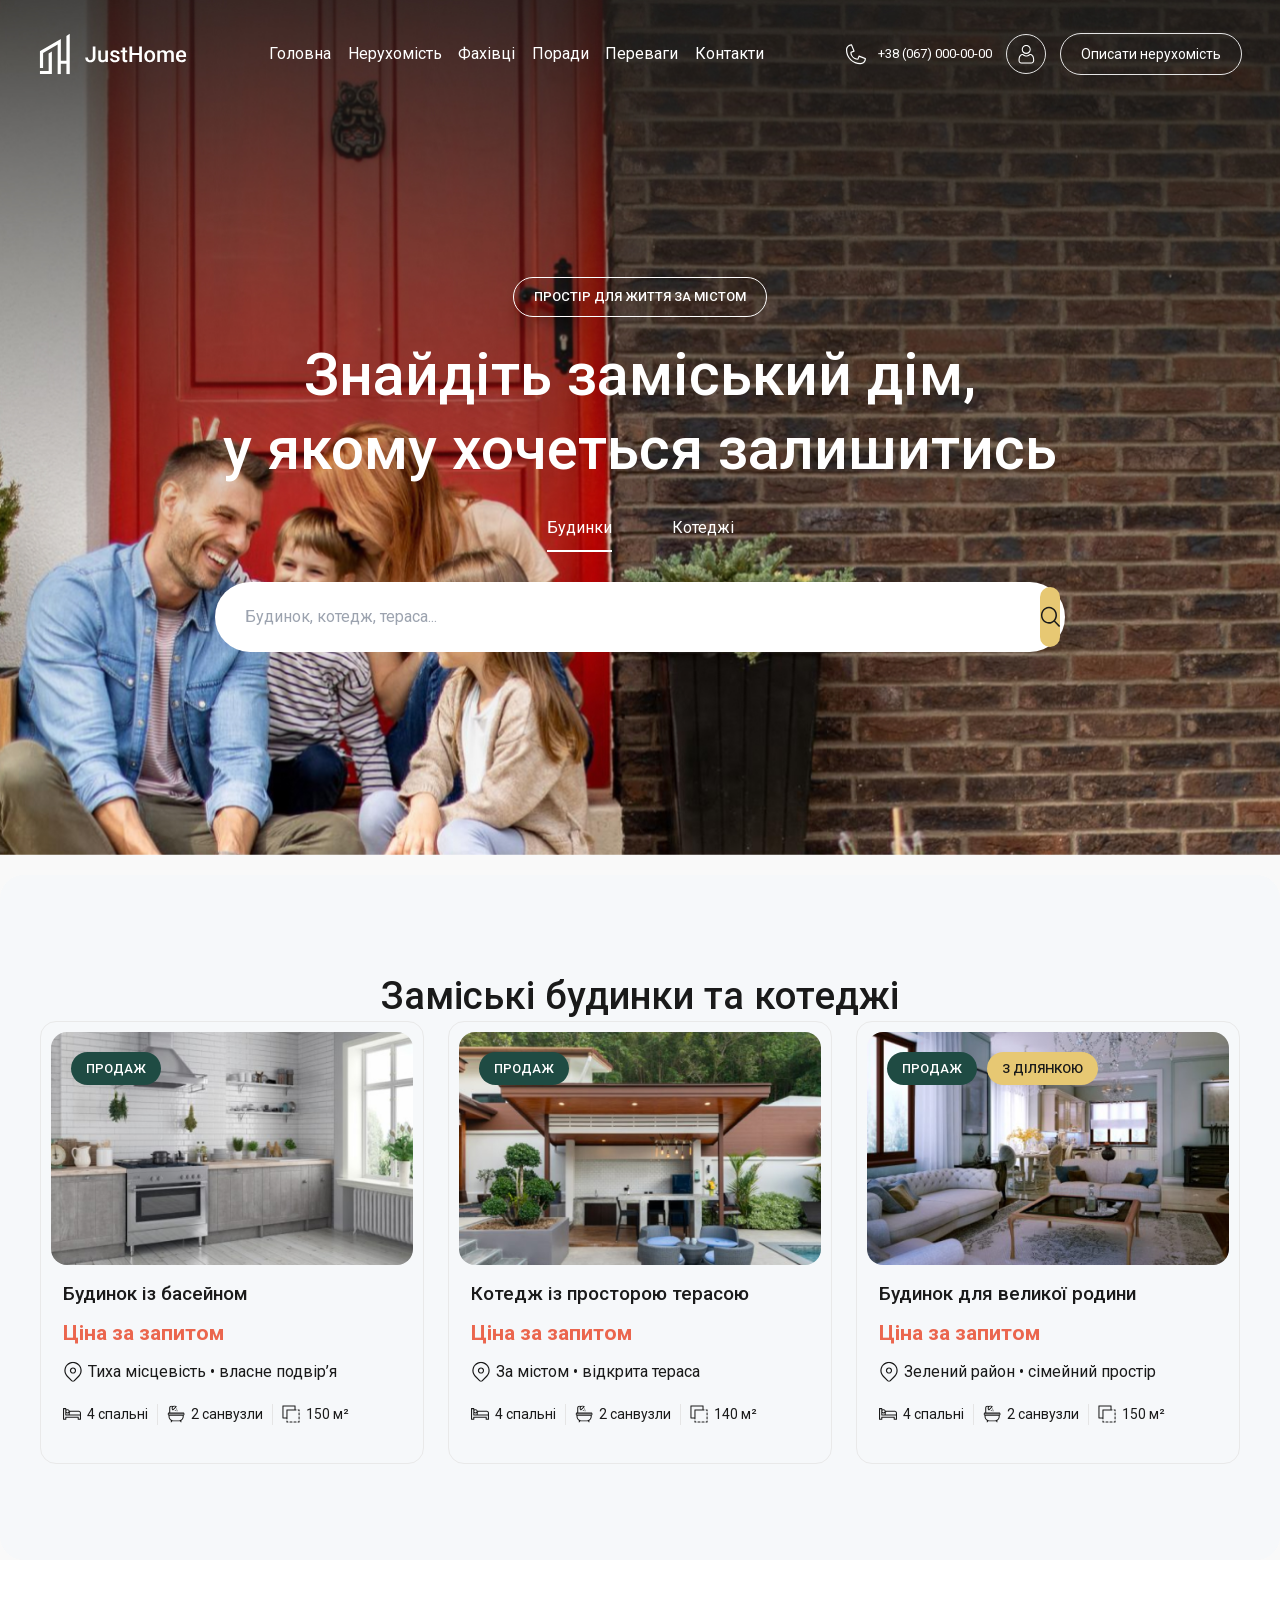
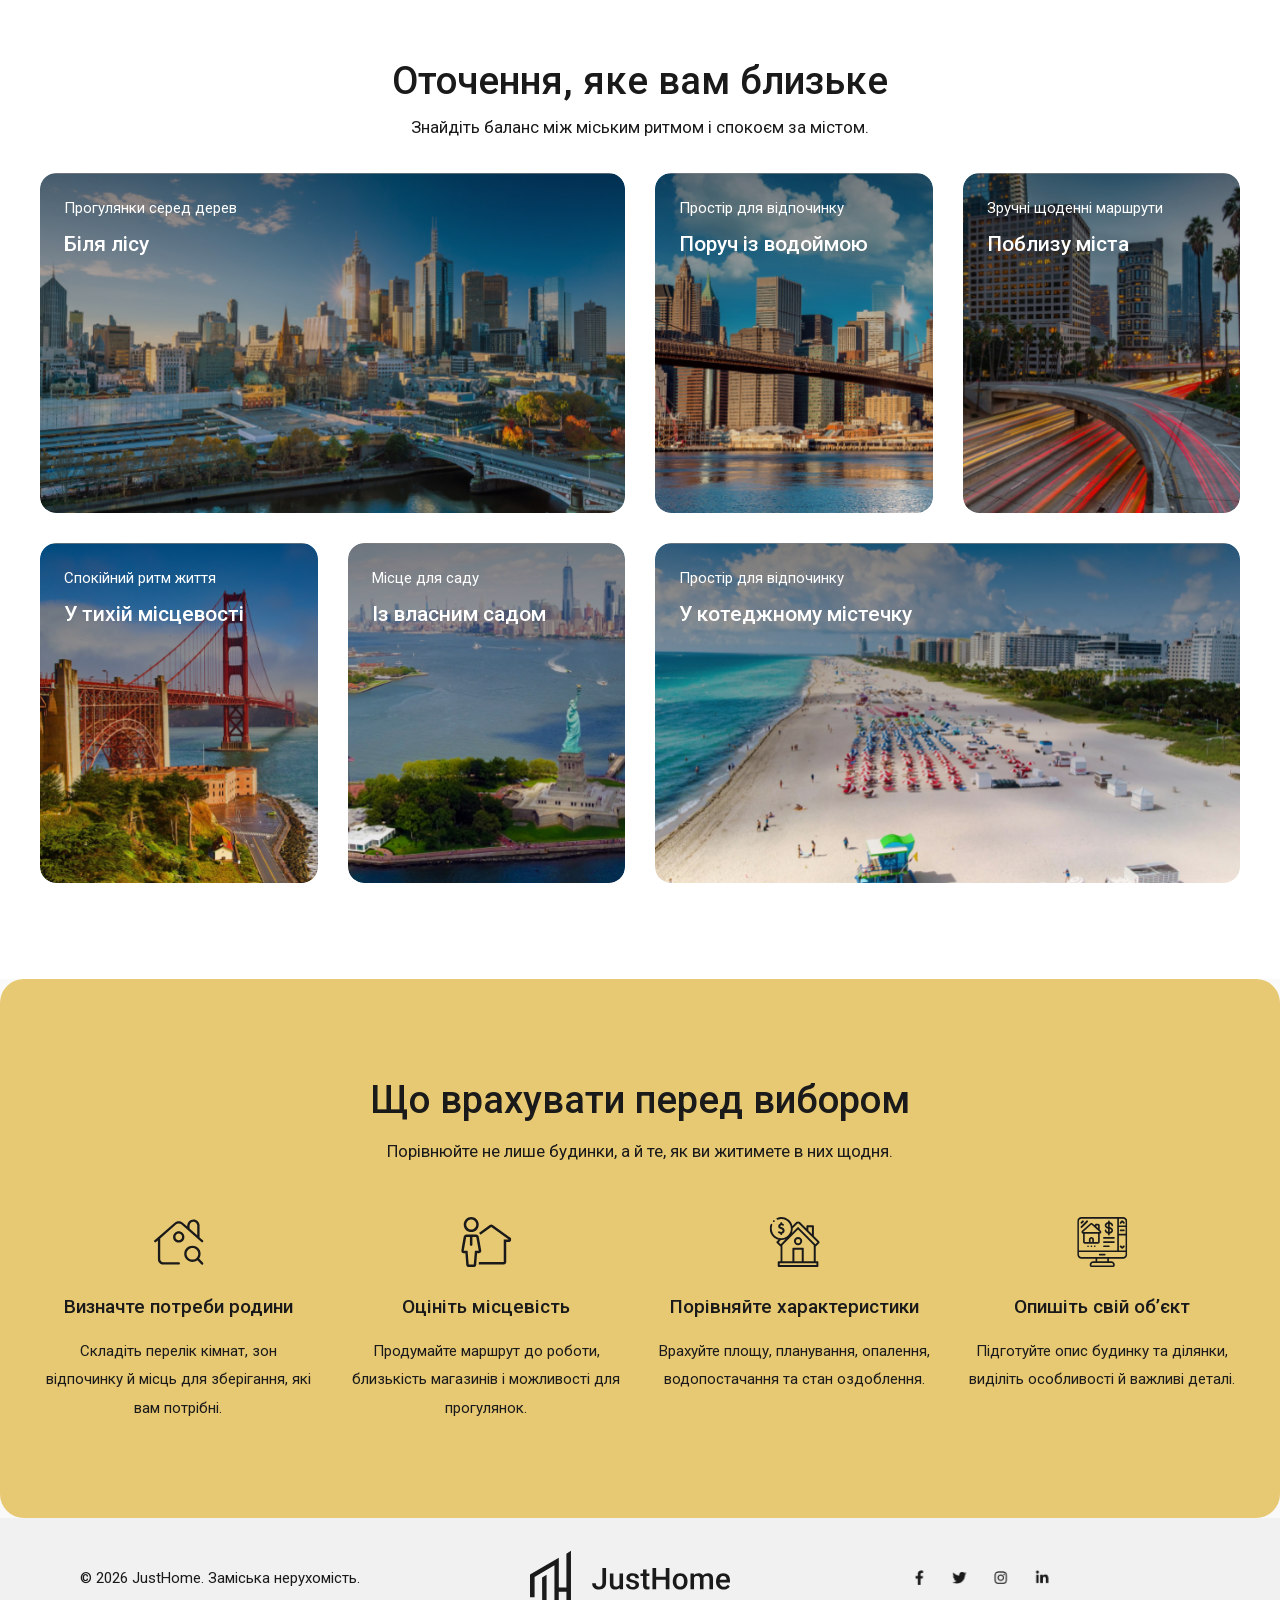
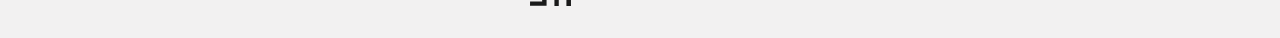
<file: listings.html>
<!DOCTYPE html>
<html lang="uk">

<head>
    <meta charSet="utf-8" />
    <meta name="viewport" content="width=device-width, initial-scale=1" />
    <link rel="preload" href="static/media/47cbc4e2adbc5db9-s.p.woff2" as="font" crossorigin="" type="font/woff2" />
    <meta http-equiv="X-UA-Compatible" content="IE=edge" />
    <title>Каталог заміської нерухомості | JustHome</title>
    <meta name="description" content="Заміські будинки, котеджі й вілли в JustHome. Порівнюйте формати житла, оточення, площу та можливості власної ділянки." />
    <link rel="icon" type="image/png" href="favicon.png" />
    <link rel="stylesheet" href="style.css">
</head>

<body data-page="listings" class="__className_372368">
    <header class="jh-site-header text-white absolute top-0 left-0 w-full py-[50px] px-[60px] flex justify-between items-center z-[1]">
        <div class="flex-1 flex items-start"><img alt="JustHome – заміська нерухомість" loading="lazy" width="150" height="43"
                decoding="async" data-nimg="1" class="w-[150px] h-[42px]" style="color:transparent"
                src="static/media/favicon.0dff46a0.svg" /></div>
        <button class="jh-menu-toggle" type="button" aria-controls="siteNavigation" aria-expanded="false" aria-label="Відкрити меню"><span></span><span></span><span></span></button>
        <div class="jh-navigation flex-1" id="siteNavigation">
            <nav aria-label="Основна навігація">
                <ul class="flex gap-5">
                    <li><a class="flex items-center gap-2" href="index.html">
                            <p class="text-nowrap">Головна</p>
                        </a></li>
                    <li><a class="flex items-center gap-2" href="listings.html">
                            <p class="text-nowrap">Нерухомість</p>
                        </a></li>
                    <li><a class="flex items-center gap-2" href="members.html">
                            <p class="text-nowrap">Фахівці</p>
                        </a></li>
                    <li><a class="flex items-center gap-2" href="404.html">
                            <p class="text-nowrap">Поради</p>
                        </a></li>
                    <li><a class="flex items-center gap-2" href="404.html">
                            <p class="text-nowrap">Переваги</p>
                        </a></li>
                    <li><a class="flex items-center gap-2" href="contacts.html">
                            <p class="text-nowrap">Контакти</p>
                        </a></li>
                </ul>
            </nav>
        </div>
        <div class="jh-header-actions flex gap-5 flex-1 items-center justify-end">
            <div class="flex items-center gap-3"><svg width="21" height="21" viewBox="0 0 21 21" fill="none"
                    xmlns="http://www.w3.org/2000/svg">
                    <path
                        d="M15.3531 20.25C13.5309 20.25 11.7531 19.9167 10.0198 19.25C8.19757 18.5389 6.58646 17.4722 5.18646 16.05C3.78646 14.6278 2.70868 13.0056 1.95312 11.1833C1.28646 9.45 0.953125 7.67222 0.953125 5.85C0.953125 4.82778 1.20868 3.89444 1.71979 3.05C2.2309 2.20555 2.90868 1.52778 3.75313 1.01667C4.59757 0.505554 5.5309 0.249998 6.55313 0.249998C6.81979 0.249998 6.99757 0.383333 7.08646 0.65L9.61979 6.91667C9.66424 7.05 9.65313 7.19444 9.58646 7.35C9.51979 7.50556 9.41979 7.60555 9.28646 7.65L6.55313 8.78333C6.59757 9.80556 6.88646 10.7611 7.41979 11.65C7.95313 12.5389 8.66424 13.25 9.55313 13.7833C10.442 14.3167 11.3976 14.6056 12.4198 14.65L13.5531 11.9167C13.5976 11.7833 13.6976 11.6833 13.8531 11.6167C14.0087 11.55 14.1531 11.5389 14.2865 11.5833L20.5531 14.1167C20.8198 14.2056 20.9531 14.3833 20.9531 14.65C20.9531 15.6722 20.6976 16.6056 20.1865 17.45C19.6753 18.2944 18.9976 18.9722 18.1531 19.4833C17.3087 19.9944 16.3753 20.25 15.3531 20.25ZM6.15313 1.45C5.04201 1.53889 4.09757 2.00555 3.31979 2.85C2.54201 3.69444 2.15313 4.69444 2.15313 5.85C2.15313 7.62778 2.48646 9.31667 3.15313 10.9167C3.81979 12.5167 4.77535 13.9389 6.01979 15.1833C7.26424 16.4278 8.68646 17.3833 10.2865 18.05C11.8865 18.7167 13.5753 19.05 15.3531 19.05C16.5087 19.05 17.5087 18.6611 18.3531 17.8833C19.1976 17.1056 19.6642 16.1611 19.7531 15.05L14.4198 12.9167L13.3531 15.5167C13.2642 15.7389 13.0865 15.85 12.8198 15.85C11.4865 15.85 10.242 15.5167 9.08646 14.85C7.9309 14.1833 7.01979 13.2722 6.35313 12.1167C5.68646 10.9611 5.35313 9.71667 5.35313 8.38333C5.35313 8.11667 5.46424 7.93889 5.68646 7.85L8.28646 6.78333L6.15313 1.45Z"
                        fill="white"></path>
                </svg>
                <p>+38 (067) 000-00-00</p>
            </div>
            <div class="w-10 h-10 border-[1px] border-white rounded-full flex items-center justify-center"><img
                    alt="акаунт" loading="lazy" width="17" height="17" decoding="async" data-nimg="1"
                    class="w-[20px] h-[20px]" style="color:transparent" src="static/media/account.3cb4188a.svg" /></div>
            <button
  type="button"
  class="w-fit h-[42.5px] px-5 border-[1px] border-white rounded-full flex items-center justify-center"
  data-modal-open="add-listing"
>
  Описати нерухомість
</button>
        </div>
    </header>
    <main>
        <section
            class="jh-section listings-section-1 bg-[url(&#x27;../assets/icons/hero.png&#x27;)] h-screen w-full bg-no-repeat flex items-center bg-contain justify-center text-[#fff]">
            <div class="flex flex-col justify-center items-center text-center gap-[21px]">
                <div
                    class="border-[1px] border-[#fff] w-fit px-5 h-[40px] rounded-full flex justify-center items-center">
                    <p class="text-[13px] leading-[38px] font-medium">ПРОСТІР ДЛЯ ЖИТТЯ ЗА МІСТОМ</p>
                </div>
                <h1 class="text-[60px] font-medium leading-[78px]">Знайдіть заміський дім, <br /> у якому хочеться залишитись</h1>
                <div class="mt-[9px] w-full flex flex-col gap-[30px]">
                    <div class="flex justify-center items-start gap-[60px]">
                        <div class="relative">
                            <p class="cursor-pointer">Будинки</p>
                            <div class="h-[2px] mt-[10px] w-full bg-[#fff]"></div>
                        </div>
                        <div class="relative">
                            <p class="cursor-pointer">Котеджі</p>
                        </div>
                    </div>
                    <div
                        class="bg-[#fff]  w-full h-[70px] rounded-[70px] pl-[30px] pr-[5px] py-[7px] text-[#000] flex items-center">
                        <input id="propertySearch" type="search" aria-label="Ознака або тип заміського житла" class="h-full w-full border-none focus:border-none focus:outline-0"
                            placeholder="Будинок, котедж, тераса..." />
                        <div class="bg-[#E7C873] min-w-[60px] h-[60px] flex justify-center items-center rounded-full">
                            <img alt="пошук" loading="lazy" width="21" height="21" decoding="async" data-nimg="1"
                                style="color:transparent" src="static/media/search.e3fde6bd.svg" /></div>
                    </div>
                </div>
            </div>
        </section>
        <section
            class="jh-section listings-section-2 mt-5 bg-[#F6F8FA] rounded-[24px] min-h-[593px] flex items-center justify-center flex-col text-[#1a1a1a] pt-[50px] pb-[150px]" id="properties">
            <h2 class="font-medium text-[40px] leading-[52px]">Заміські будинки та котеджі</h2>
            <div class="jh-property-grid flex gap-[30px]">
                <div
                    class="jh-property-card bg-white rounded-[16px] min-w-[450px] border-[1px] border-[#E9E9E9] p-2.5 pb-5 cursor-pointer">
                    <div class="relative"><img alt="Будинок із басейном" loading="lazy" width="425" height="297"
                            decoding="async" data-nimg="1" class="rounded-[16px]" style="color:transparent"
                            src="static/media/thumb1.93bd70fe.png" />
                        <div class="absolute top-[20px] left-[20px] flex items-center gap-[10px]">
                            <div class="bg-[#1F4B43] text-[#fff] rounded-[33px] px-[15px] uppercase ">
                                <p class="leading-[33px] text-[13px] font-medium">продаж</p>
                            </div>
                        </div>
                    </div>
                    <div class="p-[20px] flex flex-col gap-[10px]">
                        <div class="flex w-full justify-between items-center">
                            <h3 class="font-medium text-[19px] text-[#1a1a1a] leading-[22.8px]">Будинок із басейном</h3>
                            <p class="text-[#EB664E] font-semibold text-[21px] leading-[31.5px]">Ціна за запитом</p>
                        </div>
                        <div class="flex gap-[5px]"><img alt="Місцевість" loading="lazy" width="20" height="21"
                                decoding="async" data-nimg="1" style="color:transparent"
                                src="static/media/location.7c67a481.svg" />
                            <p>Тиха місцевість • власне подвір’я</p>
                        </div>
                        <div class="divide-x-[1px] flex mt-[10px]">
                            <div class="flex items-center pr-[15px] gap-[10px]"><img alt="Спальні" loading="lazy" width="20"
                                    height="21" decoding="async" data-nimg="1" style="color:transparent"
                                    src="static/media/bed.19f3c9d7.svg" />
                                <p>4
                                    <!-- --> спальні
                                </p>
                            </div>
                            <div class="flex items-center px-[15px] gap-[10px]"><img alt="Санвузли" loading="lazy"
                                    width="21" height="21" decoding="async" data-nimg="1" style="color:transparent"
                                    src="static/media/bath.e63a559f.svg" />
                                <p>2
                                    <!-- --> санвузли
                                </p>
                            </div>
                            <div class="flex items-center px-[15px] gap-[10px]"><img alt="Площа будинку" loading="lazy"
                                    width="21" height="21" decoding="async" data-nimg="1" style="color:transparent"
                                    src="static/media/sqft.28139973.svg" />
                                <p>150
                                    <!-- --> м²
                                </p>
                            </div>
                        </div>
                    </div>
                </div>
                <div
                    class="jh-property-card bg-white rounded-[16px] min-w-[450px] border-[1px] border-[#E9E9E9] p-2.5 pb-5 cursor-pointer">
                    <div class="relative"><img alt="Будинок із терасою" loading="lazy" width="425" height="297"
                            decoding="async" data-nimg="1" class="rounded-[16px]" style="color:transparent"
                            src="static/media/thumb2.8dca7746.png" />
                        <div class="absolute top-[20px] left-[20px] flex items-center gap-[10px]">
                            <div class="bg-[#1F4B43] text-[#fff] rounded-[33px] px-[15px] uppercase ">
                                <p class="leading-[33px] text-[13px] font-medium">продаж</p>
                            </div>
                        </div>
                    </div>
                    <div class="p-[20px] flex flex-col gap-[10px]">
                        <div class="flex w-full justify-between items-center">
                            <h3 class="font-medium text-[19px] text-[#1a1a1a] leading-[22.8px]">Котедж із просторою терасою</h3>
                            <p class="text-[#EB664E] font-semibold text-[21px] leading-[31.5px]">Ціна за запитом</p>
                        </div>
                        <div class="flex gap-[5px]"><img alt="Місцевість" loading="lazy" width="20" height="21"
                                decoding="async" data-nimg="1" style="color:transparent"
                                src="static/media/location.7c67a481.svg" />
                            <p>За містом • відкрита тераса</p>
                        </div>
                        <div class="divide-x-[1px] flex mt-[10px]">
                            <div class="flex items-center pr-[15px] gap-[10px]"><img alt="Спальні" loading="lazy" width="20"
                                    height="21" decoding="async" data-nimg="1" style="color:transparent"
                                    src="static/media/bed.19f3c9d7.svg" />
                                <p>4
                                    <!-- --> спальні
                                </p>
                            </div>
                            <div class="flex items-center px-[15px] gap-[10px]"><img alt="Санвузли" loading="lazy"
                                    width="21" height="21" decoding="async" data-nimg="1" style="color:transparent"
                                    src="static/media/bath.e63a559f.svg" />
                                <p>2
                                    <!-- --> санвузли
                                </p>
                            </div>
                            <div class="flex items-center px-[15px] gap-[10px]"><img alt="Площа будинку" loading="lazy"
                                    width="21" height="21" decoding="async" data-nimg="1" style="color:transparent"
                                    src="static/media/sqft.28139973.svg" />
                                <p>140
                                    <!-- --> м²
                                </p>
                            </div>
                        </div>
                    </div>
                </div>
                <div
                    class="jh-property-card bg-white rounded-[16px] min-w-[450px] border-[1px] border-[#E9E9E9] p-2.5 pb-5 cursor-pointer">
                    <div class="relative"><img alt="Сімейний будинок" loading="lazy" width="425" height="297"
                            decoding="async" data-nimg="1" class="rounded-[16px]" style="color:transparent"
                            src="static/media/thumb3.57127da7.png" />
                        <div class="absolute top-[20px] left-[20px] flex items-center gap-[10px]">
                            <div class="bg-[#1F4B43] text-[#fff] rounded-[33px] px-[15px] uppercase ">
                                <p class="leading-[33px] text-[13px] font-medium">продаж</p>
                            </div>
                            <div
                                class="bg-[#1F4B43] text-[#fff] rounded-[33px] px-[15px] uppercase !bg-[#E7C873] !text-[#1a1a1a]">
                                <p class="leading-[33px] text-[13px] font-medium">з ділянкою</p>
                            </div>
                        </div>
                    </div>
                    <div class="p-[20px] flex flex-col gap-[10px]">
                        <div class="flex w-full justify-between items-center">
                            <h3 class="font-medium text-[19px] text-[#1a1a1a] leading-[22.8px]">Будинок для великої родини</h3>
                            <p class="text-[#EB664E] font-semibold text-[21px] leading-[31.5px]">Ціна за запитом</p>
                        </div>
                        <div class="flex gap-[5px]"><img alt="Місцевість" loading="lazy" width="20" height="21"
                                decoding="async" data-nimg="1" style="color:transparent"
                                src="static/media/location.7c67a481.svg" />
                            <p>Зелений район • сімейний простір</p>
                        </div>
                        <div class="divide-x-[1px] flex mt-[10px]">
                            <div class="flex items-center pr-[15px] gap-[10px]"><img alt="Спальні" loading="lazy" width="20"
                                    height="21" decoding="async" data-nimg="1" style="color:transparent"
                                    src="static/media/bed.19f3c9d7.svg" />
                                <p>4
                                    <!-- --> спальні
                                </p>
                            </div>
                            <div class="flex items-center px-[15px] gap-[10px]"><img alt="Санвузли" loading="lazy"
                                    width="21" height="21" decoding="async" data-nimg="1" style="color:transparent"
                                    src="static/media/bath.e63a559f.svg" />
                                <p>2
                                    <!-- --> санвузли
                                </p>
                            </div>
                            <div class="flex items-center px-[15px] gap-[10px]"><img alt="Площа будинку" loading="lazy"
                                    width="21" height="21" decoding="async" data-nimg="1" style="color:transparent"
                                    src="static/media/sqft.28139973.svg" />
                                <p>150
                                    <!-- --> м²
                                </p>
                            </div>
                        </div>
                    </div>
                </div>
            </div>
        </section>
        <section class="jh-section listings-section-3 min-h-[1300px] flex items-center justify-center flex-col bg-[#fff]">
            <h3 class="text-[#1a1a1a] leading-[51px] text-[40px] font-medium">Оточення, яке вам близьке</h3>
            <p class="mt-[5px] mb-[30px] text-[#1a1a1a] leading-[32.3px] text-[17px]">Знайдіть баланс між міським ритмом і спокоєм за містом.</p>
            <div class="grid grid-cols-4 gap-[30px] h-[830px] w-full grid-rows-2 max-w-[1400px]">
                <div class="relative border-[#000] rounded-[16px] h-fit col-span-2"><img alt="Оточення житлової забудови" loading="lazy"
                        width="685" height="396" decoding="async" data-nimg="1" class="rounded-[16px] h-full"
                        style="color:transparent"
                        src="static/media/c1.jpg.b79a6570.png" />
                    <div class="absolute inset-0 bg-gradient-to-b from-[#000] to-transparent opacity-50 rounded-[16px]">
                    </div>
                    <div class="absolute top-[45px] left-[50px] text-white flex flex-col gap-[10px]">
                        <p class="text-[15px]">Прогулянки серед дерев</p>
                        <h4 class="text-[21px] font-medium">Біля лісу</h4>
                    </div>
                </div>
                <div class="relative border-[#000] rounded-[16px] h-fit "><img alt="Оточення житлової забудови" loading="lazy" width="328"
                        height="396" decoding="async" data-nimg="1" class="rounded-[16px] h-full"
                        style="color:transparent"
                        src="static/media/c2.jpg.2232b9fa.png" />
                    <div class="absolute inset-0 bg-gradient-to-b from-[#000] to-transparent opacity-50 rounded-[16px]">
                    </div>
                    <div class="absolute top-[45px] left-[50px] text-white flex flex-col gap-[10px]">
                        <p class="text-[15px]">Простір для відпочинку</p>
                        <h4 class="text-[21px] font-medium">Поруч із водоймою</h4>
                    </div>
                </div>
                <div class="relative border-[#000] rounded-[16px] h-fit "><img alt="Оточення житлової забудови" loading="lazy" width="328"
                        height="396" decoding="async" data-nimg="1" class="rounded-[16px] h-full"
                        style="color:transparent"
                        src="static/media/c3.jpg.f4b44095.png" />
                    <div class="absolute inset-0 bg-gradient-to-b from-[#000] to-transparent opacity-50 rounded-[16px]">
                    </div>
                    <div class="absolute top-[45px] left-[50px] text-white flex flex-col gap-[10px]">
                        <p class="text-[15px]">Зручні щоденні маршрути</p>
                        <h4 class="text-[21px] font-medium">Поблизу міста</h4>
                    </div>
                </div>
                <div class="relative border-[#000] rounded-[16px] h-fit "><img alt="Оточення житлової забудови" loading="lazy" width="328"
                        height="396" decoding="async" data-nimg="1" class="rounded-[16px] h-full"
                        style="color:transparent"
                        src="static/media/c4.jpg.50fa6388.png" />
                    <div class="absolute inset-0 bg-gradient-to-b from-[#000] to-transparent opacity-50 rounded-[16px]">
                    </div>
                    <div class="absolute top-[45px] left-[50px] text-white flex flex-col gap-[10px]">
                        <p class="text-[15px]">Спокійний ритм життя</p>
                        <h4 class="text-[21px] font-medium">У тихій місцевості</h4>
                    </div>
                </div>
                <div class="relative border-[#000] rounded-[16px] h-fit "><img alt="Оточення житлової забудови" loading="lazy" width="328"
                        height="396" decoding="async" data-nimg="1" class="rounded-[16px] h-full"
                        style="color:transparent"
                        src="static/media/c5.jpg.d8a8e4c4.png" />
                    <div class="absolute inset-0 bg-gradient-to-b from-[#000] to-transparent opacity-50 rounded-[16px]">
                    </div>
                    <div class="absolute top-[45px] left-[50px] text-white flex flex-col gap-[10px]">
                        <p class="text-[15px]">Місце для саду</p>
                        <h4 class="text-[21px] font-medium">Із власним садом</h4>
                    </div>
                </div>
                <div class="relative border-[#000] rounded-[16px] h-fit col-span-2"><img alt="Оточення житлової забудови" loading="lazy"
                        width="685" height="396" decoding="async" data-nimg="1" class="rounded-[16px] h-full"
                        style="color:transparent"
                        src="static/media/c6.jpg.26213eb4.png" />
                    <div class="absolute inset-0 bg-gradient-to-b from-[#000] to-transparent opacity-50 rounded-[16px]">
                    </div>
                    <div class="absolute top-[45px] left-[50px] text-white flex flex-col gap-[10px]">
                        <p class="text-[15px]">Простір для відпочинку</p>
                        <h4 class="text-[21px] font-medium">У котеджному містечку</h4>
                    </div>
                </div>
            </div>
        </section>
        <section
            class="jh-section listings-section-4 min-h-[655px] rounded-[24px] bg-[#E7C873] text-[#1a1a1a] flex items-center justify-center text-center" id="benefits">
            <div>
                <div class="mb-[50px]">
                    <h3 class="text-[40px] leading-[52px] font-medium  mb-[10px]">Що врахувати перед вибором</h3>
                    <p class="text-[17px] leading-[32.3px]">Порівнюйте не лише будинки, а й те, як ви житимете в них щодня.</p>
                </div>
                <div class="jh-feature-list flex gap-[75px]">
                    <div class="flex flex-col items-center gap-[15px] max-w-[300px] text-[#1a1a1a]"><img
                            alt="Знайдіть свій майбутній дім" loading="lazy" width="51" height="51" decoding="async"
                            data-nimg="1" class="mb-[10px]" style="color:transparent"
                            src="static/media/findHome.8b4408c9.svg" />
                        <h4 class="text-[19px] font-medium">Визначте потреби родини</h4>
                        <p class="text-[15px] leading-[28.5px]">Складіть перелік кімнат, зон відпочинку й місць для зберігання, які вам потрібні.</p>
                    </div>
                    <div class="flex flex-col items-center gap-[15px] max-w-[300px] text-[#1a1a1a]"><img
                            alt="Досвідчені агенти" loading="lazy" width="51" height="51" decoding="async" data-nimg="1"
                            class="mb-[10px]" style="color:transparent" src="static/media/agent.af3ea56e.svg" />
                        <h4 class="text-[19px] font-medium">Оцініть місцевість</h4>
                        <p class="text-[15px] leading-[28.5px]">Продумайте маршрут до роботи, близькість магазинів і можливості для прогулянок.</p>
                    </div>
                    <div class="flex flex-col items-center gap-[15px] max-w-[300px] text-[#1a1a1a]"><img
                            alt="Порівняння будинків" loading="lazy" width="51" height="51" decoding="async"
                            data-nimg="1" class="mb-[10px]" style="color:transparent"
                            src="static/media/buy.f119d9cd.svg" />
                        <h4 class="text-[19px] font-medium">Порівняйте характеристики</h4>
                        <p class="text-[15px] leading-[28.5px]">Врахуйте площу, планування, опалення, водопостачання та стан оздоблення.
                        </p>
                    </div>
                    <div class="flex flex-col items-center gap-[15px] max-w-[300px] text-[#1a1a1a]"><img
                            alt="Опис нерухомості" loading="lazy" width="51" height="51" decoding="async"
                            data-nimg="1" class="mb-[10px]" style="color:transparent"
                            src="static/media/listProperty.a73baf1d.svg" />
                        <h4 class="text-[19px] font-medium">Опишіть свій об’єкт</h4>
                        <p class="text-[15px] leading-[28.5px]">Підготуйте опис будинку та ділянки, виділіть особливості й важливі деталі.</p>
                    </div>
                </div>
            </div>
        </section>
    </main>
    <footer class="w-full bg-[#F2F1F1] h-[100px] flex justify-center text-[#1a1a1a]">
        <div class="max-w-[1200px] w-full flex justify-between items-center py-5 px-10">
            <p class="text-[15px] leading-[30px]">© 2026 JustHome. Заміська нерухомість.</p><a href='index.html'><img alt="JustHome" loading="lazy"
                width="200" height="58" decoding="async" data-nimg="1" style="color:transparent"
                src="static/media/faviconFull.dfddb7ac.svg" /></a><img alt="Соціальні мережі" loading="lazy" width="1283"
                height="161" decoding="async" data-nimg="1" class="max-h-[40px] object-contain max-w-[300px]"
                style="color:transparent"
                src="static/media/socialList.fddc19bd.png" />
        </div>
    </footer>

<!-- MODAL: Додати нерухомість -->
<div id="addListingModal" class="jh-modal" aria-hidden="true">
    <div class="jh-modal__overlay" data-modal-overlay></div>
  
    <div class="jh-modal__dialog" data-modal-dialog role="dialog" aria-modal="true" aria-labelledby="listingModalTitle" aria-describedby="listingModalDescription" tabindex="-1">
      <button
        type="button"
        class="jh-modal__close"
        aria-label="Закрити"
        data-modal-close
      >
        ×
      </button>
  
      <h2 id="listingModalTitle" class="jh-modal__title">Описати нерухомість</h2>
      <p id="listingModalDescription" class="jh-modal__subtitle">Опишіть заміське житло: його розташування, площу та особливості ділянки.</p>
  
      <form id="addListingForm" class="jh-modal__form" novalidate>
        <div class="jh-modal__field">
          <label for="listingName">Назва об’єкта *</label>
          <input id="listingName" name="listingName" type="text" required minlength="5" maxlength="100" placeholder="Будинок із садом і терасою" aria-describedby="listingNameError" />
          <p id="listingNameError" class="jh-field-error" aria-live="polite"></p>
        </div>
        <div class="jh-modal__field">
          <label for="listingCity">Населений пункт або місцевість *</label>
          <input id="listingCity" name="listingCity" type="text" required minlength="2" maxlength="100" placeholder="Село, селище або передмістя" aria-describedby="listingCityError" />
          <p id="listingCityError" class="jh-field-error" aria-live="polite"></p>
        </div>
        <div class="jh-modal__field">
          <label for="listingType">Тип заміської нерухомості *</label>
          <select id="listingType" name="listingType" required aria-describedby="listingTypeError">
            <option value="">Оберіть тип житла</option>
            <option value="house">Заміський будинок</option>
            <option value="cottage">Котедж</option>
            <option value="dacha">Дача</option>
            <option value="townhouse">Таунхаус</option>
            <option value="villa">Вілла</option>
          </select>
          <p id="listingTypeError" class="jh-field-error" aria-live="polite"></p>
        </div>
        <div class="jh-modal__field">
          <label for="listingArea">Площа будинку, м² *</label>
          <input id="listingArea" name="listingArea" type="number" inputmode="decimal" required min="10" max="5000" step="0.1" placeholder="150" aria-describedby="listingAreaError" />
          <p id="listingAreaError" class="jh-field-error" aria-live="polite"></p>
        </div>
        <div class="jh-modal__field">
          <label for="listingComment">Опис будинку та ділянки *</label>
          <textarea id="listingComment" name="listingComment" rows="3" required minlength="20" maxlength="1500" placeholder="Розкажіть про планування, комунікації, подвір’я та оточення." aria-describedby="listingCommentError"></textarea>
          <p id="listingCommentError" class="jh-field-error" aria-live="polite"></p>
        </div>
        <button type="submit" class="jh-modal__submit">Готово</button>
        <p class="jh-modal__note">* Обов’язкові поля. Перевірте назву, місцевість, площу та опис будинку.</p>
      </form>
    </div>
  </div>
  <!-- /MODAL -->
  <!-- Кнопка ВГОРУ -->
<button id="scrollToTop" class="jh-up-button" aria-label="Прокрутити догори">
    ↑
  </button>

    <script src="static/chunks/webpack-dfe96dc7476cfd49.js" async=""></script>
    <script>(self.__next_f = self.__next_f || []).push([0]); self.__next_f.push([2, null])</script>
    <script>self.__next_f.push([1, "1:HL[\"static/media/47cbc4e2adbc5db9-s.p.woff2\",\"font\",{\"crossOrigin\":\"\",\"type\":\"font/woff2\"}]\n2:HL[\"static/css/1dcfb8277def64c0.css\",\"style\"]\n"])</script>
    <script>self.__next_f.push([1, "3:I[5751,[],\"\"]\n5:I[7426,[\"173\",\"static/chunks/173-9106f92cce5a6056.js\",\"311\",\"static/chunks/app/listings/page-3797e0283bca462d.js\"],\"ListingHero\"]\n6:I[8173,[\"173\",\"static/chunks/173-9106f92cce5a6056.js\",\"311\",\"static/chunks/app/listings/page-3797e0283bca462d.js\"],\"Image\"]\nb:I[9275,[],\"\"]\nc:I[1343,[],\"\"]\nd:I[231,[\"173\",\"static/chunks/173-9106f92cce5a6056.js\",\"588\",\"static/chunks/588-d19ba7576f205e8c.js\",\"185\",\"static/chunks/app/layout-9f01074ff243e72d.js\"],\"\"]\n11:I[6130,[],\"\"]\n7:{\"src\":\"static/media/location.7c67a481.svg\",\"height\":21,\"width\":20,\"blurWidth\":0,\"blurHeight\":0}\n8:{\"src\":\"static/media/bed.19f3c9d7.svg\",\"height\":21,\"width\":20,\"blurWidth\":0,\"blurHeight\":0}\n9:{\"src\":\"static/media/bath.e63a559f.svg\",\"height\":21,\"width\":21,\"blurWidth\":0,\"blurHeight\":0}\na:{\"src\":\"static/media/sqft.28139973.svg\",\"height\":21,\"width\":21,\"blurWidth\":0,\"blurHeight\":0}\ne:{\"src\":\"static/media/arrow.2fd90c51.png\",\"height\":9,\"width\":17,\"blurDataURL\":\"[data-uri]\",\"blurWidth\":8,\"blurHeight\":4}\nf:T657,M15.3531 20.25C13.5309 20.25 11.7531 19.9167 10.0198 19.25C8.19757 18.5389 6.58646 17.4722 5.18646 16.05C3.78646 14.6278 2.70868 13.0056 1.95312 11.1833C1.28646 9.45 0.953125 7.67222 0.953125 5.85C0.953125 4.82778 1.20868 3.89444 1.71979 3.05C2.2309 2.20555 2.90868 1.52778 3.75313 1.01667C4.59757 0.505554 5.5309 0.249998 6.55313 0.249998C6.81979 0.249998 6.99757 0.383333 7.08646 0.65L9.61979 6.91667C9.66424 7.05 9.65313 7.19444 9.58646 7.35C9.51979 7.50556 9.41979 7.60555 9.28646 7.65L6.55313 8.78333C6.59757 9.80556 6.88646 10.7611 7.41979 11.65C7.95313 12.5389 8.66424 13.25 9.55313 13.7833C10.442 14.3167 11.3976 14.6056 12.4198 14.65L13.5531 11.9167C13.5976 11.7833 13.6976 11.6833 13.8531 11.6167C14.0087 11.55 14.1531 11.5389 14.2865 11.5833L20.5531 14.1167C20.8198 14.205"])</script>
    <script>self.__next_f.push([1, "6 20.9531 14.3833 20.9531 14.65C20.9531 15.6722 20.6976 16.6056 20.1865 17.45C19.6753 18.2944 18.9976 18.9722 18.1531 19.4833C17.3087 19.9944 16.3753 20.25 15.3531 20.25ZM6.15313 1.45C5.04201 1.53889 4.09757 2.00555 3.31979 2.85C2.54201 3.69444 2.15313 4.69444 2.15313 5.85C2.15313 7.62778 2.48646 9.31667 3.15313 10.9167C3.81979 12.5167 4.77535 13.9389 6.01979 15.1833C7.26424 16.4278 8.68646 17.3833 10.2865 18.05C11.8865 18.7167 13.5753 19.05 15.3531 19.05C16.5087 19.05 17.5087 18.6611 18.3531 17.8833C19.1976 17.1056 19.6642 16.1611 19.7531 15.05L14.4198 12.9167L13.3531 15.5167C13.2642 15.7389 13.0865 15.85 12.8198 15.85C11.4865 15.85 10.242 15.5167 9.08646 14.85C7.9309 14.1833 7.01979 13.2722 6.35313 12.1167C5.68646 10.9611 5.35313 9.71667 5.35313 8.38333C5.35313 8.11667 5.46424 7.93889 5.68646 7.85L8.28646 6.78333L6.15313 1.45Z12:[]\n"])</script>
    <script>self.__next_f.push([1, "0:[[[\"$\",\"link\",\"0\",{\"rel\":\"stylesheet\",\"href\":\"static/css/1dcfb8277def64c0.css\",\"precedence\":\"next\",\"crossOrigin\":\"$undefined\"}]],[\"$\",\"$L3\",null,{\"buildId\":\"PHjTC5wL8X0aXzRV-hdHt\",\"assetPrefix\":\"\",\"initialCanonicalUrl\":\"/listings\",\"initialTree\":[\"\",{\"children\":[\"listings\",{\"children\":[\"__PAGE__\",{}]}]},\"$undefined\",\"$undefined\",true],\"initialSeedData\":[\"\",{\"children\":[\"listings\",{\"children\":[\"__PAGE__\",{},[[\"$L4\",[\"$\",\"main\",null,{\"children\":[[\"$\",\"$L5\",null,{}],[\"$\",\"section\",null,{\"className\":\"mt-5 bg-[#F6F8FA] rounded-[24px] min-h-[593px] flex items-center justify-center flex-col text-[#1a1a1a] pt-[50px] pb-[150px]\",\"children\":[[\"$\",\"h2\",null,{\"className\":\"font-medium text-[40px] leading-[52px]\",\"children\":\"Заміські будинки та котеджі\"}],[\"$\",\"p\",null,{\"className\":\"text-[17px] leading-[32.3px] mt-[5px] mb-[30px]\",\"children\":\"Зображення ілюструють формати житла; характеристики наведено для прикладу.\"}],[\"$\",\"div\",null,{\"className\":\"flex gap-[30px]\",\"children\":[[\"$\",\"div\",null,{\"className\":\"bg-white rounded-[16px] min-w-[450px] border-[1px] border-[#E9E9E9] p-2.5 pb-5 cursor-pointer\",\"onClick\":\"$undefined\",\"children\":[[\"$\",\"div\",null,{\"className\":\"relative\",\"children\":[[\"$\",\"$L6\",null,{\"className\":\"rounded-[16px]\",\"src\":{\"src\":\"static/media/thumb1.93bd70fe.png\",\"height\":297,\"width\":425,\"blurDataURL\":\"[data-uri]\",\"blurWidth\":8,\"blurHeight\":6},\"alt\":\"Будинок із басейном\"}],[\"$\",\"div\",null,{\"className\":\"absolute top-[20px] left-[20px] flex items-center gap-[10px]\",\"children\":[[\"$\",\"div\",\"продаж\",{\"className\":\"bg-[#1F4B43] text-[#fff] rounded-[33px] px-[15px] uppercase \",\"children\":[\"$\",\"p\",null,{\"className\":\"leading-[33px] text-[13px] font-medium\",\"children\":\"продаж\"}]}]]}]]}],[\"$\",\"div\",null,{\"className\":\"p-[20px] flex flex-col gap-[10px]\",\"children\":[[\"$\",\"div\",null,{\"className\":\"flex w-full justify-between items-center\",\"children\":[[\"$\",\"h3\",null,{\"className\":\"font-medium text-[19px] text-[#1a1a1a] leading-[22.8px]\",\"children\":\"Будинок із басейном\"}],[\"$\",\"p\",null,{\"className\":\"text-[#EB664E] font-semibold text-[21px] leading-[31.5px]\",\"children\":\"$$280 000\"}]]}],[\"$\",\"div\",null,{\"className\":\"flex gap-[5px]\",\"children\":[[\"$\",\"$L6\",null,{\"src\":{\"src\":\"static/media/location.7c67a481.svg\",\"height\":21,\"width\":20,\"blurWidth\":0,\"blurHeight\":0},\"alt\":\"location\"}],[\"$\",\"p\",null,{\"children\":\"Тиха місцевість • власне подвір’я\"}]]}],[\"$\",\"div\",null,{\"className\":\"divide-x-[1px] flex mt-[10px]\",\"children\":[[\"$\",\"div\",null,{\"className\":\"flex items-center pr-[15px] gap-[10px]\",\"children\":[[\"$\",\"$L6\",null,{\"src\":{\"src\":\"static/media/bed.19f3c9d7.svg\",\"height\":21,\"width\":20,\"blurWidth\":0,\"blurHeight\":0},\"alt\":\"bed\"}],\" \",[\"$\",\"p\",null,{\"children\":[4,\"спальні\"]}]]}],[\"$\",\"div\",null,{\"className\":\"flex items-center px-[15px] gap-[10px]\",\"children\":[[\"$\",\"$L6\",null,{\"src\":{\"src\":\"static/media/bath.e63a559f.svg\",\"height\":21,\"width\":21,\"blurWidth\":0,\"blurHeight\":0},\"alt\":\"bath\"}],\" \",[\"$\",\"p\",null,{\"children\":[2,\"санвузли\"]}]]}],[\"$\",\"div\",null,{\"className\":\"flex items-center px-[15px] gap-[10px]\",\"children\":[[\"$\",\"$L6\",null,{\"src\":{\"src\":\"static/media/sqft.28139973.svg\",\"height\":21,\"width\":21,\"blurWidth\":0,\"blurHeight\":0},\"alt\":\"м²\"}],\" \",[\"$\",\"p\",null,{\"children\":[450,\"м²\"]}]]}]]}]]}]]}],[\"$\",\"div\",null,{\"className\":\"bg-white rounded-[16px] min-w-[450px] border-[1px] border-[#E9E9E9] p-2.5 pb-5 cursor-pointer\",\"onClick\":\"$undefined\",\"children\":[[\"$\",\"div\",null,{\"className\":\"relative\",\"children\":[[\"$\",\"$L6\",null,{\"className\":\"rounded-[16px]\",\"src\":{\"src\":\"static/media/thumb2.8dca7746.png\",\"height\":297,\"width\":425,\"blurDataURL\":\"[data-uri]\",\"blurWidth\":8,\"blurHeight\":6},\"alt\":\"Котедж із просторою терасою\"}],[\"$\",\"div\",null,{\"className\":\"absolute top-[20px] left-[20px] flex items-center gap-[10px]\",\"children\":[[\"$\",\"div\",\"продаж\",{\"className\":\"bg-[#1F4B43] text-[#fff] rounded-[33px] px-[15px] uppercase \",\"children\":[\"$\",\"p\",null,{\"className\":\"leading-[33px] text-[13px] font-medium\",\"children\":\"продаж\"}]}]]}]]}],[\"$\",\"div\",null,{\"className\":\"p-[20px] flex flex-col gap-[10px]\",\"children\":[[\"$\",\"div\",null,{\"className\":\"flex w-full justify-between items-center\",\"children\":[[\"$\",\"h3\",null,{\"className\":\"font-medium text-[19px] text-[#1a1a1a] leading-[22.8px]\",\"children\":\"Котедж із просторою терасою\"}],[\"$\",\"p\",null,{\"className\":\"text-[#EB664E] font-semibold text-[21px] leading-[31.5px]\",\"children\":\"$$250\"}]]}],[\"$\",\"div\",null,{\"className\":\"flex gap-[5px]\",\"children\":[[\"$\",\"$L6\",null,{\"src\":\"$7\",\"alt\":\"location\"}],[\"$\",\"p\",null,{\"children\":\"За містом • відкрита тераса\"}]]}],[\"$\",\"div\",null,{\"className\":\"divide-x-[1px] flex mt-[10px]\",\"children\":[[\"$\",\"div\",null,{\"className\":\"flex items-center pr-[15px] gap-[10px]\",\"children\":[[\"$\",\"$L6\",null,{\"src\":\"$8\",\"alt\":\"bed\"}],\" \",[\"$\",\"p\",null,{\"children\":[4,\"спальні\"]}]]}],[\"$\",\"div\",null,{\"className\":\"flex items-center px-[15px] gap-[10px]\",\"children\":[[\"$\",\"$L6\",null,{\"src\":\"$9\",\"alt\":\"bath\"}],\" \",[\"$\",\"p\",null,{\"children\":[2,\"санвузли\"]}]]}],[\"$\",\"div\",null,{\"className\":\"flex items-center px-[15px] gap-[10px]\",\"children\":[[\"$\",\"$L6\",null,{\"src\":\"$a\",\"alt\":\"м²\"}],\" \",[\"$\",\"p\",null,{\"children\":[400,\"м²\"]}]]}]]}]]}]]}],[\"$\",\"div\",null,{\"className\":\"bg-white rounded-[16px] min-w-[450px] border-[1px] border-[#E9E9E9] p-2.5 pb-5 cursor-pointer\",\"onClick\":\"$undefined\",\"children\":[[\"$\",\"div\",null,{\"className\":\"relative\",\"children\":[[\"$\",\"$L6\",null,{\"className\":\"rounded-[16px]\",\"src\":{\"src\":\"static/media/thumb3.57127da7.png\",\"height\":297,\"width\":425,\"blurDataURL\":\"[data-uri]\",\"blurWidth\":8,\"blurHeight\":6},\"alt\":\"Будинок для великої родини\"}],[\"$\",\"div\",null,{\"className\":\"absolute top-[20px] left-[20px] flex items-center gap-[10px]\",\"children\":[[\"$\",\"div\",\"продаж\",{\"className\":\"bg-[#1F4B43] text-[#fff] rounded-[33px] px-[15px] uppercase \",\"children\":[\"$\",\"p\",null,{\"className\":\"leading-[33px] text-[13px] font-medium\",\"children\":\"продаж\"}]}],[\"$\",\"div\",\"з ділянкою\",{\"className\":\"bg-[#1F4B43] text-[#fff] rounded-[33px] px-[15px] uppercase !bg-[#E7C873] !text-[#1a1a1a]\",\"children\":[\"$\",\"p\",null,{\"className\":\"leading-[33px] text-[13px] font-medium\",\"children\":\"з ділянкою\"}]}]]}]]}],[\"$\",\"div\",null,{\"className\":\"p-[20px] flex flex-col gap-[10px]\",\"children\":[[\"$\",\"div\",null,{\"className\":\"flex w-full justify-between items-center\",\"children\":[[\"$\",\"h3\",null,{\"className\":\"font-medium text-[19px] text-[#1a1a1a] leading-[22.8px]\",\"children\":\"Будинок для великої родини\"}],[\"$\",\"p\",null,{\"className\":\"text-[#EB664E] font-semibold text-[21px] leading-[31.5px]\",\"children\":\"$$180 000\"}]]}],[\"$\",\"div\",null,{\"className\":\"flex gap-[5px]\",\"children\":[[\"$\",\"$L6\",null,{\"src\":\"$7\",\"alt\":\"location\"}],[\"$\",\"p\",null,{\"children\":\"Зелений район • сімейний простір\"}]]}],[\"$\",\"div\",null,{\"className\":\"divide-x-[1px] flex mt-[10px]\",\"children\":[[\"$\",\"div\",null,{\"className\":\"flex items-center pr-[15px] gap-[10px]\",\"children\":[[\"$\",\"$L6\",null,{\"src\":\"$8\",\"alt\":\"bed\"}],\" \",[\"$\",\"p\",null,{\"children\":[4,\"спальні\"]}]]}],[\"$\",\"div\",null,{\"className\":\"flex items-center px-[15px] gap-[10px]\",\"children\":[[\"$\",\"$L6\",null,{\"src\":\"$9\",\"alt\":\"bath\"}],\" \",[\"$\",\"p\",null,{\"children\":[2,\"санвузли\"]}]]}],[\"$\",\"div\",null,{\"className\":\"flex items-center px-[15px] gap-[10px]\",\"children\":[[\"$\",\"$L6\",null,{\"src\":\"$a\",\"alt\":\"м²\"}],\" \",[\"$\",\"p\",null,{\"children\":[450,\"м²\"]}]]}]]}]]}]]}]]}]]}],[\"$\",\"section\",null,{\"className\":\"min-h-[1300px] flex items-center justify-center flex-col bg-[#fff]\",\"children\":[[\"$\",\"h3\",null,{\"className\":\"text-[#1a1a1a] leading-[51px] text-[40px] font-medium\",\"children\":\"Оточення, яке вам близьке\"}],[\"$\",\"p\",null,{\"className\":\"mt-[5px] mb-[30px] text-[#1a1a1a] leading-[32.3px] text-[17px]\",\"children\":\"Знайдіть баланс між міським ритмом і спокоєм за містом.\"}],[\"$\",\"div\",null,{\"className\":\"grid grid-cols-4 gap-[30px] h-[830px] w-full grid-rows-2 max-w-[1400px]\",\"children\":[[\"$\",\"div\",\"0\",{\"className\":\"relative border-[#000] rounded-[16px] h-fit col-span-2\",\"children\":[[\"$\",\"$L6\",null,{\"src\":{\"src\":\"static/media/c1.jpg.b79a6570.png\",\"height\":396,\"width\":685,\"blurDataURL\":\"[data-uri]\",\"blurWidth\":8,\"blurHeight\":5},\"className\":\"rounded-[16px] h-full\",\"alt\":\"\"}],[\"$\",\"div\",null,{\"className\":\"absolute inset-0 bg-gradient-to-b from-[#000] to-transparent opacity-50 rounded-[16px]\"}],[\"$\",\"div\",null,{\"className\":\"absolute top-[45px] left-[50px] text-white flex flex-col gap-[10px]\",\"children\":[[\"$\",\"p\",null,{\"className\":\"text-[15px]\",\"children\":\"Прогулянки серед дерев\"}],[\"$\",\"h4\",null,{\"className\":\"text-[21px] font-medium\",\"children\":\"Біля лісу\"}]]}]]}],[\"$\",\"div\",\"1\",{\"className\":\"relative border-[#000] rounded-[16px] h-fit \",\"children\":[[\"$\",\"$L6\",null,{\"src\":{\"src\":\"static/media/c2.jpg.2232b9fa.png\",\"height\":396,\"width\":328,\"blurDataURL\":\"[data-uri]\",\"blurWidth\":7,\"blurHeight\":8},\"className\":\"rounded-[16px] h-full\",\"alt\":\"\"}],[\"$\",\"div\",null,{\"className\":\"absolute inset-0 bg-gradient-to-b from-[#000] to-transparent opacity-50 rounded-[16px]\"}],[\"$\",\"div\",null,{\"className\":\"absolute top-[45px] left-[50px] text-white flex flex-col gap-[10px]\",\"children\":[[\"$\",\"p\",null,{\"className\":\"text-[15px]\",\"children\":\"Простір для відпочинку\"}],[\"$\",\"h4\",null,{\"className\":\"text-[21px] font-medium\",\"children\":\"Поруч із водоймою\"}]]}]]}],[\"$\",\"div\",\"2\",{\"className\":\"relative border-[#000] rounded-[16px] h-fit \",\"children\":[[\"$\",\"$L6\",null,{\"src\":{\"src\":\"static/media/c3.jpg.f4b44095.png\",\"height\":396,\"width\":328,\"blurDataURL\":\"[data-uri]\",\"blurWidth\":7,\"blurHeight\":8},\"className\":\"rounded-[16px] h-full\",\"alt\":\"\"}],[\"$\",\"div\",null,{\"className\":\"absolute inset-0 bg-gradient-to-b from-[#000] to-transparent opacity-50 rounded-[16px]\"}],[\"$\",\"div\",null,{\"className\":\"absolute top-[45px] left-[50px] text-white flex flex-col gap-[10px]\",\"children\":[[\"$\",\"p\",null,{\"className\":\"text-[15px]\",\"children\":\"Зручні щоденні маршрути\"}],[\"$\",\"h4\",null,{\"className\":\"text-[21px] font-medium\",\"children\":\"Поблизу міста\"}]]}]]}],[\"$\",\"div\",\"3\",{\"className\":\"relative border-[#000] rounded-[16px] h-fit \",\"children\":[[\"$\",\"$L6\",null,{\"src\":{\"src\":\"static/media/c4.jpg.50fa6388.png\",\"height\":396,\"width\":328,\"blurDataURL\":\"[data-uri]\",\"blurWidth\":7,\"blurHeight\":8},\"className\":\"rounded-[16px] h-full\",\"alt\":\"\"}],[\"$\",\"div\",null,{\"className\":\"absolute inset-0 bg-gradient-to-b from-[#000] to-transparent opacity-50 rounded-[16px]\"}],[\"$\",\"div\",null,{\"className\":\"absolute top-[45px] left-[50px] text-white flex flex-col gap-[10px]\",\"children\":[[\"$\",\"p\",null,{\"className\":\"text-[15px]\",\"children\":\"Спокійний ритм життя\"}],[\"$\",\"h4\",null,{\"className\":\"text-[21px] font-medium\",\"children\":\"У тихій місцевості\"}]]}]]}],[\"$\",\"div\",\"4\",{\"className\":\"relative border-[#000] rounded-[16px] h-fit \",\"children\":[[\"$\",\"$L6\",null,{\"src\":{\"src\":\"static/media/c5.jpg.d8a8e4c4.png\",\"height\":396,\"width\":328,\"blurDataURL\":\"[data-uri]\",\"blurWidth\":7,\"blurHeight\":8},\"className\":\"rounded-[16px] h-full\",\"alt\":\"\"}],[\"$\",\"div\",null,{\"className\":\"absolute inset-0 bg-gradient-to-b from-[#000] to-transparent opacity-50 rounded-[16px]\"}],[\"$\",\"div\",null,{\"className\":\"absolute top-[45px] left-[50px] text-white flex flex-col gap-[10px]\",\"children\":[[\"$\",\"p\",null,{\"className\":\"text-[15px]\",\"children\":\"Місце для саду\"}],[\"$\",\"h4\",null,{\"className\":\"text-[21px] font-medium\",\"children\":\"Із власним садом\"}]]}]]}],[\"$\",\"div\",\"5\",{\"className\":\"relative border-[#000] rounded-[16px] h-fit col-span-2\",\"children\":[[\"$\",\"$L6\",null,{\"src\":{\"src\":\"static/media/c6.jpg.26213eb4.png\",\"height\":396,\"width\":685,\"blurDataURL\":\"[data-uri]\",\"blurWidth\":8,\"blurHeight\":5},\"className\":\"rounded-[16px] h-full\",\"alt\":\"\"}],[\"$\",\"div\",null,{\"className\":\"absolute inset-0 bg-gradient-to-b from-[#000] to-transparent opacity-50 rounded-[16px]\"}],[\"$\",\"div\",null,{\"className\":\"absolute top-[45px] left-[50px] text-white flex flex-col gap-[10px]\",\"children\":[[\"$\",\"p\",null,{\"className\":\"text-[15px]\",\"children\":\"Простір для відпочинку\"}],[\"$\",\"h4\",null,{\"className\":\"text-[21px] font-medium\",\"children\":\"У котеджному містечку\"}]]}]]}]]}]]}],[\"$\",\"section\",null,{\"className\":\"min-h-[655px] rounded-[24px] bg-[#E7C873] text-[#1a1a1a] flex items-center justify-center text-center\",\"children\":[\"$\",\"div\",null,{\"children\":[[\"$\",\"div\",null,{\"className\":\"mb-[50px]\",\"children\":[[\"$\",\"h3\",null,{\"className\":\"text-[40px] leading-[52px] font-medium  mb-[10px]\",\"children\":\"Що врахувати перед вибором\"}],[\"$\",\"p\",null,{\"className\":\"text-[17px] leading-[32.3px]\",\"children\":\"Порівнюйте не лише будинки, а й те, як ви житимете в них щодня.\"}]]}],[\"$\",\"div\",null,{\"className\":\"flex gap-[75px]\",\"children\":[[\"$\",\"div\",\"0\",{\"className\":\"flex flex-col items-center gap-[15px] max-w-[300px] text-[#1a1a1a]\",\"children\":[[\"$\",\"$L6\",null,{\"src\":{\"src\":\"static/media/findHome.8b4408c9.svg\",\"height\":51,\"width\":51,\"blurWidth\":0,\"blurHeight\":0},\"alt\":\"Визначте потреби родини\",\"className\":\"mb-[10px]\"}],[\"$\",\"h4\",null,{\"className\":\"text-[19px] font-medium\",\"children\":\"Визначте потреби родини\"}],[\"$\",\"p\",null,{\"className\":\"text-[15px] leading-[28.5px]\",\"children\":\"Складіть перелік кімнат, зон відпочинку й місць для зберігання, які вам потрібні.\"}]]}],[\"$\",\"div\",\"1\",{\"className\":\"flex flex-col items-center gap-[15px] max-w-[300px] text-[#1a1a1a]\",\"children\":[[\"$\",\"$L6\",null,{\"src\":{\"src\":\"static/media/agent.af3ea56e.svg\",\"height\":51,\"width\":51,\"blurWidth\":0,\"blurHeight\":0},\"alt\":\"Оцініть місцевість\",\"className\":\"mb-[10px]\"}],[\"$\",\"h4\",null,{\"className\":\"text-[19px] font-medium\",\"children\":\"Оцініть місцевість\"}],[\"$\",\"p\",null,{\"className\":\"text-[15px] leading-[28.5px]\",\"children\":\"Продумайте маршрут до роботи, близькість магазинів і можливості для прогулянок.\"}]]}],[\"$\",\"div\",\"2\",{\"className\":\"flex flex-col items-center gap-[15px] max-w-[300px] text-[#1a1a1a]\",\"children\":[[\"$\",\"$L6\",null,{\"src\":{\"src\":\"static/media/buy.f119d9cd.svg\",\"height\":51,\"width\":51,\"blurWidth\":0,\"blurHeight\":0},\"alt\":\"Порівняйте характеристики\",\"className\":\"mb-[10px]\"}],[\"$\",\"h4\",null,{\"className\":\"text-[19px] font-medium\",\"children\":\"Порівняйте характеристики\"}],[\"$\",\"p\",null,{\"className\":\"text-[15px] leading-[28.5px]\",\"children\":\"Врахуйте площу, планування, опалення, водопостачання та стан оздоблення.\"}]]}],[\"$\",\"div\",\"3\",{\"className\":\"flex flex-col items-center gap-[15px] max-w-[300px] text-[#1a1a1a]\",\"children\":[[\"$\",\"$L6\",null,{\"src\":{\"src\":\"static/media/listProperty.a73baf1d.svg\",\"height\":51,\"width\":51,\"blurWidth\":0,\"blurHeight\":0},\"alt\":\"Опишіть свій об’єкт\",\"className\":\"mb-[10px]\"}],[\"$\",\"h4\",null,{\"className\":\"text-[19px] font-medium\",\"children\":\"Опишіть свій об’єкт\"}],[\"$\",\"p\",null,{\"className\":\"text-[15px] leading-[28.5px]\",\"children\":\"Підготуйте опис будинку та ділянки, виділіть особливості й важливі деталі.\"}]]}]]}]]}]}]]}]],null],null]},[\"$\",\"$Lb\",null,{\"parallelRouterKey\":\"children\",\"segmentPath\":[\"children\",\"listings\",\"children\"],\"error\":\"$undefined\",\"errorStyles\":\"$undefined\",\"errorScripts\":\"$undefined\",\"template\":[\"$\",\"$Lc\",null,{}],\"templateStyles\":\"$undefined\",\"templateScripts\":\"$undefined\",\"notFound\":\"$undefined\",\"notFoundStyles\":\"$undefined\",\"styles\":null}],null]},[[\"$\",\"html\",null,{\"lang\":\"uk\",\"children\":[[\"$\",\"head\",null,{\"children\":[\"$\",\"meta\",null,{\"httpEquiv\":\"X-UA-Compatible\",\"content\":\"IE=edge\"}]}],[\"$\",\"body\",null,{\"className\":\"__className_372368\",\"children\":[[\"$\",\"header\",null,{\"className\":\"text-white absolute top-0 left-0 w-full py-[50px] px-[60px] flex justify-between items-center z-[1]\",\"children\":[[\"$\",\"div\",null,{\"className\":\"flex-1 flex items-start\",\"children\":[\"$\",\"$L6\",null,{\"src\":{\"src\":\"static/media/favicon.0dff46a0.svg\",\"height\":43,\"width\":150,\"blurWidth\":0,\"blurHeight\":0},\"alt\":\"головний логотип\",\"className\":\"w-[150px] h-[42px]\"}]}],[\"$\",\"div\",null,{\"className\":\"flex-1\",\"children\":[\"$\",\"nav\",null,{\"children\":[\"$\",\"ul\",null,{\"className\":\"flex gap-5\",\"children\":[[\"$\",\"li\",\"0\",{\"children\":[\"$\",\"$Ld\",null,{\"href\":\"/\",\"className\":\"flex items-center gap-2\",\"children\":[[\"$\",\"p\",null,{\"className\":\"text-nowrap\",\"children\":\"Головна\"}],[\"$\",\"$L6\",null,{\"src\":{\"src\":\"static/media/arrow.2fd90c51.png\",\"height\":9,\"width\":17,\"blurDataURL\":\"[data-uri]\",\"blurWidth\":8,\"blurHeight\":4},\"alt\":\"стрілка\",\"className\":\"w-2 h-1\"}]]}]}],[\"$\",\"li\",\"1\",{\"children\":[\"$\",\"$Ld\",null,{\"href\":\"/listings\",\"className\":\"flex items-center gap-2\",\"children\":[[\"$\",\"p\",null,{\"className\":\"text-nowrap\",\"children\":\"Нерухомість\"}],[\"$\",\"$L6\",null,{\"src\":\"$e\",\"alt\":\"стрілка\",\"className\":\"w-2 h-1\"}]]}]}],[\"$\",\"li\",\"2\",{\"children\":[\"$\",\"$Ld\",null,{\"href\":\"/members\",\"className\":\"flex items-center gap-2\",\"children\":[[\"$\",\"p\",null,{\"className\":\"text-nowrap\",\"children\":\"Фахівці\"}],[\"$\",\"$L6\",null,{\"src\":\"$e\",\"alt\":\"стрілка\",\"className\":\"w-2 h-1\"}]]}]}],[\"$\",\"li\",\"3\",{\"children\":[\"$\",\"$Ld\",null,{\"href\":\"#\",\"className\":\"flex items-center gap-2\",\"children\":[[\"$\",\"p\",null,{\"className\":\"text-nowrap\",\"children\":\"Поради\"}],[\"$\",\"$L6\",null,{\"src\":\"$e\",\"alt\":\"стрілка\",\"className\":\"w-2 h-1\"}]]}]}],[\"$\",\"li\",\"4\",{\"children\":[\"$\",\"$Ld\",null,{\"href\":\"#\",\"className\":\"flex items-center gap-2\",\"children\":[[\"$\",\"p\",null,{\"className\":\"text-nowrap\",\"children\":\"Переваги\"}],[\"$\",\"$L6\",null,{\"src\":\"$e\",\"alt\":\"стрілка\",\"className\":\"w-2 h-1\"}]]}]}],[\"$\",\"li\",\"5\",{\"children\":[\"$\",\"$Ld\",null,{\"href\":\"#\",\"className\":\"flex items-center gap-2\",\"children\":[[\"$\",\"p\",null,{\"className\":\"text-nowrap\",\"children\":\"Контакти\"}],false]}]}]]}]}]}],[\"$\",\"div\",null,{\"className\":\"flex gap-5 flex-1 items-center justify-end\",\"children\":[[\"$\",\"div\",null,{\"className\":\"flex items-center gap-3\",\"children\":[[\"$\",\"svg\",null,{\"width\":\"21\",\"height\":\"21\",\"viewBox\":\"0 0 21 21\",\"fill\":\"none\",\"xmlns\":\"http://www.w3.org/2000/svg\",\"children\":[\"$\",\"path\",null,{\"d\":\"$f\",\"fill\":\"white\"}]}],[\"$\",\"p\",null,{\"children\":\"+38 (067) 000-00-00\"}]]}],[\"$\",\"div\",null,{\"className\":\"w-10 h-10 border-[1px] border-white rounded-full flex items-center justify-center\",\"children\":[\"$\",\"$L6\",null,{\"src\":{\"src\":\"static/media/account.3cb4188a.svg\",\"height\":17,\"width\":17,\"blurWidth\":0,\"blurHeight\":0},\"alt\":\"акаунт\",\"className\":\"w-[20px] h-[20px]\"}]}],[\"$\",\"button\",null,{\"className\":\"w-fit h-[42.5px] px-5 border-[1px] border-white rounded-full flex items-center justify-center\",\"children\":\"Описати нерухомість\"}]]}]]}],[\"$\",\"$Lb\",null,{\"parallelRouterKey\":\"children\",\"segmentPath\":[\"children\"],\"error\":\"$undefined\",\"errorStyles\":\"$undefined\",\"errorScripts\":\"$undefined\",\"template\":[\"$\",\"$Lc\",null,{}],\"templateStyles\":\"$undefined\",\"templateScripts\":\"$undefined\",\"notFound\":[\"$\",\"main\",null,{\"className\":\"h-[calc(100vh-100px)] flex flex-col text-[#1a1a1a]\",\"children\":[[\"$\",\"div\",null,{\"className\":\"h-[145px] bg-[#000]\"}],[\"$\",\"div\",null,{\"className\":\"flex-1 flex flex-col gap-5 items-center justify-center text-center\",\"children\":[[\"$\",\"h2\",null,{\"className\":\"text-[40px] leading-10 font-medium text-center\",\"children\":\"404\"}],[\"$\",\"p\",null,{\"className\":\"text-2xl\",\"children\":\"Цієї сторінки немає. Поверніться на головну та продовжуйте знайомство із заміськими будинками.\"}]]}]]}],\"notFoundStyles\":[],\"styles\":null}],[\"$\",\"footer\",null,{\"className\":\"w-full bg-[#F2F1F1] h-[100px] flex justify-center text-[#1a1a1a]\",\"children\":[\"$\",\"div\",null,{\"className\":\"max-w-[1200px] w-full flex justify-between items-center py-5 px-10\",\"children\":[[\"$\",\"p\",null,{\"className\":\"text-[15px] leading-[30px]\",\"children\":\"© 2026 JustHome. Заміська нерухомість.\"}],[\"$\",\"$L6\",null,{\"src\":{\"src\":\"static/media/faviconFull.dfddb7ac.svg\",\"height\":58,\"width\":200,\"blurWidth\":0,\"blurHeight\":0},\"alt\":\"JustHome\"}],[\"$\",\"$L6\",null,{\"src\":{\"src\":\"static/media/socialList.fddc19bd.png\",\"height\":161,\"width\":1283,\"blurDataURL\":\"[data-uri]\",\"blurWidth\":8,\"blurHeight\":1},\"alt\":\"Соціальні мережі\",\"className\":\"max-h-[40px] object-contain max-w-[300px]\"}]]}]}]]}]]}],null],null],\"couldBeIn"])</script>
    <script>self.__next_f.push([1, "tercepted\":false,\"initialHead\":[false,\"$L10\"],\"globalErrorComponent\":\"$11\",\"missingSlots\":\"$W12\"}]]\n10:[[\"$\",\"meta\",\"0\",{\"name\":\"viewport\",\"content\":\"width=device-width, initial-scale=1\"}],[\"$\",\"meta\",\"1\",{\"charSet\":\"utf-8\"}],[\"$\",\"title\",\"2\",{\"children\":\"JustHome\"}],[\"$\",\"meta\",\"3\",{\"name\":\"description\",\"content\":\"Заміські будинки, котеджі й вілли в JustHome. Порівнюйте формати житла, оточення, площу та можливості власної ділянки.\"}],[\"$\",\"link\",\"4\",{\"rel\":\"icon\",\"href\":\"/icon.svg?c136c377cae006c1\",\"type\":\"image/svg+xml\",\"sizes\":\"any\"}],[\"$\",\"meta\",\"5\",{\"name\":\"next-size-adjust\"}]]\n4:null\n"])</script>
    <script src="static/chunks/script.js"></script>
</body>

</html>
</file>
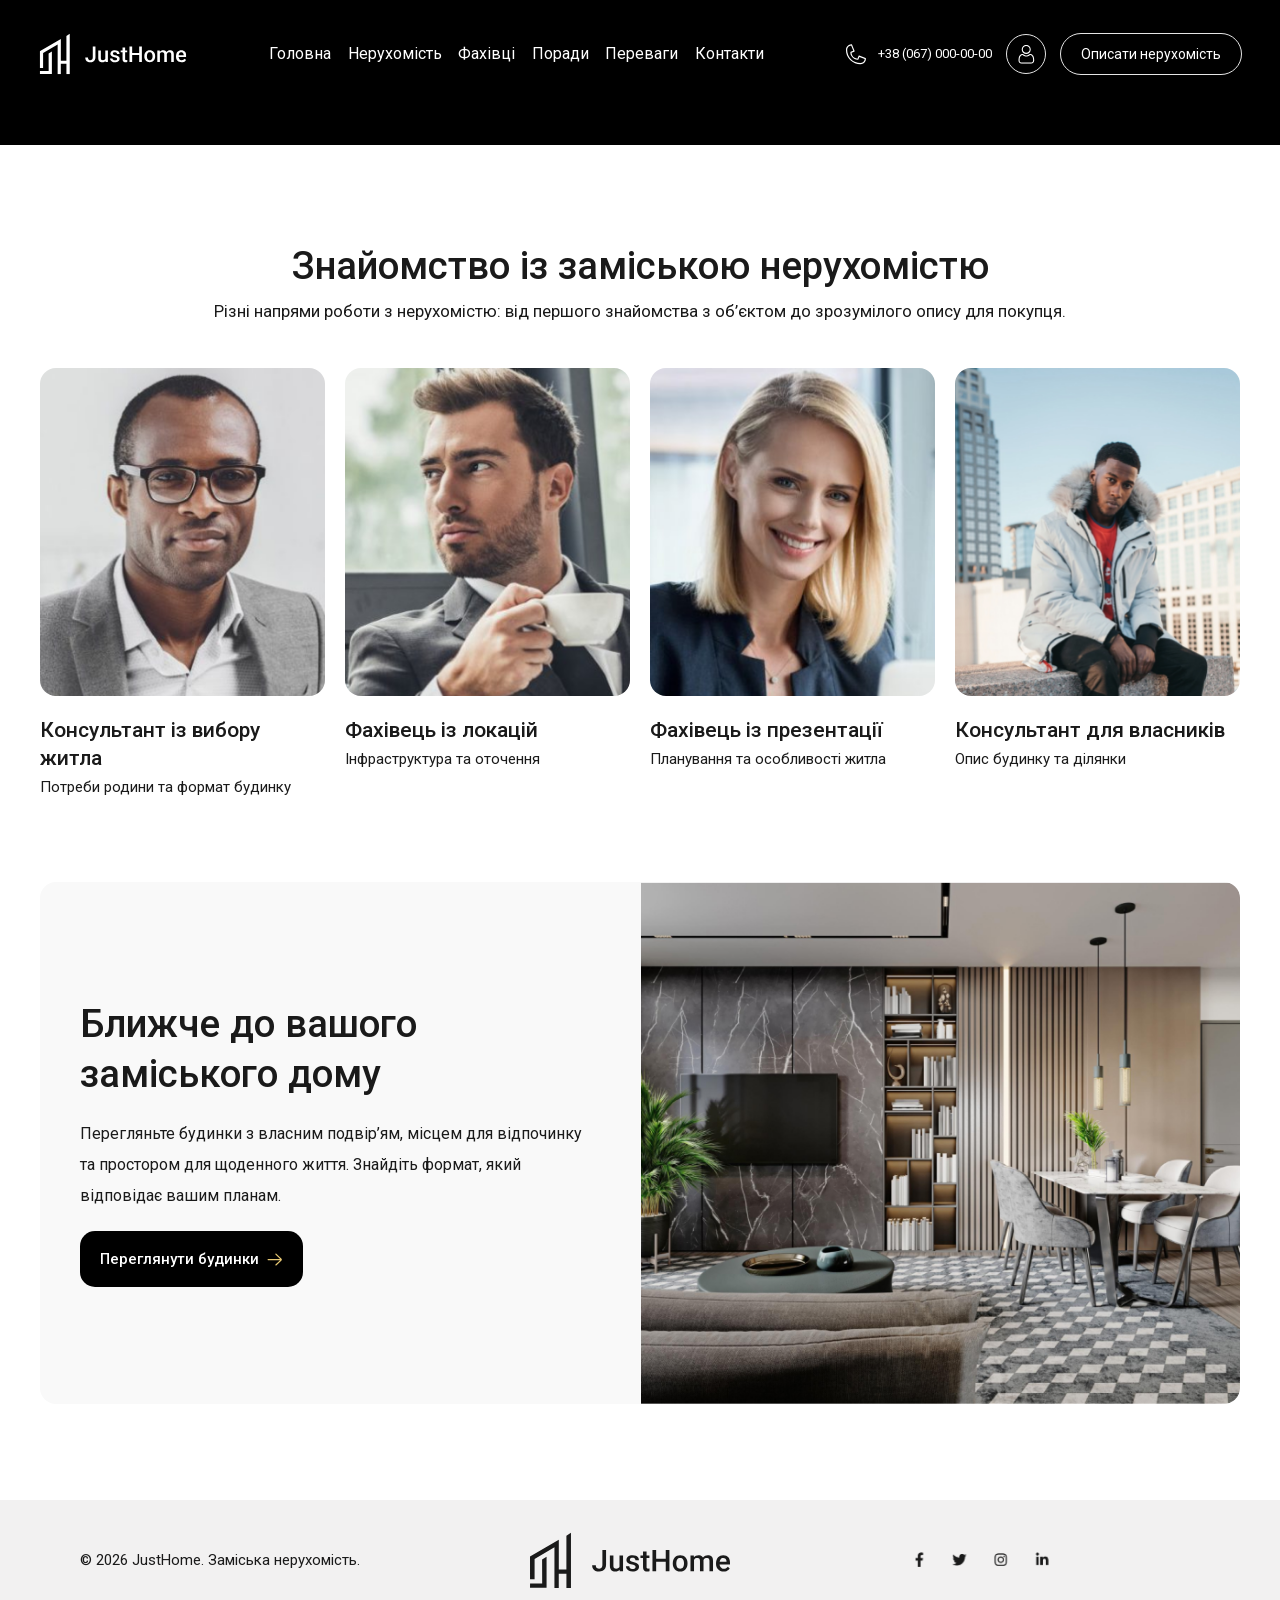
<file: members.html>
<!DOCTYPE html>
<html lang="uk">

<head>
    <meta charSet="utf-8" />
    <meta name="viewport" content="width=device-width, initial-scale=1" />
    <link rel="preload" href="static/media/47cbc4e2adbc5db9-s.p.woff2" as="font" crossorigin="" type="font/woff2" />

    <link rel="preload" as="script" fetchPriority="low" href="static/chunks/webpack-dfe96dc7476cfd49.js" />
    <meta http-equiv="X-UA-Compatible" content="IE=edge" />
    <title>Фахівці із заміської нерухомості | JustHome</title>
    <meta name="description" content="Напрями роботи фахівців JustHome: вибір заміського житла, знайомство з локацією та підготовка зрозумілого опису будинку." />
    <link rel="icon" type="image/png" href="favicon.png" />
    <meta name="next-size-adjust" />
    <script src="static/chunks/polyfills-78c92fac7aa8fdd8.js" noModule=""></script>
    <link rel="stylesheet" href="style.css">
</head>

<body data-page="members" class="__className_372368">
    <header class="jh-site-header text-white absolute top-0 left-0 w-full py-[50px] px-[60px] flex justify-between items-center z-[1]">
        <div class="flex-1 flex items-start"><img alt="JustHome – заміська нерухомість" loading="lazy" width="150" height="43"
                decoding="async" data-nimg="1" class="w-[150px] h-[42px]" style="color:transparent"
                src="static/media/favicon.0dff46a0.svg" /></div>
        <button class="jh-menu-toggle" type="button" aria-controls="siteNavigation" aria-expanded="false" aria-label="Відкрити меню"><span></span><span></span><span></span></button>
        <div class="jh-navigation flex-1" id="siteNavigation">
            <nav aria-label="Основна навігація">
                <ul class="flex gap-5">
                    <li><a class="flex items-center gap-2" href="index.html">
                            <p class="text-nowrap">Головна</p>
                        </a></li>
                    <li><a class="flex items-center gap-2" href="listings.html">
                            <p class="text-nowrap">Нерухомість</p>
                        </a></li>
                    <li><a class="flex items-center gap-2" href="members.html">
                            <p class="text-nowrap">Фахівці</p>
                        </a></li>
                    <li><a class="flex items-center gap-2" href="404.html">
                            <p class="text-nowrap">Поради</p>
                        </a></li>
                    <li><a class="flex items-center gap-2" href="404.html">
                            <p class="text-nowrap">Переваги</p>
                        </a></li>
                    <li><a class="flex items-center gap-2" href="contacts.html">
                            <p class="text-nowrap">Контакти</p>
                        </a></li>
                </ul>
            </nav>
        </div>
        <div class="jh-header-actions flex gap-5 flex-1 items-center justify-end">
            <div class="flex items-center gap-3"><svg width="21" height="21" viewBox="0 0 21 21" fill="none"
                    xmlns="http://www.w3.org/2000/svg">
                    <path
                        d="M15.3531 20.25C13.5309 20.25 11.7531 19.9167 10.0198 19.25C8.19757 18.5389 6.58646 17.4722 5.18646 16.05C3.78646 14.6278 2.70868 13.0056 1.95312 11.1833C1.28646 9.45 0.953125 7.67222 0.953125 5.85C0.953125 4.82778 1.20868 3.89444 1.71979 3.05C2.2309 2.20555 2.90868 1.52778 3.75313 1.01667C4.59757 0.505554 5.5309 0.249998 6.55313 0.249998C6.81979 0.249998 6.99757 0.383333 7.08646 0.65L9.61979 6.91667C9.66424 7.05 9.65313 7.19444 9.58646 7.35C9.51979 7.50556 9.41979 7.60555 9.28646 7.65L6.55313 8.78333C6.59757 9.80556 6.88646 10.7611 7.41979 11.65C7.95313 12.5389 8.66424 13.25 9.55313 13.7833C10.442 14.3167 11.3976 14.6056 12.4198 14.65L13.5531 11.9167C13.5976 11.7833 13.6976 11.6833 13.8531 11.6167C14.0087 11.55 14.1531 11.5389 14.2865 11.5833L20.5531 14.1167C20.8198 14.2056 20.9531 14.3833 20.9531 14.65C20.9531 15.6722 20.6976 16.6056 20.1865 17.45C19.6753 18.2944 18.9976 18.9722 18.1531 19.4833C17.3087 19.9944 16.3753 20.25 15.3531 20.25ZM6.15313 1.45C5.04201 1.53889 4.09757 2.00555 3.31979 2.85C2.54201 3.69444 2.15313 4.69444 2.15313 5.85C2.15313 7.62778 2.48646 9.31667 3.15313 10.9167C3.81979 12.5167 4.77535 13.9389 6.01979 15.1833C7.26424 16.4278 8.68646 17.3833 10.2865 18.05C11.8865 18.7167 13.5753 19.05 15.3531 19.05C16.5087 19.05 17.5087 18.6611 18.3531 17.8833C19.1976 17.1056 19.6642 16.1611 19.7531 15.05L14.4198 12.9167L13.3531 15.5167C13.2642 15.7389 13.0865 15.85 12.8198 15.85C11.4865 15.85 10.242 15.5167 9.08646 14.85C7.9309 14.1833 7.01979 13.2722 6.35313 12.1167C5.68646 10.9611 5.35313 9.71667 5.35313 8.38333C5.35313 8.11667 5.46424 7.93889 5.68646 7.85L8.28646 6.78333L6.15313 1.45Z"
                        fill="white"></path>
                </svg>
                <p>+38 (067) 000-00-00</p>
            </div>
            <div class="w-10 h-10 border-[1px] border-white rounded-full flex items-center justify-center"><img
                    alt="акаунт" loading="lazy" width="17" height="17" decoding="async" data-nimg="1"
                    class="w-[20px] h-[20px]" style="color:transparent" src="static/media/account.3cb4188a.svg" /></div>
            <button
  type="button"
  class="w-fit h-[42.5px] px-5 border-[1px] border-white rounded-full flex items-center justify-center"
  data-modal-open="add-listing"
>
  Описати нерухомість
</button>
        </div>
    </header>
    <main class="flex flex-col text-[#1a1a1a]">
        <div class="h-[145px] bg-[#000]"></div>
        <section class="jh-section members-section-1 bg-[#f9f9f9] flex items-center justify-center py-[150px] bg-[#fff] text-[#1a1a1a]">
            <div class="max-w-[1200px] w-full flex flex-col gap-[150px] text-center">
                <div class="flex flex-col gap-10">
                    <header class="flex flex-col gap-1">
                        <h1 class="text-[40px] leading-[52px] font-medium">Знайомство із заміською нерухомістю</h1>
                        <p class="text-[17px] leading-[33px]">Різні напрями роботи з нерухомістю: від першого знайомства з об’єктом до зрозумілого опису для покупця.</p>
                    </header>
                    <div class="grid grid-cols-4 gap-5">
                        <div class="flex flex-col gap-5 text-left"><img alt="Ілюстрація консультанта з вибору житла" loading="lazy" width="656"
                                height="796" decoding="async" data-nimg="1" style="color:transparent"
                                src="static/media/nigga.2e42eb3b.png" />
                            <div>
                                <h3 class="text-[21px] leading-[25px] font-medium">Консультант із вибору житла</h3>
                                <p class="text-[15px] leading-[30px]">Потреби родини та формат будинку</p>
                            </div>
                        </div>
                        <div class="flex flex-col gap-5 text-left"><img alt="Ілюстрація фахівця з локацій" loading="lazy" width="656"
                                height="796" decoding="async" data-nimg="1" style="color:transparent"
                                src="static/media/normal.41f7f7ee.png" />
                            <div>
                                <h3 class="text-[21px] leading-[25px] font-medium">Фахівець із локацій</h3>
                                <p class="text-[15px] leading-[30px]">Інфраструктура та оточення</p>
                            </div>
                        </div>
                        <div class="flex flex-col gap-5 text-left"><img alt="Ілюстрація фахівця з презентації" loading="lazy" width="656"
                                height="796" decoding="async" data-nimg="1" style="color:transparent"
                                src="static/media/woman.7bf8ad98.png" />
                            <div>
                                <h3 class="text-[21px] leading-[25px] font-medium">Фахівець із презентації</h3>
                                <p class="text-[15px] leading-[30px]">Планування та особливості житла</p>
                            </div>
                        </div>
                        <div class="flex flex-col gap-5 text-left"><img alt="Ілюстрація консультанта для власників" loading="lazy" width="656"
                                height="799" decoding="async" data-nimg="1" style="color:transparent"
                                src="static/media/solidNigga.3ab598e8.png" />
                            <div>
                                <h3 class="text-[21px] leading-[25px] font-medium">Консультант для власників</h3>
                                <p class="text-[15px] leading-[30px]">Опис будинку та ділянки</p>
                            </div>
                        </div>
                    </div>
                </div>
                <div class="rounded-[16px] overflow-hidden bg-[#f9f9f9] flex items-center">
                    <div class="flex-1 flex flex-col">
                        <div class="px-10 flex flex-col items-start gap-5 text-left">
                            <h2 class="font-medium text-[40px] leading-[52px]">Ближче до вашого заміського дому
                            </h2>
                            <p class="text-[16px] leading-[31px]">Перегляньте будинки з власним подвір’ям, місцем для відпочинку та простором для щоденного життя. Знайдіть формат, який відповідає вашим планам.</p><button
                                class="bg-primary-yellow px-5 flex gap-2 items-center text-[#1a1a1a] rounded-[15px] font-medium text-[15px] leading-[56px] !bg-[#000] !text-[#fff]" type="button" data-navigation="listings.html#properties">Переглянути будинки<svg width="16" height="13" viewBox="0 0 16 13" fill="none"
                                    xmlns="http://www.w3.org/2000/svg" style="transform:rotate(0deg)">
                                    <g clip-path="url(#clip0_0_11)">
                                        <path
                                            d="M1.04743 5.92826H13.0581L8.45901 1.54902C8.21818 1.31969 8.20885 0.938709 8.43823 0.697959C8.66731 0.457509 9.04841 0.447879 9.28953 0.677194L14.5419 5.67878C14.7691 5.90628 14.8946 6.20843 14.8946 6.53013C14.8946 6.85153 14.7691 7.15398 14.5313 7.39141L9.28923 12.3828C9.17274 12.4938 9.02343 12.5489 8.87412 12.5489C8.71518 12.5489 8.55623 12.4863 8.43793 12.362C8.20855 12.1213 8.21788 11.7406 8.45871 11.5113L13.077 7.13201H1.04743C0.715093 7.13201 0.445374 6.86237 0.445374 6.53013C0.445374 6.1979 0.715093 5.92826 1.04743 5.92826Z"
                                            fill="#E7C873"></path>
                                    </g>
                                    <defs>
                                        <clipPath id="clip0_0_11">
                                            <rect width="15" height="12.84" fill="white"
                                                transform="translate(0.169983 0.109863)"></rect>
                                        </clipPath>
                                    </defs>
                                </svg></button>
                        </div>
                    </div><img alt="Будинок та його оточення" loading="lazy" width="1310" height="1139" decoding="async" data-nimg="1"
                        class="max-h-[550px] w-fit object-cover" style="color:transparent"
                        src="static/media/bg.207e309a.png" />
                </div>
            </div>
        </section>
    </main>
    <footer class="w-full bg-[#F2F1F1] h-[100px] flex justify-center text-[#1a1a1a]">
        <div class="max-w-[1200px] w-full flex justify-between items-center py-5 px-10">
            <p class="text-[15px] leading-[30px]">© 2026 JustHome. Заміська нерухомість.</p><a href='index.html'><img alt="JustHome" loading="lazy"
                width="200" height="58" decoding="async" data-nimg="1" style="color:transparent"
                src="static/media/faviconFull.dfddb7ac.svg" /></a><img alt="Соціальні мережі" loading="lazy" width="1283"
                height="161" decoding="async" data-nimg="1" class="max-h-[40px] object-contain max-w-[300px]"
                style="color:transparent"
                src="static/media/socialList.fddc19bd.png" />
        </div>
    </footer>

<!-- MODAL: Додати нерухомість -->
<div id="addListingModal" class="jh-modal" aria-hidden="true">
  <div class="jh-modal__overlay" data-modal-overlay></div>

  <div class="jh-modal__dialog" data-modal-dialog role="dialog" aria-modal="true" aria-labelledby="listingModalTitle" aria-describedby="listingModalDescription" tabindex="-1">
    <button
      type="button"
      class="jh-modal__close"
      aria-label="Закрити"
      data-modal-close
    >
      ×
    </button>

    <h2 id="listingModalTitle" class="jh-modal__title">Описати нерухомість</h2>
    <p id="listingModalDescription" class="jh-modal__subtitle">Опишіть заміське житло: його розташування, площу та особливості ділянки.</p>

    <form id="addListingForm" class="jh-modal__form" novalidate>
        <div class="jh-modal__field">
          <label for="listingName">Назва об’єкта *</label>
          <input id="listingName" name="listingName" type="text" required minlength="5" maxlength="100" placeholder="Будинок із садом і терасою" aria-describedby="listingNameError" />
          <p id="listingNameError" class="jh-field-error" aria-live="polite"></p>
        </div>
        <div class="jh-modal__field">
          <label for="listingCity">Населений пункт або місцевість *</label>
          <input id="listingCity" name="listingCity" type="text" required minlength="2" maxlength="100" placeholder="Село, селище або передмістя" aria-describedby="listingCityError" />
          <p id="listingCityError" class="jh-field-error" aria-live="polite"></p>
        </div>
        <div class="jh-modal__field">
          <label for="listingType">Тип заміської нерухомості *</label>
          <select id="listingType" name="listingType" required aria-describedby="listingTypeError">
            <option value="">Оберіть тип житла</option>
            <option value="house">Заміський будинок</option>
            <option value="cottage">Котедж</option>
            <option value="dacha">Дача</option>
            <option value="townhouse">Таунхаус</option>
            <option value="villa">Вілла</option>
          </select>
          <p id="listingTypeError" class="jh-field-error" aria-live="polite"></p>
        </div>
        <div class="jh-modal__field">
          <label for="listingArea">Площа будинку, м² *</label>
          <input id="listingArea" name="listingArea" type="number" inputmode="decimal" required min="10" max="5000" step="0.1" placeholder="150" aria-describedby="listingAreaError" />
          <p id="listingAreaError" class="jh-field-error" aria-live="polite"></p>
        </div>
        <div class="jh-modal__field">
          <label for="listingComment">Опис будинку та ділянки *</label>
          <textarea id="listingComment" name="listingComment" rows="3" required minlength="20" maxlength="1500" placeholder="Розкажіть про планування, комунікації, подвір’я та оточення." aria-describedby="listingCommentError"></textarea>
          <p id="listingCommentError" class="jh-field-error" aria-live="polite"></p>
        </div>
        <button type="submit" class="jh-modal__submit">Готово</button>
        <p class="jh-modal__note">* Обов’язкові поля. Перевірте назву, місцевість, площу та опис будинку.</p>
      </form>
  </div>
</div>
<!-- /MODAL -->
<!-- Кнопка ВГОРУ -->
<button id="scrollToTop" class="jh-up-button" aria-label="Прокрутити догори">
  ↑
</button>

    <script src="static/chunks/webpack-dfe96dc7476cfd49.js" async=""></script>
    <script>(self.__next_f = self.__next_f || []).push([0]); self.__next_f.push([2, null])</script>
    <script>self.__next_f.push([1, "1:HL[\"static/media/47cbc4e2adbc5db9-s.p.woff2\",\"font\",{\"crossOrigin\":\"\",\"type\":\"font/woff2\"}]\n2:HL[\"static/css/1dcfb8277def64c0.css\",\"style\"]\n"])</script>
    <script>self.__next_f.push([1, "3:I[5751,[],\"\"]\n5:I[8173,[\"173\",\"static/chunks/173-9106f92cce5a6056.js\",\"607\",\"static/chunks/app/members/page-c9ca4583c943a41c.js\"],\"Image\"]\n6:I[9275,[],\"\"]\n7:I[1343,[],\"\"]\n8:I[231,[\"173\",\"static/chunks/173-9106f92cce5a6056.js\",\"588\",\"static/chunks/588-d19ba7576f205e8c.js\",\"185\",\"static/chunks/app/layout-9f01074ff243e72d.js\"],\"\"]\nc:I[6130,[],\"\"]\n9:{\"src\":\"static/media/arrow.2fd90c51.png\",\"height\":9,\"width\":17,\"blurDataURL\":\"[data-uri]\",\"blurWidth\":8,\"blurHeight\":4}\na:T657,M15.3531 20.25C13.5309 20.25 11.7531 19.9167 10.0198 19.25C8.19757 18.5389 6.58646 17.4722 5.18646 16.05C3.78646 14.6278 2.70868 13.0056 1.95312 11.1833C1.28646 9.45 0.953125 7.67222 0.953125 5.85C0.953125 4.82778 1.20868 3.89444 1.71979 3.05C2.2309 2.20555 2.90868 1.52778 3.75313 1.01667C4.59757 0.505554 5.5309 0.249998 6.55313 0.249998C6.81979 0.249998 6.99757 0.383333 7.08646 0.65L9.61979 6.91667C9.66424 7.05 9.65313 7.19444 9.58646 7.35C9.51979 7.50556 9.41979 7.60555 9.28646 7.65L6.55313 8.78333C6.59757 9.80556 6.88646 10.7611 7.41979 11.65C7.95313 12.5389 8.66424 13.25 9.55313 13.7833C10.442 14.3167 11.3976 14.6056 12.4198 14.65L13.5531 11.9167C13.5976 11.7833 13.6976 11.6833 13.8531 11.6167C14.0087 11.55 14.1531 11.5389 14.2865 11.5833L20.5531 14.1167C20.8198 14.2056 20.9531 14.3833 20.9531 14.65C20.9531 15.6722 20.6976 16.6056 20.1865 17.45C19.6753 18.2944 18.9976 18.9722 18.1531 19.4833C17.3087 19.9944 16.3753 20.25 15.3531 20.25ZM6.15313 1.45C5.04201 1.53889 4.09757 2.00555 3.31979 2.85C2.54201 3.69444 2.15313 4.69444 2.15313 5.85C2.15313 7.62778 2.48646 9.31667 3.15313 10.9167C3.81979 12.5167 4.77535 13.9389 6.01979 15.1833C7.26424 16.4278 8.68646 17.3833 10.2865 18.05C11.8865 18.7167 13.5753 19.05 15.3531 19.05C16.5087 19.05 17.5087 18.6611 18.3531 17.8833C19.1976 17.1056 19.6642 16.1611 19.7531"])</script>
    <script>self.__next_f.push([1, " 15.05L14.4198 12.9167L13.3531 15.5167C13.2642 15.7389 13.0865 15.85 12.8198 15.85C11.4865 15.85 10.242 15.5167 9.08646 14.85C7.9309 14.1833 7.01979 13.2722 6.35313 12.1167C5.68646 10.9611 5.35313 9.71667 5.35313 8.38333C5.35313 8.11667 5.46424 7.93889 5.68646 7.85L8.28646 6.78333L6.15313 1.45Zd:[]\n"])</script>
    <script>self.__next_f.push([1, "0:[[[\"$\",\"link\",\"0\",{\"rel\":\"stylesheet\",\"href\":\"static/css/1dcfb8277def64c0.css\",\"precedence\":\"next\",\"crossOrigin\":\"$undefined\"}]],[\"$\",\"$L3\",null,{\"buildId\":\"PHjTC5wL8X0aXzRV-hdHt\",\"assetPrefix\":\"\",\"initialCanonicalUrl\":\"/members\",\"initialTree\":[\"\",{\"children\":[\"members\",{\"children\":[\"__PAGE__\",{}]}]},\"$undefined\",\"$undefined\",true],\"initialSeedData\":[\"\",{\"children\":[\"members\",{\"children\":[\"__PAGE__\",{},[[\"$L4\",[\"$\",\"main\",null,{\"className\":\"flex flex-col text-[#1a1a1a]\",\"children\":[[\"$\",\"div\",null,{\"className\":\"h-[145px] bg-[#000]\"}],[\"$\",\"section\",null,{\"className\":\"bg-[#f9f9f9] flex items-center justify-center py-[150px] bg-[#fff] text-[#1a1a1a]\",\"children\":[\"$\",\"div\",null,{\"className\":\"max-w-[1200px] w-full flex flex-col gap-[150px] text-center\",\"children\":[[\"$\",\"div\",null,{\"className\":\"flex flex-col gap-10\",\"children\":[[\"$\",\"header\",null,{\"className\":\"flex flex-col gap-1\",\"children\":[[\"$\",\"h2\",null,{\"className\":\"text-[40px] leading-[52px] font-medium\",\"children\":\"Знайомство із заміською нерухомістю\"}],[\"$\",\"p\",null,{\"className\":\"text-[17px] leading-[33px]\",\"children\":\"Різні напрями роботи з нерухомістю: від першого знайомства з об’єктом до зрозумілого опису для покупця.\"}]]}],[\"$\",\"div\",null,{\"className\":\"grid grid-cols-4 gap-5\",\"children\":[[\"$\",\"div\",\"Консультант із вибору житла\",{\"className\":\"flex flex-col gap-5 text-left\",\"children\":[[\"$\",\"$L5\",null,{\"src\":{\"src\":\"static/media/nigga.2e42eb3b.png\",\"height\":796,\"width\":656,\"blurDataURL\":\"[data-uri]\",\"blurWidth\":7,\"blurHeight\":8},\"alt\":\"Консультант із вибору житла\"}],[\"$\",\"div\",null,{\"children\":[[\"$\",\"h3\",null,{\"className\":\"text-[21px] leading-[25px] font-medium\",\"children\":\"Консультант із вибору житла\"}],[\"$\",\"p\",null,{\"className\":\"text-[15px] leading-[30px]\",\"children\":\"Потреби родини та формат будинку\"}]]}]]}],[\"$\",\"div\",\"Фахівець із локацій\",{\"className\":\"flex flex-col gap-5 text-left\",\"children\":[[\"$\",\"$L5\",null,{\"src\":{\"src\":\"static/media/normal.41f7f7ee.png\",\"height\":796,\"width\":656,\"blurDataURL\":\"[data-uri]\",\"blurWidth\":7,\"blurHeight\":8},\"alt\":\"Фахівець із локацій\"}],[\"$\",\"div\",null,{\"children\":[[\"$\",\"h3\",null,{\"className\":\"text-[21px] leading-[25px] font-medium\",\"children\":\"Фахівець із локацій\"}],[\"$\",\"p\",null,{\"className\":\"text-[15px] leading-[30px]\",\"children\":\"Ближче до природи\"}]]}]]}],[\"$\",\"div\",\"Фахівець із презентації\",{\"className\":\"flex flex-col gap-5 text-left\",\"children\":[[\"$\",\"$L5\",null,{\"src\":{\"src\":\"static/media/woman.7bf8ad98.png\",\"height\":796,\"width\":656,\"blurDataURL\":\"[data-uri]\",\"blurWidth\":7,\"blurHeight\":8},\"alt\":\"Фахівець із презентації\"}],[\"$\",\"div\",null,{\"children\":[[\"$\",\"h3\",null,{\"className\":\"text-[21px] leading-[25px] font-medium\",\"children\":\"Фахівець із презентації\"}],[\"$\",\"p\",null,{\"className\":\"text-[15px] leading-[30px]\",\"children\":\"Простір для щоденного життя\"}]]}]]}],[\"$\",\"div\",\"Консультант для власників\",{\"className\":\"flex flex-col gap-5 text-left\",\"children\":[[\"$\",\"$L5\",null,{\"src\":{\"src\":\"static/media/solidNigga.3ab598e8.png\",\"height\":799,\"width\":656,\"blurDataURL\":\"[data-uri]\",\"blurWidth\":7,\"blurHeight\":8},\"alt\":\"Консультант для власників\"}],[\"$\",\"div\",null,{\"children\":[[\"$\",\"h3\",null,{\"className\":\"text-[21px] leading-[25px] font-medium\",\"children\":\"Консультант для власників\"}],[\"$\",\"p\",null,{\"className\":\"text-[15px] leading-[30px]\",\"children\":\"Ближче до природи\"}]]}]]}]]}]]}],[\"$\",\"div\",null,{\"className\":\"rounded-[16px] overflow-hidden bg-[#f9f9f9] flex items-center\",\"children\":[[\"$\",\"div\",null,{\"className\":\"flex-1 flex flex-col\",\"children\":[\"$\",\"div\",null,{\"className\":\"px-10 flex flex-col items-start gap-5 text-left\",\"children\":[[\"$\",\"h2\",null,{\"className\":\"font-medium text-[40px] leading-[52px]\",\"children\":\"Ближче до вашого заміського дому\"}],[\"$\",\"p\",null,{\"className\":\"text-[16px] leading-[31px]\",\"children\":\"Перегляньте будинки з власним подвір’ям, місцем для відпочинку та простором для щоденного життя. Знайдіть формат, який відповідає вашим планам.\"}],[\"$\",\"button\",null,{\"className\":\"bg-primary-yellow px-5 flex gap-2 items-center text-[#1a1a1a] rounded-[15px] font-medium text-[15px] leading-[56px] !bg-[#000] !text-[#fff]\",\"children\":[\"Переглянути будинки\",[\"$\",\"svg\",null,{\"width\":\"16\",\"height\":\"13\",\"viewBox\":\"0 0 16 13\",\"fill\":\"none\",\"xmlns\":\"http://www.w3.org/2000/svg\",\"style\":{\"transform\":\"rotate(0deg)\"},\"children\":[[\"$\",\"g\",null,{\"clipPath\":\"url(#clip0_0_11)\",\"children\":[\"$\",\"path\",null,{\"d\":\"M1.04743 5.92826H13.0581L8.45901 1.54902C8.21818 1.31969 8.20885 0.938709 8.43823 0.697959C8.66731 0.457509 9.04841 0.447879 9.28953 0.677194L14.5419 5.67878C14.7691 5.90628 14.8946 6.20843 14.8946 6.53013C14.8946 6.85153 14.7691 7.15398 14.5313 7.39141L9.28923 12.3828C9.17274 12.4938 9.02343 12.5489 8.87412 12.5489C8.71518 12.5489 8.55623 12.4863 8.43793 12.362C8.20855 12.1213 8.21788 11.7406 8.45871 11.5113L13.077 7.13201H1.04743C0.715093 7.13201 0.445374 6.86237 0.445374 6.53013C0.445374 6.1979 0.715093 5.92826 1.04743 5.92826Z\",\"fill\":\"#E7C873\"}]}],[\"$\",\"defs\",null,{\"children\":[\"$\",\"clipPath\",null,{\"id\":\"clip0_0_11\",\"children\":[\"$\",\"rect\",null,{\"width\":\"15\",\"height\":\"12.84\",\"fill\":\"white\",\"transform\":\"translate(0.169983 0.109863)\"}]}]}]]}]]}]]}]}],[\"$\",\"$L5\",null,{\"src\":{\"src\":\"static/media/bg.207e309a.png\",\"height\":1139,\"width\":1310,\"blurDataURL\":\"[data-uri]\",\"blurWidth\":8,\"blurHeight\":7},\"alt\":\"bg\",\"className\":\"max-h-[550px] w-fit object-cover\"}]]}]]}]}]]}]],null],null]},[\"$\",\"$L6\",null,{\"parallelRouterKey\":\"children\",\"segmentPath\":[\"children\",\"members\",\"children\"],\"error\":\"$undefined\",\"errorStyles\":\"$undefined\",\"errorScripts\":\"$undefined\",\"template\":[\"$\",\"$L7\",null,{}],\"templateStyles\":\"$undefined\",\"templateScripts\":\"$undefined\",\"notFound\":\"$undefined\",\"notFoundStyles\":\"$undefined\",\"styles\":null}],null]},[[\"$\",\"html\",null,{\"lang\":\"uk\",\"children\":[[\"$\",\"head\",null,{\"children\":[\"$\",\"meta\",null,{\"httpEquiv\":\"X-UA-Compatible\",\"content\":\"IE=edge\"}]}],[\"$\",\"body\",null,{\"className\":\"__className_372368\",\"children\":[[\"$\",\"header\",null,{\"className\":\"text-white absolute top-0 left-0 w-full py-[50px] px-[60px] flex justify-between items-center z-[1]\",\"children\":[[\"$\",\"div\",null,{\"className\":\"flex-1 flex items-start\",\"children\":[\"$\",\"$L5\",null,{\"src\":{\"src\":\"static/media/favicon.0dff46a0.svg\",\"height\":43,\"width\":150,\"blurWidth\":0,\"blurHeight\":0},\"alt\":\"головний логотип\",\"className\":\"w-[150px] h-[42px]\"}]}],[\"$\",\"div\",null,{\"className\":\"flex-1\",\"children\":[\"$\",\"nav\",null,{\"children\":[\"$\",\"ul\",null,{\"className\":\"flex gap-5\",\"children\":[[\"$\",\"li\",\"0\",{\"children\":[\"$\",\"$L8\",null,{\"href\":\"/\",\"className\":\"flex items-center gap-2\",\"children\":[[\"$\",\"p\",null,{\"className\":\"text-nowrap\",\"children\":\"Головна\"}],[\"$\",\"$L5\",null,{\"src\":{\"src\":\"static/media/arrow.2fd90c51.png\",\"height\":9,\"width\":17,\"blurDataURL\":\"[data-uri]\",\"blurWidth\":8,\"blurHeight\":4},\"alt\":\"стрілка\",\"className\":\"w-2 h-1\"}]]}]}],[\"$\",\"li\",\"1\",{\"children\":[\"$\",\"$L8\",null,{\"href\":\"/listings\",\"className\":\"flex items-center gap-2\",\"children\":[[\"$\",\"p\",null,{\"className\":\"text-nowrap\",\"children\":\"Нерухомість\"}],[\"$\",\"$L5\",null,{\"src\":\"$9\",\"alt\":\"стрілка\",\"className\":\"w-2 h-1\"}]]}]}],[\"$\",\"li\",\"2\",{\"children\":[\"$\",\"$L8\",null,{\"href\":\"/members\",\"className\":\"flex items-center gap-2\",\"children\":[[\"$\",\"p\",null,{\"className\":\"text-nowrap\",\"children\":\"Фахівці\"}],[\"$\",\"$L5\",null,{\"src\":\"$9\",\"alt\":\"стрілка\",\"className\":\"w-2 h-1\"}]]}]}],[\"$\",\"li\",\"3\",{\"children\":[\"$\",\"$L8\",null,{\"href\":\"#\",\"className\":\"flex items-center gap-2\",\"children\":[[\"$\",\"p\",null,{\"className\":\"text-nowrap\",\"children\":\"Поради\"}],[\"$\",\"$L5\",null,{\"src\":\"$9\",\"alt\":\"стрілка\",\"className\":\"w-2 h-1\"}]]}]}],[\"$\",\"li\",\"4\",{\"children\":[\"$\",\"$L8\",null,{\"href\":\"#\",\"className\":\"flex items-center gap-2\",\"children\":[[\"$\",\"p\",null,{\"className\":\"text-nowrap\",\"children\":\"Переваги\"}],[\"$\",\"$L5\",null,{\"src\":\"$9\",\"alt\":\"стрілка\",\"className\":\"w-2 h-1\"}]]}]}],[\"$\",\"li\",\"5\",{\"children\":[\"$\",\"$L8\",null,{\"href\":\"#\",\"className\":\"flex items-center gap-2\",\"children\":[[\"$\",\"p\",null,{\"className\":\"text-nowrap\",\"children\":\"Контакти\"}],false]}]}]]}]}]}],[\"$\",\"div\",null,{\"className\":\"flex gap-5 flex-1 items-center justify-end\",\"children\":[[\"$\",\"div\",null,{\"className\":\"flex items-center gap-3\",\"children\":[[\"$\",\"svg\",null,{\"width\":\"21\",\"height\":\"21\",\"viewBox\":\"0 0 21 21\",\"fill\":\"none\",\"xmlns\":\"http://www.w3.org/2000/svg\",\"children\":[\"$\",\"path\",null,{\"d\":\"$a\",\"fill\":\"white\"}]}],[\"$\",\"p\",null,{\"children\":\"+38 (067) 000-00-00\"}]]}],[\"$\",\"div\",null,{\"className\":\"w-10 h-10 border-[1px] border-white rounded-full flex items-center justify-center\",\"children\":[\"$\",\"$L5\",null,{\"src\":{\"src\":\"static/media/account.3cb4188a.svg\",\"height\":17,\"width\":17,\"blurWidth\":0,\"blurHeight\":0},\"alt\":\"акаунт\",\"className\":\"w-[20px] h-[20px]\"}]}],[\"$\",\"button\",null,{\"className\":\"w-fit h-[42.5px] px-5 border-[1px] border-white rounded-full flex items-center justify-center\",\"children\":\"Описати нерухомість\"}]]}]]}],[\"$\",\"$L6\",null,{\"parallelRouterKey\":\"children\",\"segmentPath\":[\"children\"],\"error\":\"$undefined\",\"errorStyles\":\"$undefined\",\"errorScripts\":\"$undefined\",\"template\":[\"$\",\"$L7\",null,{}],\"templateStyles\":\"$undefined\",\"templateScripts\":\"$undefined\",\"notFound\":[\"$\",\"main\",null,{\"className\":\"h-[calc(100vh-100px)] flex flex-col text-[#1a1a1a]\",\"children\":[[\"$\",\"div\",null,{\"className\":\"h-[145px] bg-[#000]\"}],[\"$\",\"div\",null,{\"className\":\"flex-1 flex flex-col gap-5 items-center justify-center text-center\",\"children\":[[\"$\",\"h2\",null,{\"className\":\"text-[40px] leading-10 font-medium text-center\",\"children\":\"404\"}],[\"$\",\"p\",null,{\"className\":\"text-2xl\",\"children\":\"Цієї сторінки немає. Поверніться на головну та продовжуйте знайомство із заміськими будинками.\"}]]}]]}],\"notFoundStyles\":[],\"styles\":null}],[\"$\",\"footer\",null,{\"className\":\"w-full bg-[#F2F1F1] h-[100px] flex justify-center text-[#1a1a1a]\",\"children\":[\"$\",\"div\",null,{\"className\":\"max-w-[1200px] w-full flex justify-between items-center py-5 px-10\",\"children\":[[\"$\",\"p\",null,{\"className\":\"text-[15px] leading-[30px]\",\"children\":\"© 2026 JustHome. Заміська нерухомість.\"}],[\"$\",\"$L5\",null,{\"src\":{\"src\":\"static/media/faviconFull.dfddb7ac.svg\",\"height\":58,\"width\":200,\"blurWidth\":0,\"blurHeight\":0},\"alt\":\"JustHome\"}],[\"$\",\"$L5\",null,{\"src\":{\"src\":\"static/media/socialList.fddc19bd.png\",\"height\":161,\"width\":1283,\"blurDataURL\":\"[data-uri]\",\"blurWidth\":8,\"blurHeight\":1},\"alt\":\"Соціальні мережі\",\"className\":\"max-h-[40px] object-contain max-w-[300px]\"}]]}]}]]}]]}],null],null],\"couldBeIntercepted\":false,\"ini"])</script>
    <script>self.__next_f.push([1, "tialHead\":[false,\"$Lb\"],\"globalErrorComponent\":\"$c\",\"missingSlots\":\"$Wd\"}]]\nb:[[\"$\",\"meta\",\"0\",{\"name\":\"viewport\",\"content\":\"width=device-width, initial-scale=1\"}],[\"$\",\"meta\",\"1\",{\"charSet\":\"utf-8\"}],[\"$\",\"title\",\"2\",{\"children\":\"JustHome\"}],[\"$\",\"meta\",\"3\",{\"name\":\"description\",\"content\":\"Напрями роботи фахівців JustHome: вибір заміського житла, знайомство з локацією та підготовка зрозумілого опису будинку.\"}],[\"$\",\"link\",\"4\",{\"rel\":\"icon\",\"href\":\"/icon.svg?c136c377cae006c1\",\"type\":\"image/svg+xml\",\"sizes\":\"any\"}],[\"$\",\"meta\",\"5\",{\"name\":\"next-size-adjust\"}]]\n4:null\n"])</script>
    <script src="static/chunks/script.js"></script>
</body>

</html>
</file>
<file: style.css>
@font-face {
    font-family: __Roboto_372368;
    font-style: normal;
    font-weight: 400;
    font-stretch: 100%;
    font-display: swap;
    src: url(static/media/74c003a2abab0c4f-s.woff2) format("woff2");
    unicode-range: u+0460-052f, u+1c80-1c8a, u+20b4, u+2de0-2dff, u+a640-a69f, u+fe2e-fe2f
}

@font-face {
    font-family: __Roboto_372368;
    font-style: normal;
    font-weight: 400;
    font-stretch: 100%;
    font-display: swap;
    src: url(static/media/24c15609eaa28576-s.woff2) format("woff2");
    unicode-range: u+0301, u+0400-045f, u+0490-0491, u+04b0-04b1, u+2116
}

@font-face {
    font-family: __Roboto_372368;
    font-style: normal;
    font-weight: 400;
    font-stretch: 100%;
    font-display: swap;
    src: url(static/media/84602850c8fd81c3-s.woff2) format("woff2");
    unicode-range: u+1f??
}

@font-face {
    font-family: __Roboto_372368;
    font-style: normal;
    font-weight: 400;
    font-stretch: 100%;
    font-display: swap;
    src: url(static/media/90da053edc2b7de3-s.woff2) format("woff2");
    unicode-range: u+0370-0377, u+037a-037f, u+0384-038a, u+038c, u+038e-03a1, u+03a3-03ff
}

@font-face {
    font-family: __Roboto_372368;
    font-style: normal;
    font-weight: 400;
    font-stretch: 100%;
    font-display: swap;
    src: url(static/media/ac3b7908202f8517-s.woff2) format("woff2");
    unicode-range: u+0302-0303, u+0305, u+0307-0308, u+0310, u+0312, u+0315, u+031a, u+0326-0327, u+032c, u+032f-0330, u+0332-0333, u+0338, u+033a, u+0346, u+034d, u+0391-03a1, u+03a3-03a9, u+03b1-03c9, u+03d1, u+03d5-03d6, u+03f0-03f1, u+03f4-03f5, u+2016-2017, u+2034-2038, u+203c, u+2040, u+2043, u+2047, u+2050, u+2057, u+205f, u+2070-2071, u+2074-208e, u+2090-209c, u+20d0-20dc, u+20e1, u+20e5-20ef, u+2100-2112, u+2114-2115, u+2117-2121, u+2123-214f, u+2190, u+2192, u+2194-21ae, u+21b0-21e5, u+21f1-21f2, u+21f4-2211, u+2213-2214, u+2216-22ff, u+2308-230b, u+2310, u+2319, u+231c-2321, u+2336-237a, u+237c, u+2395, u+239b-23b7, u+23d0, u+23dc-23e1, u+2474-2475, u+25af, u+25b3, u+25b7, u+25bd, u+25c1, u+25ca, u+25cc, u+25fb, u+266d-266f, u+27c0-27ff, u+2900-2aff, u+2b0e-2b11, u+2b30-2b4c, u+2bfe, u+3030, u+ff5b, u+ff5d, u+1d400-1d7ff, u+1ee??
}

@font-face {
    font-family: __Roboto_372368;
    font-style: normal;
    font-weight: 400;
    font-stretch: 100%;
    font-display: swap;
    src: url(static/media/627d916fd739a539-s.woff2) format("woff2");
    unicode-range: u+0001-000c, u+000e-001f, u+007f-009f, u+20dd-20e0, u+20e2-20e4, u+2150-218f, u+2190, u+2192, u+2194-2199, u+21af, u+21e6-21f0, u+21f3, u+2218-2219, u+2299, u+22c4-22c6, u+2300-243f, u+2440-244a, u+2460-24ff, u+25a0-27bf, u+28??, u+2921-2922, u+2981, u+29bf, u+29eb, u+2b??, u+4dc0-4dff, u+fff9-fffb, u+10140-1018e, u+10190-1019c, u+101a0, u+101d0-101fd, u+102e0-102fb, u+10e60-10e7e, u+1d2c0-1d2d3, u+1d2e0-1d37f, u+1f0??, u+1f100-1f1ad, u+1f1e6-1f1ff, u+1f30d-1f30f, u+1f315, u+1f31c, u+1f31e, u+1f320-1f32c, u+1f336, u+1f378, u+1f37d, u+1f382, u+1f393-1f39f, u+1f3a7-1f3a8, u+1f3ac-1f3af, u+1f3c2, u+1f3c4-1f3c6, u+1f3ca-1f3ce, u+1f3d4-1f3e0, u+1f3ed, u+1f3f1-1f3f3, u+1f3f5-1f3f7, u+1f408, u+1f415, u+1f41f, u+1f426, u+1f43f, u+1f441-1f442, u+1f444, u+1f446-1f449, u+1f44c-1f44e, u+1f453, u+1f46a, u+1f47d, u+1f4a3, u+1f4b0, u+1f4b3, u+1f4b9, u+1f4bb, u+1f4bf, u+1f4c8-1f4cb, u+1f4d6, u+1f4da, u+1f4df, u+1f4e3-1f4e6, u+1f4ea-1f4ed, u+1f4f7, u+1f4f9-1f4fb, u+1f4fd-1f4fe, u+1f503, u+1f507-1f50b, u+1f50d, u+1f512-1f513, u+1f53e-1f54a, u+1f54f-1f5fa, u+1f610, u+1f650-1f67f, u+1f687, u+1f68d, u+1f691, u+1f694, u+1f698, u+1f6ad, u+1f6b2, u+1f6b9-1f6ba, u+1f6bc, u+1f6c6-1f6cf, u+1f6d3-1f6d7, u+1f6e0-1f6ea, u+1f6f0-1f6f3, u+1f6f7-1f6fc, u+1f7??, u+1f800-1f80b, u+1f810-1f847, u+1f850-1f859, u+1f860-1f887, u+1f890-1f8ad, u+1f8b0-1f8bb, u+1f8c0-1f8c1, u+1f900-1f90b, u+1f93b, u+1f946, u+1f984, u+1f996, u+1f9e9, u+1fa00-1fa6f, u+1fa70-1fa7c, u+1fa80-1fa89, u+1fa8f-1fac6, u+1face-1fadc, u+1fadf-1fae9, u+1faf0-1faf8, u+1fb??
}

@font-face {
    font-family: __Roboto_372368;
    font-style: normal;
    font-weight: 400;
    font-stretch: 100%;
    font-display: swap;
    src: url(static/media/b5ee789b512e4d1b-s.woff2) format("woff2");
    unicode-range: u+0102-0103, u+0110-0111, u+0128-0129, u+0168-0169, u+01a0-01a1, u+01af-01b0, u+0300-0301, u+0303-0304, u+0308-0309, u+0323, u+0329, u+1ea0-1ef9, u+20ab
}

@font-face {
    font-family: __Roboto_372368;
    font-style: normal;
    font-weight: 400;
    font-stretch: 100%;
    font-display: swap;
    src: url(static/media/2c07349e02a7b712-s.woff2) format("woff2");
    unicode-range: u+0100-02ba, u+02bd-02c5, u+02c7-02cc, u+02ce-02d7, u+02dd-02ff, u+0304, u+0308, u+0329, u+1d00-1dbf, u+1e00-1e9f, u+1ef2-1eff, u+2020, u+20a0-20ab, u+20ad-20c0, u+2113, u+2c60-2c7f, u+a720-a7ff
}

@font-face {
    font-family: __Roboto_372368;
    font-style: normal;
    font-weight: 400;
    font-stretch: 100%;
    font-display: swap;
    src: url(static/media/47cbc4e2adbc5db9-s.p.woff2) format("woff2");
    unicode-range: u+00??, u+0131, u+0152-0153, u+02bb-02bc, u+02c6, u+02da, u+02dc, u+0304, u+0308, u+0329, u+2000-206f, u+20ac, u+2122, u+2191, u+2193, u+2212, u+2215, u+feff, u+fffd
}

@font-face {
    font-family: __Roboto_372368;
    font-style: normal;
    font-weight: 500;
    font-stretch: 100%;
    font-display: swap;
    src: url(static/media/74c003a2abab0c4f-s.woff2) format("woff2");
    unicode-range: u+0460-052f, u+1c80-1c8a, u+20b4, u+2de0-2dff, u+a640-a69f, u+fe2e-fe2f
}

@font-face {
    font-family: __Roboto_372368;
    font-style: normal;
    font-weight: 500;
    font-stretch: 100%;
    font-display: swap;
    src: url(static/media/24c15609eaa28576-s.woff2) format("woff2");
    unicode-range: u+0301, u+0400-045f, u+0490-0491, u+04b0-04b1, u+2116
}

@font-face {
    font-family: __Roboto_372368;
    font-style: normal;
    font-weight: 500;
    font-stretch: 100%;
    font-display: swap;
    src: url(static/media/84602850c8fd81c3-s.woff2) format("woff2");
    unicode-range: u+1f??
}

@font-face {
    font-family: __Roboto_372368;
    font-style: normal;
    font-weight: 500;
    font-stretch: 100%;
    font-display: swap;
    src: url(static/media/90da053edc2b7de3-s.woff2) format("woff2");
    unicode-range: u+0370-0377, u+037a-037f, u+0384-038a, u+038c, u+038e-03a1, u+03a3-03ff
}

@font-face {
    font-family: __Roboto_372368;
    font-style: normal;
    font-weight: 500;
    font-stretch: 100%;
    font-display: swap;
    src: url(static/media/ac3b7908202f8517-s.woff2) format("woff2");
    unicode-range: u+0302-0303, u+0305, u+0307-0308, u+0310, u+0312, u+0315, u+031a, u+0326-0327, u+032c, u+032f-0330, u+0332-0333, u+0338, u+033a, u+0346, u+034d, u+0391-03a1, u+03a3-03a9, u+03b1-03c9, u+03d1, u+03d5-03d6, u+03f0-03f1, u+03f4-03f5, u+2016-2017, u+2034-2038, u+203c, u+2040, u+2043, u+2047, u+2050, u+2057, u+205f, u+2070-2071, u+2074-208e, u+2090-209c, u+20d0-20dc, u+20e1, u+20e5-20ef, u+2100-2112, u+2114-2115, u+2117-2121, u+2123-214f, u+2190, u+2192, u+2194-21ae, u+21b0-21e5, u+21f1-21f2, u+21f4-2211, u+2213-2214, u+2216-22ff, u+2308-230b, u+2310, u+2319, u+231c-2321, u+2336-237a, u+237c, u+2395, u+239b-23b7, u+23d0, u+23dc-23e1, u+2474-2475, u+25af, u+25b3, u+25b7, u+25bd, u+25c1, u+25ca, u+25cc, u+25fb, u+266d-266f, u+27c0-27ff, u+2900-2aff, u+2b0e-2b11, u+2b30-2b4c, u+2bfe, u+3030, u+ff5b, u+ff5d, u+1d400-1d7ff, u+1ee??
}

@font-face {
    font-family: __Roboto_372368;
    font-style: normal;
    font-weight: 500;
    font-stretch: 100%;
    font-display: swap;
    src: url(static/media/627d916fd739a539-s.woff2) format("woff2");
    unicode-range: u+0001-000c, u+000e-001f, u+007f-009f, u+20dd-20e0, u+20e2-20e4, u+2150-218f, u+2190, u+2192, u+2194-2199, u+21af, u+21e6-21f0, u+21f3, u+2218-2219, u+2299, u+22c4-22c6, u+2300-243f, u+2440-244a, u+2460-24ff, u+25a0-27bf, u+28??, u+2921-2922, u+2981, u+29bf, u+29eb, u+2b??, u+4dc0-4dff, u+fff9-fffb, u+10140-1018e, u+10190-1019c, u+101a0, u+101d0-101fd, u+102e0-102fb, u+10e60-10e7e, u+1d2c0-1d2d3, u+1d2e0-1d37f, u+1f0??, u+1f100-1f1ad, u+1f1e6-1f1ff, u+1f30d-1f30f, u+1f315, u+1f31c, u+1f31e, u+1f320-1f32c, u+1f336, u+1f378, u+1f37d, u+1f382, u+1f393-1f39f, u+1f3a7-1f3a8, u+1f3ac-1f3af, u+1f3c2, u+1f3c4-1f3c6, u+1f3ca-1f3ce, u+1f3d4-1f3e0, u+1f3ed, u+1f3f1-1f3f3, u+1f3f5-1f3f7, u+1f408, u+1f415, u+1f41f, u+1f426, u+1f43f, u+1f441-1f442, u+1f444, u+1f446-1f449, u+1f44c-1f44e, u+1f453, u+1f46a, u+1f47d, u+1f4a3, u+1f4b0, u+1f4b3, u+1f4b9, u+1f4bb, u+1f4bf, u+1f4c8-1f4cb, u+1f4d6, u+1f4da, u+1f4df, u+1f4e3-1f4e6, u+1f4ea-1f4ed, u+1f4f7, u+1f4f9-1f4fb, u+1f4fd-1f4fe, u+1f503, u+1f507-1f50b, u+1f50d, u+1f512-1f513, u+1f53e-1f54a, u+1f54f-1f5fa, u+1f610, u+1f650-1f67f, u+1f687, u+1f68d, u+1f691, u+1f694, u+1f698, u+1f6ad, u+1f6b2, u+1f6b9-1f6ba, u+1f6bc, u+1f6c6-1f6cf, u+1f6d3-1f6d7, u+1f6e0-1f6ea, u+1f6f0-1f6f3, u+1f6f7-1f6fc, u+1f7??, u+1f800-1f80b, u+1f810-1f847, u+1f850-1f859, u+1f860-1f887, u+1f890-1f8ad, u+1f8b0-1f8bb, u+1f8c0-1f8c1, u+1f900-1f90b, u+1f93b, u+1f946, u+1f984, u+1f996, u+1f9e9, u+1fa00-1fa6f, u+1fa70-1fa7c, u+1fa80-1fa89, u+1fa8f-1fac6, u+1face-1fadc, u+1fadf-1fae9, u+1faf0-1faf8, u+1fb??
}

@font-face {
    font-family: __Roboto_372368;
    font-style: normal;
    font-weight: 500;
    font-stretch: 100%;
    font-display: swap;
    src: url(static/media/b5ee789b512e4d1b-s.woff2) format("woff2");
    unicode-range: u+0102-0103, u+0110-0111, u+0128-0129, u+0168-0169, u+01a0-01a1, u+01af-01b0, u+0300-0301, u+0303-0304, u+0308-0309, u+0323, u+0329, u+1ea0-1ef9, u+20ab
}

@font-face {
    font-family: __Roboto_372368;
    font-style: normal;
    font-weight: 500;
    font-stretch: 100%;
    font-display: swap;
    src: url(static/media/2c07349e02a7b712-s.woff2) format("woff2");
    unicode-range: u+0100-02ba, u+02bd-02c5, u+02c7-02cc, u+02ce-02d7, u+02dd-02ff, u+0304, u+0308, u+0329, u+1d00-1dbf, u+1e00-1e9f, u+1ef2-1eff, u+2020, u+20a0-20ab, u+20ad-20c0, u+2113, u+2c60-2c7f, u+a720-a7ff
}

@font-face {
    font-family: __Roboto_372368;
    font-style: normal;
    font-weight: 500;
    font-stretch: 100%;
    font-display: swap;
    src: url(static/media/47cbc4e2adbc5db9-s.p.woff2) format("woff2");
    unicode-range: u+00??, u+0131, u+0152-0153, u+02bb-02bc, u+02c6, u+02da, u+02dc, u+0304, u+0308, u+0329, u+2000-206f, u+20ac, u+2122, u+2191, u+2193, u+2212, u+2215, u+feff, u+fffd
}

@font-face {
    font-family: __Roboto_372368;
    font-style: normal;
    font-weight: 700;
    font-stretch: 100%;
    font-display: swap;
    src: url(static/media/74c003a2abab0c4f-s.woff2) format("woff2");
    unicode-range: u+0460-052f, u+1c80-1c8a, u+20b4, u+2de0-2dff, u+a640-a69f, u+fe2e-fe2f
}

@font-face {
    font-family: __Roboto_372368;
    font-style: normal;
    font-weight: 700;
    font-stretch: 100%;
    font-display: swap;
    src: url(static/media/24c15609eaa28576-s.woff2) format("woff2");
    unicode-range: u+0301, u+0400-045f, u+0490-0491, u+04b0-04b1, u+2116
}

@font-face {
    font-family: __Roboto_372368;
    font-style: normal;
    font-weight: 700;
    font-stretch: 100%;
    font-display: swap;
    src: url(static/media/84602850c8fd81c3-s.woff2) format("woff2");
    unicode-range: u+1f??
}

@font-face {
    font-family: __Roboto_372368;
    font-style: normal;
    font-weight: 700;
    font-stretch: 100%;
    font-display: swap;
    src: url(static/media/90da053edc2b7de3-s.woff2) format("woff2");
    unicode-range: u+0370-0377, u+037a-037f, u+0384-038a, u+038c, u+038e-03a1, u+03a3-03ff
}

@font-face {
    font-family: __Roboto_372368;
    font-style: normal;
    font-weight: 700;
    font-stretch: 100%;
    font-display: swap;
    src: url(static/media/ac3b7908202f8517-s.woff2) format("woff2");
    unicode-range: u+0302-0303, u+0305, u+0307-0308, u+0310, u+0312, u+0315, u+031a, u+0326-0327, u+032c, u+032f-0330, u+0332-0333, u+0338, u+033a, u+0346, u+034d, u+0391-03a1, u+03a3-03a9, u+03b1-03c9, u+03d1, u+03d5-03d6, u+03f0-03f1, u+03f4-03f5, u+2016-2017, u+2034-2038, u+203c, u+2040, u+2043, u+2047, u+2050, u+2057, u+205f, u+2070-2071, u+2074-208e, u+2090-209c, u+20d0-20dc, u+20e1, u+20e5-20ef, u+2100-2112, u+2114-2115, u+2117-2121, u+2123-214f, u+2190, u+2192, u+2194-21ae, u+21b0-21e5, u+21f1-21f2, u+21f4-2211, u+2213-2214, u+2216-22ff, u+2308-230b, u+2310, u+2319, u+231c-2321, u+2336-237a, u+237c, u+2395, u+239b-23b7, u+23d0, u+23dc-23e1, u+2474-2475, u+25af, u+25b3, u+25b7, u+25bd, u+25c1, u+25ca, u+25cc, u+25fb, u+266d-266f, u+27c0-27ff, u+2900-2aff, u+2b0e-2b11, u+2b30-2b4c, u+2bfe, u+3030, u+ff5b, u+ff5d, u+1d400-1d7ff, u+1ee??
}

@font-face {
    font-family: __Roboto_372368;
    font-style: normal;
    font-weight: 700;
    font-stretch: 100%;
    font-display: swap;
    src: url(static/media/627d916fd739a539-s.woff2) format("woff2");
    unicode-range: u+0001-000c, u+000e-001f, u+007f-009f, u+20dd-20e0, u+20e2-20e4, u+2150-218f, u+2190, u+2192, u+2194-2199, u+21af, u+21e6-21f0, u+21f3, u+2218-2219, u+2299, u+22c4-22c6, u+2300-243f, u+2440-244a, u+2460-24ff, u+25a0-27bf, u+28??, u+2921-2922, u+2981, u+29bf, u+29eb, u+2b??, u+4dc0-4dff, u+fff9-fffb, u+10140-1018e, u+10190-1019c, u+101a0, u+101d0-101fd, u+102e0-102fb, u+10e60-10e7e, u+1d2c0-1d2d3, u+1d2e0-1d37f, u+1f0??, u+1f100-1f1ad, u+1f1e6-1f1ff, u+1f30d-1f30f, u+1f315, u+1f31c, u+1f31e, u+1f320-1f32c, u+1f336, u+1f378, u+1f37d, u+1f382, u+1f393-1f39f, u+1f3a7-1f3a8, u+1f3ac-1f3af, u+1f3c2, u+1f3c4-1f3c6, u+1f3ca-1f3ce, u+1f3d4-1f3e0, u+1f3ed, u+1f3f1-1f3f3, u+1f3f5-1f3f7, u+1f408, u+1f415, u+1f41f, u+1f426, u+1f43f, u+1f441-1f442, u+1f444, u+1f446-1f449, u+1f44c-1f44e, u+1f453, u+1f46a, u+1f47d, u+1f4a3, u+1f4b0, u+1f4b3, u+1f4b9, u+1f4bb, u+1f4bf, u+1f4c8-1f4cb, u+1f4d6, u+1f4da, u+1f4df, u+1f4e3-1f4e6, u+1f4ea-1f4ed, u+1f4f7, u+1f4f9-1f4fb, u+1f4fd-1f4fe, u+1f503, u+1f507-1f50b, u+1f50d, u+1f512-1f513, u+1f53e-1f54a, u+1f54f-1f5fa, u+1f610, u+1f650-1f67f, u+1f687, u+1f68d, u+1f691, u+1f694, u+1f698, u+1f6ad, u+1f6b2, u+1f6b9-1f6ba, u+1f6bc, u+1f6c6-1f6cf, u+1f6d3-1f6d7, u+1f6e0-1f6ea, u+1f6f0-1f6f3, u+1f6f7-1f6fc, u+1f7??, u+1f800-1f80b, u+1f810-1f847, u+1f850-1f859, u+1f860-1f887, u+1f890-1f8ad, u+1f8b0-1f8bb, u+1f8c0-1f8c1, u+1f900-1f90b, u+1f93b, u+1f946, u+1f984, u+1f996, u+1f9e9, u+1fa00-1fa6f, u+1fa70-1fa7c, u+1fa80-1fa89, u+1fa8f-1fac6, u+1face-1fadc, u+1fadf-1fae9, u+1faf0-1faf8, u+1fb??
}

@font-face {
    font-family: __Roboto_372368;
    font-style: normal;
    font-weight: 700;
    font-stretch: 100%;
    font-display: swap;
    src: url(static/media/b5ee789b512e4d1b-s.woff2) format("woff2");
    unicode-range: u+0102-0103, u+0110-0111, u+0128-0129, u+0168-0169, u+01a0-01a1, u+01af-01b0, u+0300-0301, u+0303-0304, u+0308-0309, u+0323, u+0329, u+1ea0-1ef9, u+20ab
}

@font-face {
    font-family: __Roboto_372368;
    font-style: normal;
    font-weight: 700;
    font-stretch: 100%;
    font-display: swap;
    src: url(static/media/2c07349e02a7b712-s.woff2) format("woff2");
    unicode-range: u+0100-02ba, u+02bd-02c5, u+02c7-02cc, u+02ce-02d7, u+02dd-02ff, u+0304, u+0308, u+0329, u+1d00-1dbf, u+1e00-1e9f, u+1ef2-1eff, u+2020, u+20a0-20ab, u+20ad-20c0, u+2113, u+2c60-2c7f, u+a720-a7ff
}

@font-face {
    font-family: __Roboto_372368;
    font-style: normal;
    font-weight: 700;
    font-stretch: 100%;
    font-display: swap;
    src: url(static/media/47cbc4e2adbc5db9-s.p.woff2) format("woff2");
    unicode-range: u+00??, u+0131, u+0152-0153, u+02bb-02bc, u+02c6, u+02da, u+02dc, u+0304, u+0308, u+0329, u+2000-206f, u+20ac, u+2122, u+2191, u+2193, u+2212, u+2215, u+feff, u+fffd
}

@font-face {
    font-family: __Roboto_Fallback_372368;
    src: local("Arial");
    ascent-override: 92.98%;
    descent-override: 24.47%;
    line-gap-override: 0.00%;
    size-adjust: 99.78%
}

.__className_372368 {
    font-family: __Roboto_372368, __Roboto_Fallback_372368;
    font-style: normal
}

/*
! tailwindcss v3.4.3 | MIT License | https://tailwindcss.com
*/
*,
:after,
:before {
    box-sizing: border-box;
    border: 0 solid
}

:after,
:before {
    --tw-content: ""
}

:host,
html {
    line-height: 1.5;
    -webkit-text-size-adjust: 100%;
    -moz-tab-size: 4;
    tab-size: 4;
    font-family: ui-sans-serif, system-ui, sans-serif, Apple Color Emoji, Segoe UI Emoji, Segoe UI Symbol, Noto Color Emoji;
    font-feature-settings: normal;
    font-variation-settings: normal;
    -webkit-tap-highlight-color: transparent
}

body {
    margin: 0;
    line-height: inherit
}

hr {
    height: 0;
    color: inherit;
    border-top-width: 1px
}

abbr:where([title]) {
    text-decoration: underline dotted
}

h1,
h2,
h3,
h4,
h5,
h6 {
    font-size: inherit;
    font-weight: inherit
}

a {
    color: inherit;
    text-decoration: inherit
}

b,
strong {
    font-weight: bolder
}

code,
kbd,
pre,
samp {
    font-family: ui-monospace, SFMono-Regular, Menlo, Monaco, Consolas, Liberation Mono, Courier New, monospace;
    font-feature-settings: normal;
    font-variation-settings: normal;
    font-size: 1em
}

small {
    font-size: 80%
}

sub,
sup {
    font-size: 75%;
    line-height: 0;
    position: relative;
    vertical-align: baseline
}

sub {
    bottom: -.25em
}

sup {
    top: -.5em
}

table {
    text-indent: 0;
    border-color: inherit;
    border-collapse: collapse
}

button,
input,
optgroup,
select,
textarea {
    font-family: inherit;
    font-feature-settings: inherit;
    font-variation-settings: inherit;
    font-size: 100%;
    font-weight: inherit;
    line-height: inherit;
    letter-spacing: inherit;
    color: inherit;
    margin: 0;
    padding: 0
}

button,
select {
    text-transform: none
}

button,
input:where([type=button]),
input:where([type=reset]),
input:where([type=submit]) {
    -webkit-appearance: button;
    background-color: transparent;
    background-image: none
}

:-moz-focusring {
    outline: auto
}

:-moz-ui-invalid {
    box-shadow: none
}

progress {
    vertical-align: baseline
}

::-webkit-inner-spin-button,
::-webkit-outer-spin-button {
    height: auto
}

[type=search] {
    -webkit-appearance: textfield;
    outline-offset: -2px
}

::-webkit-search-decoration {
    -webkit-appearance: none
}

::-webkit-file-upload-button {
    -webkit-appearance: button;
    font: inherit
}

summary {
    display: list-item
}

blockquote,
dd,
dl,
figure,
h1,
h2,
h3,
h4,
h5,
h6,
hr,
p,
pre {
    margin: 0
}

fieldset {
    margin: 0
}

fieldset,
legend {
    padding: 0
}

menu,
ol,
ul {
    list-style: none;
    margin: 0;
    padding: 0
}

dialog {
    padding: 0
}

textarea {
    resize: vertical
}

input::placeholder,
textarea::placeholder {
    opacity: 1;
    color: #9ca3af
}

[role=button],
button {
    cursor: pointer
}

:disabled {
    cursor: default
}

audio,
canvas,
embed,
iframe,
img,
object,
svg,
video {
    display: block;
    vertical-align: middle
}

img,
video {
    max-width: 100%;
    height: auto
}

[hidden] {
    display: none
}

:root {
    --background: 0 0% 100%;
    --foreground: 0 0% 3.9%;
    --card: 0 0% 100%;
    --card-foreground: 0 0% 3.9%;
    --popover: 0 0% 100%;
    --popover-foreground: 0 0% 3.9%;
    --primary: 0 0% 9%;
    --primary-foreground: 0 0% 98%;
    --secondary: 0 0% 96.1%;
    --secondary-foreground: 0 0% 9%;
    --muted: 0 0% 96.1%;
    --muted-foreground: 0 0% 45.1%;
    --accent: 0 0% 96.1%;
    --accent-foreground: 0 0% 9%;
    --destructive: 0 84.2% 60.2%;
    --destructive-foreground: 0 0% 98%;
    --border: 0 0% 89.8%;
    --input: 0 0% 89.8%;
    --ring: 0 0% 3.9%;
    --chart-1: 12 76% 61%;
    --chart-2: 173 58% 39%;
    --chart-3: 197 37% 24%;
    --chart-4: 43 74% 66%;
    --chart-5: 27 87% 67%;
    --radius: 0.5rem
}

* {
    border-color: hsl(var(--border))
}

body {
    background-color: hsl(var(--background));
    color: hsl(var(--foreground))
}

*,
:after,
:before {
    --tw-border-spacing-x: 0;
    --tw-border-spacing-y: 0;
    --tw-translate-x: 0;
    --tw-translate-y: 0;
    --tw-rotate: 0;
    --tw-skew-x: 0;
    --tw-skew-y: 0;
    --tw-scale-x: 1;
    --tw-scale-y: 1;
    --tw-pan-x: ;
    --tw-pan-y: ;
    --tw-pinch-zoom: ;
    --tw-scroll-snap-strictness: proximity;
    --tw-gradient-from-position: ;
    --tw-gradient-via-position: ;
    --tw-gradient-to-position: ;
    --tw-ordinal: ;
    --tw-slashed-zero: ;
    --tw-numeric-figure: ;
    --tw-numeric-spacing: ;
    --tw-numeric-fraction: ;
    --tw-ring-inset: ;
    --tw-ring-offset-width: 0px;
    --tw-ring-offset-color: #fff;
    --tw-ring-color: rgba(59, 130, 246, .5);
    --tw-ring-offset-shadow: 0 0 #0000;
    --tw-ring-shadow: 0 0 #0000;
    --tw-shadow: 0 0 #0000;
    --tw-shadow-colored: 0 0 #0000;
    --tw-blur: ;
    --tw-brightness: ;
    --tw-contrast: ;
    --tw-grayscale: ;
    --tw-hue-rotate: ;
    --tw-invert: ;
    --tw-saturate: ;
    --tw-sepia: ;
    --tw-drop-shadow: ;
    --tw-backdrop-blur: ;
    --tw-backdrop-brightness: ;
    --tw-backdrop-contrast: ;
    --tw-backdrop-grayscale: ;
    --tw-backdrop-hue-rotate: ;
    --tw-backdrop-invert: ;
    --tw-backdrop-opacity: ;
    --tw-backdrop-saturate: ;
    --tw-backdrop-sepia: ;
    --tw-contain-size: ;
    --tw-contain-layout: ;
    --tw-contain-paint: ;
    --tw-contain-style:
}

::backdrop {
    --tw-border-spacing-x: 0;
    --tw-border-spacing-y: 0;
    --tw-translate-x: 0;
    --tw-translate-y: 0;
    --tw-rotate: 0;
    --tw-skew-x: 0;
    --tw-skew-y: 0;
    --tw-scale-x: 1;
    --tw-scale-y: 1;
    --tw-pan-x: ;
    --tw-pan-y: ;
    --tw-pinch-zoom: ;
    --tw-scroll-snap-strictness: proximity;
    --tw-gradient-from-position: ;
    --tw-gradient-via-position: ;
    --tw-gradient-to-position: ;
    --tw-ordinal: ;
    --tw-slashed-zero: ;
    --tw-numeric-figure: ;
    --tw-numeric-spacing: ;
    --tw-numeric-fraction: ;
    --tw-ring-inset: ;
    --tw-ring-offset-width: 0px;
    --tw-ring-offset-color: #fff;
    --tw-ring-color: rgba(59, 130, 246, .5);
    --tw-ring-offset-shadow: 0 0 #0000;
    --tw-ring-shadow: 0 0 #0000;
    --tw-shadow: 0 0 #0000;
    --tw-shadow-colored: 0 0 #0000;
    --tw-blur: ;
    --tw-brightness: ;
    --tw-contrast: ;
    --tw-grayscale: ;
    --tw-hue-rotate: ;
    --tw-invert: ;
    --tw-saturate: ;
    --tw-sepia: ;
    --tw-drop-shadow: ;
    --tw-backdrop-blur: ;
    --tw-backdrop-brightness: ;
    --tw-backdrop-contrast: ;
    --tw-backdrop-grayscale: ;
    --tw-backdrop-hue-rotate: ;
    --tw-backdrop-invert: ;
    --tw-backdrop-opacity: ;
    --tw-backdrop-saturate: ;
    --tw-backdrop-sepia: ;
    --tw-contain-size: ;
    --tw-contain-layout: ;
    --tw-contain-paint: ;
    --tw-contain-style:
}

.sr-only {
    position: absolute;
    width: 1px;
    height: 1px;
    padding: 0;
    margin: -1px;
    overflow: hidden;
    clip: rect(0, 0, 0, 0);
    white-space: nowrap;
    border-width: 0
}

.fixed {
    position: fixed
}

.absolute {
    position: absolute
}

.relative {
    position: relative
}

.inset-0 {
    inset: 0
}

.bottom-0 {
    bottom: 0
}

.bottom-4 {
    bottom: 1rem
}

.left-0 {
    left: 0
}

.left-1\/2 {
    left: 50%
}

.left-\[20px\] {
    left: 20px
}

.left-\[50\%\] {
    left: 50%
}

.left-\[50px\] {
    left: 50px
}

.right-4 {
    right: 1rem
}

.top-0 {
    top: 0
}

.top-1\/2 {
    top: 50%
}

.top-4 {
    top: 1rem
}

.top-\[20px\] {
    top: 20px
}

.top-\[45px\] {
    top: 45px
}

.top-\[50\%\] {
    top: 50%
}

.z-10 {
    z-index: 10
}

.z-50 {
    z-index: 50
}

.z-\[1\] {
    z-index: 1
}

.z-\[2\] {
    z-index: 2
}

.z-\[3\] {
    z-index: 3
}

.col-span-2 {
    grid-column: span 2/span 2
}

.mb-1 {
    margin-bottom: .25rem
}

.mb-\[100px\] {
    margin-bottom: 100px
}

.mb-\[10px\] {
    margin-bottom: 10px
}

.mb-\[30px\] {
    margin-bottom: 30px
}

.mb-\[50px\] {
    margin-bottom: 50px
}

.mt-5 {
    margin-top: 1.25rem
}

.mt-\[10px\] {
    margin-top: 10px
}

.mt-\[5px\] {
    margin-top: 5px
}

.mt-\[9px\] {
    margin-top: 9px
}

.flex {
    display: flex
}

.grid {
    display: grid
}

.h-1 {
    height: .25rem
}

.h-10 {
    height: 2.5rem
}

.h-2 {
    height: .5rem
}

.h-2\.5 {
    height: .625rem
}

.h-4 {
    height: 1rem
}

.h-\[100px\] {
    height: 100px
}

.h-\[145px\] {
    height: 145px
}

.h-\[20px\] {
    height: 20px
}

.h-\[2px\] {
    height: 2px
}

.h-\[40px\] {
    height: 40px
}

.h-\[42\.5px\] {
    height: 42.5px
}

.h-\[42px\] {
    height: 42px
}

.h-\[50px\] {
    height: 50px
}

.h-\[60px\] {
    height: 60px
}

.h-\[70px\] {
    height: 70px
}

.h-\[830px\] {
    height: 830px
}

.h-\[calc\(100vh-100px\)\] {
    height: calc(100vh - 100px)
}

.h-fit {
    height: fit-content
}

.h-full {
    height: 100%
}

.h-screen {
    height: 100vh
}

.max-h-\[200px\] {
    max-height: 200px
}

.max-h-\[40px\] {
    max-height: 40px
}

.max-h-\[550px\] {
    max-height: 550px
}

.min-h-\[1300px\] {
    min-height: 1300px
}

.min-h-\[300px\] {
    min-height: 300px
}

.min-h-\[593px\] {
    min-height: 593px
}

.min-h-\[655px\] {
    min-height: 655px
}

.w-1 {
    width: .25rem
}

.w-10 {
    width: 2.5rem
}

.w-2 {
    width: .5rem
}

.w-4 {
    width: 1rem
}

.w-\[150px\] {
    width: 150px
}

.w-\[20px\] {
    width: 20px
}

.w-\[330px\] {
    width: 330px
}

.w-\[50px\] {
    width: 50px
}

.w-\[60px\] {
    width: 60px
}

.w-\[80px\] {
    width: 80px
}

.w-fit {
    width: fit-content
}

.w-full {
    width: 100%
}

.min-w-\[450px\] {
    min-width: 450px
}

.min-w-\[60px\] {
    min-width: 60px
}

.max-w-\[1200px\] {
    max-width: 1200px
}

.max-w-\[1400px\] {
    max-width: 1400px
}

.max-w-\[300px\] {
    max-width: 300px
}

.max-w-\[400px\] {
    max-width: 400px
}

.max-w-\[550px\] {
    max-width: 550px
}

.max-w-\[700px\] {
    max-width: 700px
}

.max-w-\[800px\] {
    max-width: 800px
}

.max-w-\[900px\] {
    max-width: 900px
}

.max-w-lg {
    max-width: 32rem
}

.flex-1 {
    flex: 1 1 0%
}

.flex-grow {
    flex-grow: 1
}

.-translate-x-1\/2 {
    --tw-translate-x: -50%
}

.-translate-x-1\/2,
.-translate-y-1\/2 {
    transform: translate(var(--tw-translate-x), var(--tw-translate-y)) rotate(var(--tw-rotate)) skewX(var(--tw-skew-x)) skewY(var(--tw-skew-y)) scaleX(var(--tw-scale-x)) scaleY(var(--tw-scale-y))
}

.-translate-y-1\/2 {
    --tw-translate-y: -50%
}

.translate-x-\[-50\%\] {
    --tw-translate-x: -50%
}

.translate-x-\[-50\%\],
.translate-y-\[-50\%\] {
    transform: translate(var(--tw-translate-x), var(--tw-translate-y)) rotate(var(--tw-rotate)) skewX(var(--tw-skew-x)) skewY(var(--tw-skew-y)) scaleX(var(--tw-scale-x)) scaleY(var(--tw-scale-y))
}

.translate-y-\[-50\%\] {
    --tw-translate-y: -50%
}

.transform {
    transform: translate(var(--tw-translate-x), var(--tw-translate-y)) rotate(var(--tw-rotate)) skewX(var(--tw-skew-x)) skewY(var(--tw-skew-y)) scaleX(var(--tw-scale-x)) scaleY(var(--tw-scale-y))
}

.cursor-pointer {
    cursor: pointer
}

.grid-cols-3 {
    grid-template-columns: repeat(3, minmax(0, 1fr))
}

.grid-cols-4 {
    grid-template-columns: repeat(4, minmax(0, 1fr))
}

.grid-rows-2 {
    grid-template-rows: repeat(2, minmax(0, 1fr))
}

.flex-col {
    flex-direction: column
}

.flex-col-reverse {
    flex-direction: column-reverse
}

.items-start {
    align-items: flex-start
}

.items-end {
    align-items: flex-end
}

.items-center {
    align-items: center
}

.\!justify-start {
    justify-content: flex-start !important
}

.justify-end {
    justify-content: flex-end
}

.justify-center {
    justify-content: center
}

.justify-between {
    justify-content: space-between
}

.gap-1 {
    gap: .25rem
}

.gap-10 {
    gap: 2.5rem
}

.gap-2 {
    gap: .5rem
}

.gap-2\.5 {
    gap: .625rem
}

.gap-3 {
    gap: .75rem
}

.gap-4 {
    gap: 1rem
}

.gap-5 {
    gap: 1.25rem
}

.gap-\[100px\] {
    gap: 100px
}

.gap-\[10px\] {
    gap: 10px
}

.gap-\[150px\] {
    gap: 150px
}

.gap-\[15px\] {
    gap: 15px
}

.gap-\[21px\] {
    gap: 21px
}

.gap-\[30px\] {
    gap: 30px
}

.gap-\[5px\] {
    gap: 5px
}

.gap-\[60px\] {
    gap: 60px
}

.gap-\[75px\] {
    gap: 75px
}

.gap-\[80px\] {
    gap: 80px
}

.space-y-1>:not([hidden])~:not([hidden]) {
    --tw-space-y-reverse: 0;
    margin-top: calc(.25rem * calc(1 - var(--tw-space-y-reverse)));
    margin-bottom: calc(.25rem * var(--tw-space-y-reverse))
}

.space-y-1\.5>:not([hidden])~:not([hidden]) {
    --tw-space-y-reverse: 0;
    margin-top: calc(.375rem * calc(1 - var(--tw-space-y-reverse)));
    margin-bottom: calc(.375rem * var(--tw-space-y-reverse))
}

.divide-x-\[1px\]>:not([hidden])~:not([hidden]) {
    --tw-divide-x-reverse: 0;
    border-right-width: calc(1px * var(--tw-divide-x-reverse));
    border-left-width: calc(1px * calc(1 - var(--tw-divide-x-reverse)))
}

.overflow-hidden {
    overflow: hidden
}

.text-nowrap {
    text-wrap: nowrap
}

.rounded-\[15px\] {
    border-radius: 15px
}

.rounded-\[16px\] {
    border-radius: 16px
}

.rounded-\[24px\] {
    border-radius: 24px
}

.rounded-\[33px\] {
    border-radius: 33px
}

.rounded-\[40px\] {
    border-radius: 40px
}

.rounded-\[60px\] {
    border-radius: 60px
}

.rounded-\[70px\] {
    border-radius: 70px
}

.rounded-full {
    border-radius: 9999px
}

.rounded-lg {
    border-radius: var(--radius)
}

.rounded-sm {
    border-radius: calc(var(--radius) - 4px)
}

.rounded-tr-xl {
    border-top-right-radius: .75rem
}

.border,
.border-\[1px\] {
    border-width: 1px
}

.border-none {
    border-style: none
}

.border-\[\#000\] {
    --tw-border-opacity: 1;
    border-color: rgb(0 0 0/var(--tw-border-opacity))
}

.border-\[\#E9E9E9\] {
    --tw-border-opacity: 1;
    border-color: rgb(233 233 233/var(--tw-border-opacity))
}

.border-\[\#EBEBEB\] {
    --tw-border-opacity: 1;
    border-color: rgb(235 235 235/var(--tw-border-opacity))
}

.border-\[\#e9e9e9\] {
    --tw-border-opacity: 1;
    border-color: rgb(233 233 233/var(--tw-border-opacity))
}

.border-\[\#fff\] {
    --tw-border-opacity: 1;
    border-color: rgb(255 255 255/var(--tw-border-opacity))
}

.\!bg-\[\#000\] {
    --tw-bg-opacity: 1 !important;
    background-color: rgb(0 0 0/var(--tw-bg-opacity)) !important
}

.\!bg-\[\#2D3A4F\] {
    --tw-bg-opacity: 1 !important;
    background-color: rgb(45 58 79/var(--tw-bg-opacity)) !important
}

.\!bg-\[\#E7C873\] {
    --tw-bg-opacity: 1 !important;
    background-color: rgb(231 200 115/var(--tw-bg-opacity)) !important
}

.bg-\[\#000\] {
    --tw-bg-opacity: 1;
    background-color: rgb(0 0 0/var(--tw-bg-opacity))
}

.bg-\[\#000\]\/80 {
    background-color: rgba(0, 0, 0, .8)
}

.bg-\[\#1F4B43\] {
    --tw-bg-opacity: 1;
    background-color: rgb(31 75 67/var(--tw-bg-opacity))
}

.bg-\[\#222121\] {
    --tw-bg-opacity: 1;
    background-color: rgb(34 33 33/var(--tw-bg-opacity))
}

.bg-\[\#3D3E3F\] {
    --tw-bg-opacity: 1;
    background-color: rgb(61 62 63/var(--tw-bg-opacity))
}

.bg-\[\#E7C873\] {
    --tw-bg-opacity: 1;
    background-color: rgb(231 200 115/var(--tw-bg-opacity))
}

.bg-\[\#F2F1F1\] {
    --tw-bg-opacity: 1;
    background-color: rgb(242 241 241/var(--tw-bg-opacity))
}

.bg-\[\#F6F8FA\] {
    --tw-bg-opacity: 1;
    background-color: rgb(246 248 250/var(--tw-bg-opacity))
}

.bg-\[\#F9F9F9\],
.bg-\[\#f9f9f9\] {
    --tw-bg-opacity: 1;
    background-color: rgb(249 249 249/var(--tw-bg-opacity))
}

.bg-\[\#fff\] {
    --tw-bg-opacity: 1;
    background-color: rgb(255 255 255/var(--tw-bg-opacity))
}

.bg-background {
    background-color: hsl(var(--background))
}

.bg-primary-yellow {
    --tw-bg-opacity: 1;
    background-color: rgb(231 200 115/var(--tw-bg-opacity))
}

.bg-\[url\(\'\.\.\/assets\/Home\/bg\.jpg\'\)\] {
    background-image: url(static/media/bg.02ee918e.jpg)
}

.bg-\[url\(\'\.\.\/assets\/Home\/discoverBg\.jpg\'\)\] {
    background-image: url(static/media/discoverBg.4cddaa0f.jpg)
}

.bg-\[url\(\'\.\.\/assets\/icons\/hero\.png\'\)\] {
    background-image: url(static/media/hero.51555730.png)
}

.bg-gradient-to-b {
    background-image: linear-gradient(to bottom, var(--tw-gradient-stops))
}

.from-\[\#000\] {
    --tw-gradient-from: #000 var(--tw-gradient-from-position);
    --tw-gradient-to: transparent var(--tw-gradient-to-position);
    --tw-gradient-stops: var(--tw-gradient-from), var(--tw-gradient-to)
}

.from-\[\#1A1A1ACC\] {
    --tw-gradient-from: #1a1a1acc var(--tw-gradient-from-position);
    --tw-gradient-to: rgba(26, 26, 26, 0) var(--tw-gradient-to-position);
    --tw-gradient-stops: var(--tw-gradient-from), var(--tw-gradient-to)
}

.to-\[\#00000000\] {
    --tw-gradient-to: #00000000 var(--tw-gradient-to-position)
}

.bg-contain {
    background-size: contain
}

.bg-cover {
    background-size: cover
}

.bg-no-repeat {
    background-repeat: no-repeat
}

.object-contain {
    object-fit: contain
}

.object-cover {
    object-fit: cover
}

.p-10 {
    padding: 2.5rem
}

.p-2 {
    padding: .5rem
}

.p-2\.5 {
    padding: .625rem
}

.p-5 {
    padding: 1.25rem
}

.p-6 {
    padding: 1.5rem
}

.p-\[20px\] {
    padding: 20px
}

.px-10 {
    padding-left: 2.5rem;
    padding-right: 2.5rem
}

.px-5 {
    padding-left: 1.25rem;
    padding-right: 1.25rem
}

.px-7 {
    padding-left: 1.75rem;
    padding-right: 1.75rem
}

.px-\[15px\] {
    padding-left: 15px;
    padding-right: 15px
}

.px-\[200px\] {
    padding-left: 200px;
    padding-right: 200px
}

.px-\[60px\] {
    padding-left: 60px;
    padding-right: 60px
}

.px-\[80px\] {
    padding-left: 80px;
    padding-right: 80px
}

.py-3 {
    padding-top: .75rem;
    padding-bottom: .75rem
}

.py-5 {
    padding-top: 1.25rem;
    padding-bottom: 1.25rem
}

.py-\[150px\] {
    padding-top: 150px;
    padding-bottom: 150px
}

.py-\[30px\] {
    padding-top: 30px;
    padding-bottom: 30px
}

.py-\[50px\] {
    padding-top: 50px;
    padding-bottom: 50px
}

.py-\[7px\] {
    padding-top: 7px;
    padding-bottom: 7px
}

.pb-5 {
    padding-bottom: 1.25rem
}

.pb-7 {
    padding-bottom: 1.75rem
}

.pb-\[150px\] {
    padding-bottom: 150px
}

.pl-\[30px\] {
    padding-left: 30px
}

.pr-\[15px\] {
    padding-right: 15px
}

.pr-\[5px\] {
    padding-right: 5px
}

.pt-\[50px\] {
    padding-top: 50px
}

.text-left {
    text-align: left
}

.text-center {
    text-align: center
}

.\!text-\[15px\] {
    font-size: 15px !important
}

.text-2xl {
    font-size: 1.5rem;
    line-height: 2rem
}

.text-\[13px\] {
    font-size: 13px
}

.text-\[15px\] {
    font-size: 15px
}

.text-\[16px\] {
    font-size: 16px
}

.text-\[17px\] {
    font-size: 17px
}

.text-\[19px\] {
    font-size: 19px
}

.text-\[20px\] {
    font-size: 20px
}

.text-\[21px\] {
    font-size: 21px
}

.text-\[26px\] {
    font-size: 26px
}

.text-\[30px\] {
    font-size: 30px
}

.text-\[40px\] {
    font-size: 40px
}

.text-\[60px\] {
    font-size: 60px
}

.text-lg {
    font-size: 1.125rem;
    line-height: 1.75rem
}

.text-sm {
    font-size: .875rem;
    line-height: 1.25rem
}

.\!font-medium {
    font-weight: 500 !important
}

.font-medium {
    font-weight: 500
}

.font-semibold {
    font-weight: 600
}

.uppercase {
    text-transform: uppercase
}

.\!leading-\[50px\] {
    line-height: 50px !important
}

.leading-10 {
    line-height: 2.5rem
}

.leading-4 {
    line-height: 1rem
}

.leading-5 {
    line-height: 1.25rem
}

.leading-7 {
    line-height: 1.75rem
}

.leading-\[22\.8px\] {
    line-height: 22.8px
}

.leading-\[23px\] {
    line-height: 23px
}

.leading-\[25px\] {
    line-height: 25px
}

.leading-\[26px\] {
    line-height: 26px
}

.leading-\[28\.5px\] {
    line-height: 28.5px
}

.leading-\[28px\] {
    line-height: 28px
}

.leading-\[29px\] {
    line-height: 29px
}

.leading-\[30px\] {
    line-height: 30px
}

.leading-\[31\.5px\] {
    line-height: 31.5px
}

.leading-\[31px\] {
    line-height: 31px
}

.leading-\[32\.3px\] {
    line-height: 32.3px
}

.leading-\[32px\] {
    line-height: 32px
}

.leading-\[33px\] {
    line-height: 33px
}

.leading-\[34\.2px\] {
    line-height: 34.2px
}

.leading-\[34px\] {
    line-height: 34px
}

.leading-\[37\.5px\] {
    line-height: 37.5px
}

.leading-\[38px\] {
    line-height: 38px
}

.leading-\[39px\] {
    line-height: 39px
}

.leading-\[48px\] {
    line-height: 48px
}

.leading-\[51px\] {
    line-height: 51px
}

.leading-\[52px\] {
    line-height: 52px
}

.leading-\[52xp\] {
    line-height: 52xp
}

.leading-\[56px\] {
    line-height: 56px
}

.leading-\[78px\] {
    line-height: 78px
}

.leading-none {
    line-height: 1
}

.tracking-tight {
    letter-spacing: -.025em
}

.\!text-\[\#1a1a1a\] {
    --tw-text-opacity: 1 !important;
    color: rgb(26 26 26/var(--tw-text-opacity)) !important
}

.\!text-\[\#fff\] {
    --tw-text-opacity: 1 !important;
    color: rgb(255 255 255/var(--tw-text-opacity)) !important
}

.text-\[\#000\] {
    --tw-text-opacity: 1;
    color: rgb(0 0 0/var(--tw-text-opacity))
}

.text-\[\#1A1A1A\],
.text-\[\#1a1a1a\] {
    --tw-text-opacity: 1;
    color: rgb(26 26 26/var(--tw-text-opacity))
}

.text-\[\#3D3E3F\] {
    --tw-text-opacity: 1;
    color: rgb(61 62 63/var(--tw-text-opacity))
}

.text-\[\#EB664E\] {
    --tw-text-opacity: 1;
    color: rgb(235 102 78/var(--tw-text-opacity))
}

.text-\[\#fff\] {
    --tw-text-opacity: 1;
    color: rgb(255 255 255/var(--tw-text-opacity))
}

.text-muted-foreground {
    color: hsl(var(--muted-foreground))
}

.text-primary-yellow {
    --tw-text-opacity: 1;
    color: rgb(231 200 115/var(--tw-text-opacity))
}

.opacity-50 {
    opacity: .5
}

.opacity-70 {
    opacity: .7
}

.shadow-lg {
    --tw-shadow: 0 10px 15px -3px rgba(0, 0, 0, .1), 0 4px 6px -4px rgba(0, 0, 0, .1);
    --tw-shadow-colored: 0 10px 15px -3px var(--tw-shadow-color), 0 4px 6px -4px var(--tw-shadow-color);
    box-shadow: var(--tw-ring-offset-shadow, 0 0 #0000), var(--tw-ring-shadow, 0 0 #0000), var(--tw-shadow)
}

.ring-offset-background {
    --tw-ring-offset-color: hsl(var(--background))
}

.transition {
    transition-property: color, background-color, border-color, text-decoration-color, fill, stroke, opacity, box-shadow, transform, filter, backdrop-filter;
    transition-timing-function: cubic-bezier(.4, 0, .2, 1);
    transition-duration: .15s
}

.transition-opacity {
    transition-property: opacity;
    transition-timing-function: cubic-bezier(.4, 0, .2, 1);
    transition-duration: .15s
}

.duration-200 {
    transition-duration: .2s
}

@keyframes enter {
    0% {
        opacity: var(--tw-enter-opacity, 1);
        transform: translate3d(var(--tw-enter-translate-x, 0), var(--tw-enter-translate-y, 0), 0) scale3d(var(--tw-enter-scale, 1), var(--tw-enter-scale, 1), var(--tw-enter-scale, 1)) rotate(var(--tw-enter-rotate, 0))
    }
}

@keyframes exit {
    to {
        opacity: var(--tw-exit-opacity, 1);
        transform: translate3d(var(--tw-exit-translate-x, 0), var(--tw-exit-translate-y, 0), 0) scale3d(var(--tw-exit-scale, 1), var(--tw-exit-scale, 1), var(--tw-exit-scale, 1)) rotate(var(--tw-exit-rotate, 0))
    }
}

.duration-200 {
    animation-duration: .2s
}

* {
    margin: 0;
    padding: 0;
    box-sizing: border-box;
    min-width: 0
}

body {
    font-family: Roboto, sans-serif;
    background-color: #f9f9f9;
    color: #fff
}

.hover\:opacity-100:hover {
    opacity: 1
}

.focus\:border-none:focus {
    border-style: none
}

.focus\:outline-none:focus {
    outline: 2px solid transparent;
    outline-offset: 2px
}

.focus\:outline-0:focus {
    outline-width: 0
}

.focus\:ring-2:focus {
    --tw-ring-offset-shadow: var(--tw-ring-inset) 0 0 0 var(--tw-ring-offset-width) var(--tw-ring-offset-color);
    --tw-ring-shadow: var(--tw-ring-inset) 0 0 0 calc(2px + var(--tw-ring-offset-width)) var(--tw-ring-color);
    box-shadow: var(--tw-ring-offset-shadow), var(--tw-ring-shadow), var(--tw-shadow, 0 0 #0000)
}

.focus\:ring-ring:focus {
    --tw-ring-color: hsl(var(--ring))
}

.focus\:ring-offset-2:focus {
    --tw-ring-offset-width: 2px
}

.disabled\:pointer-events-none:disabled {
    pointer-events: none
}

.data-\[state\=open\]\:bg-accent[data-state=open] {
    background-color: hsl(var(--accent))
}

.data-\[state\=open\]\:text-muted-foreground[data-state=open] {
    color: hsl(var(--muted-foreground))
}

.data-\[state\=open\]\:animate-in[data-state=open] {
    animation-name: enter;
    animation-duration: .15s;
    --tw-enter-opacity: initial;
    --tw-enter-scale: initial;
    --tw-enter-rotate: initial;
    --tw-enter-translate-x: initial;
    --tw-enter-translate-y: initial
}

.data-\[state\=closed\]\:animate-out[data-state=closed] {
    animation-name: exit;
    animation-duration: .15s;
    --tw-exit-opacity: initial;
    --tw-exit-scale: initial;
    --tw-exit-rotate: initial;
    --tw-exit-translate-x: initial;
    --tw-exit-translate-y: initial
}

.data-\[state\=closed\]\:fade-out-0[data-state=closed] {
    --tw-exit-opacity: 0
}

.data-\[state\=open\]\:fade-in-0[data-state=open] {
    --tw-enter-opacity: 0
}

.data-\[state\=closed\]\:zoom-out-95[data-state=closed] {
    --tw-exit-scale: .95
}

.data-\[state\=open\]\:zoom-in-95[data-state=open] {
    --tw-enter-scale: .95
}

.data-\[state\=closed\]\:slide-out-to-left-1\/2[data-state=closed] {
    --tw-exit-translate-x: -50%
}

.data-\[state\=closed\]\:slide-out-to-top-\[48\%\][data-state=closed] {
    --tw-exit-translate-y: -48%
}

.data-\[state\=open\]\:slide-in-from-left-1\/2[data-state=open] {
    --tw-enter-translate-x: -50%
}

.data-\[state\=open\]\:slide-in-from-top-\[48\%\][data-state=open] {
    --tw-enter-translate-y: -48%
}

@media (min-width:640px) {
    .sm\:flex-row {
        flex-direction: row
    }

    .sm\:justify-end {
        justify-content: flex-end
    }

    .sm\:space-x-2>:not([hidden])~:not([hidden]) {
        --tw-space-x-reverse: 0;
        margin-right: calc(.5rem * var(--tw-space-x-reverse));
        margin-left: calc(.5rem * calc(1 - var(--tw-space-x-reverse)))
    }

    .sm\:rounded-lg {
        border-radius: var(--radius)
    }

    .sm\:text-left {
        text-align: left
    }
}

/* ===== MODAL: Додати нерухомість ===== */
.jh-modal {
    position: fixed;
    inset: 0;
    z-index: 999;
    display: none; 
    align-items: center;
    justify-content: center;
    padding: 15px;
    font-family: inherit;
  }
  
  .jh-modal.is-open {
    display: flex;
  }
  
  .jh-modal__overlay {
    position: absolute;
    inset: 0;
    background: rgba(0, 0, 0, 0.6);
  }
  
  .jh-modal__dialog {
    position: relative;
    z-index: 1;
    max-width: 520px;
    width: 100%;
    background: #ffffff;
    border-radius: 24px;
    padding: 30px 30px 24px;
    box-shadow: 0 24px 60px rgba(15, 23, 42, 0.25);
    color: #1a1a1a;
  }
  
  .jh-modal__close {
    position: absolute;
    top: 18px;
    right: 18px;
    width: 32px;
    height: 32px;
    border-radius: 50%;
    border: none;
    background: #f2f1f1;
    color: #1a1a1a;
    font-size: 20px;
    line-height: 20px;
    display: flex;
    align-items: center;
    justify-content: center;
    cursor: pointer;
  }
  
  .jh-modal__close:hover {
    background: #e4e2e2;
  }
  
  .jh-modal__title {
    font-size: 22px;
    line-height: 30px;
    font-weight: 500;
    margin: 0 0 8px;
  }
  
  .jh-modal__subtitle {
    font-size: 14px;
    line-height: 22px;
    color: #3d3e3f;
    margin: 0 0 18px;
  }
  
  .jh-modal__form {
    display: flex;
    flex-direction: column;
    gap: 14px;
  }
  
  .jh-modal__field {
    display: flex;
    flex-direction: column;
    gap: 5px;
  }
  
  .jh-modal__field label {
    font-size: 14px;
    line-height: 22px;
    color: #1a1a1a;
  }
  
  .jh-modal__field input,
  .jh-modal__field select,
  .jh-modal__field textarea {
    border: 1px solid #e9e9e9;
    border-radius: 10px;
    padding: 10px 14px;
    font-size: 14px;
    line-height: 22px;
    background: #f9f9f9;
    color: #1a1a1a;
    outline: none;
  }
  
  .jh-modal__field input:focus,
  .jh-modal__field select:focus,
  .jh-modal__field textarea:focus {
    border-color: #e7c873;
    background: #ffffff;
  }
  
  .jh-modal__field textarea {
    resize: none;
    min-height: 80px;
  }
  
  .jh-modal__submit {
    margin-top: 6px;
    width: 100%;
    height: 50px;
    border-radius: 999px;
    border: none;
    background: #e7c873;
    color: #000000;
    font-size: 15px;
    font-weight: 500;
    cursor: pointer;
  }
  
  .jh-modal__submit:hover {
    filter: brightness(0.97);
  }
  
  .jh-modal__note {
    margin-top: 6px;
    font-size: 12px;
    line-height: 20px;
    color: #3d3e3f;
  }
  
  /* Мобайл */
  @media (max-width: 480px) {
    .jh-modal__dialog {
      padding: 22px 18px 20px;
      border-radius: 18px;
    }
  
    .jh-modal__title {
      font-size: 20px;
      line-height: 26px;
    }
  
    .jh-modal__subtitle {
      font-size: 13px;
      line-height: 20px;
    }
  }

  /* ===== BUTTON: Вгору ===== */
.jh-up-button {
    position: fixed;
    right: 25px;
    bottom: 30px;
    width: 48px;
    height: 48px;
    border: none;
    border-radius: 50%;
    background: #E7C873;
    color: #1A1A1A;
    font-size: 22px;
    line-height: 22px;
    cursor: pointer;
    display: flex;
    align-items: center;
    justify-content: center;
  
    box-shadow: 0 8px 20px rgba(0,0,0,0.15);
    transition: opacity 0.25s ease, transform 0.25s ease;
    opacity: 0;
    pointer-events: none;
    z-index: 998;
  }
  
  .jh-up-button:hover {
    filter: brightness(0.95);
  }
  
  .jh-up-button.is-visible {
    opacity: 1;
    pointer-events: auto;
    transform: translateY(0);
  }
/* Заміська нерухомість: спільна адаптивна сітка та навігація. */
html { scroll-padding-top: 100px; }
body { overflow-wrap: anywhere; }
body.jh-scroll-lock { overflow: hidden; }
img { max-width: 100%; height: auto; }
button, input, select, textarea { font: inherit; }
a, button, input, select, textarea { -webkit-tap-highlight-color: transparent; }
a:focus-visible, button:focus-visible, input:focus-visible, select:focus-visible, textarea:focus-visible {
  outline: 3px solid #b48226;
  outline-offset: 4px;
}
.jh-sr-only { position: absolute; width: 1px; height: 1px; padding: 0; margin: -1px; overflow: hidden; clip-path: inset(50%); white-space: nowrap; border: 0; }
.jh-site-header { z-index: 40; gap: 24px; padding: 32px clamp(20px, 3vw, 60px); }
.jh-site-header > div { min-width: 0; }
.jh-site-header > div:first-child { flex: 0 0 150px; }
.jh-navigation { flex: 1 1 auto; }
.jh-navigation ul { justify-content: center; gap: clamp(12px, 1.3vw, 24px); }
.jh-navigation a { min-height: 44px; }
.jh-navigation a:hover { color: #e7c873; }
.jh-header-actions { flex: 0 0 auto; gap: 14px; }
.jh-header-actions > div:first-child { font-size: 13px; white-space: nowrap; }
.jh-header-actions > button { white-space: nowrap; font-size: 14px; }
.jh-header-actions img { flex-shrink: 0; }
.jh-menu-toggle { display: none; }
.jh-section { padding: 96px 24px; }
.jh-section > div { min-width: 0; max-width: 1200px; }
.jh-section :where(div, header) { min-width: 0; }
.jh-section :where(h1, h2, h3, h4, p) { overflow-wrap: anywhere; }
.jh-section h1, .jh-section h2 { text-wrap: balance; }
.jh-section [class~="text-[40px]"] { font-size: clamp(28px, 3vw, 40px); line-height: 1.3; }
.jh-section [class~="text-[60px]"] { font-size: clamp(34px, 4.6vw, 60px); line-height: 1.25; }
.jh-section [class~="gap-[75px]"] { gap: 32px; }
.jh-feature-list { display: grid; grid-template-columns: repeat(3, minmax(0, 1fr)); }
.jh-feature-list > div { max-width: none; }
[data-page="listings"] .jh-feature-list { grid-template-columns: repeat(4, minmax(0, 1fr)); }
.jh-section [class~="grid-cols-4"] { grid-template-columns: repeat(4, minmax(0, 1fr)); }
.jh-section [class~="grid-cols-3"] { grid-template-columns: repeat(3, minmax(0, 1fr)); }
.index-section-1 { min-height: 760px; height: max(760px, 100svh); padding: 180px max(24px, calc((100vw - 1200px) / 2)) 200px; background-position: center; }
.index-section-1 > div:first-child { max-width: 760px; }
.index-section-1 > div:last-child { max-width: 900px; padding: 28px 60px; gap: 70px; }
.jh-hero-title { font-size: clamp(36px, 5vw, 64px); line-height: 1.2; }
.jh-hero-link { text-decoration: underline; text-underline-offset: 5px; }
.jh-property-track { display: grid; grid-auto-flow: column; grid-auto-columns: min(420px, 100%); gap: 24px; overflow-x: auto; overscroll-behavior-x: contain; scroll-snap-type: x mandatory; padding-bottom: 16px; max-width: 100%; scrollbar-color: #e7c873 #f0f0f0; }
.jh-property-card { min-width: 0; scroll-snap-align: start; }
.jh-property-card > div:first-child > img { width: 100%; aspect-ratio: 1.55; object-fit: cover; }
.jh-property-card > div:last-child { padding: 18px 12px; }
.jh-property-card > div:last-child > div:first-child { flex-wrap: wrap; gap: 12px; align-items: start; }
.jh-property-card > div:last-child > div:first-child h3 { flex: 1 1 180px; }
.jh-property-card > div:last-child > div:last-child { flex-wrap: wrap; row-gap: 12px; font-size: 14px; }
.jh-property-card > div:last-child > div:last-child > div { padding-inline: 9px; gap: 6px; }
.jh-property-card > div:last-child > div:last-child > div:first-child { padding-left: 0; }
.jh-property-card > div:last-child > div:last-child img { width: 18px; height: 18px; object-fit: contain; flex-shrink: 0; }
.jh-property-grid { display: grid; grid-template-columns: repeat(3, minmax(0, 1fr)); width: 100%; max-width: 1200px; gap: 24px; }
.index-section-5 { min-height: 480px; background-position: center; }
.index-section-6 > div { display: grid; grid-template-columns: minmax(0, 1fr) minmax(0, 1fr); gap: 48px; width: 100%; }
.index-section-6 > div > img { width: 100%; max-width: 100%; }
.index-section-6 [class~="divide-x-[1px]"] { flex-wrap: wrap; row-gap: 14px; }
.index-section-7 > div > div:first-child { flex-wrap: wrap; gap: 24px; }
.index-section-7 [class~="grid-cols-3"] { margin-bottom: 48px; }
.index-section-7 header > div { flex-wrap: wrap; }
.index-section-7 header img { width: 52px; height: 52px; object-fit: cover; border-radius: 50%; }
.index-section-7 > div > div:last-child > img { width: 100%; max-width: 900px; }
.index-section-8 > div > div:nth-child(2) { display: grid; grid-template-columns: minmax(0, 1fr) minmax(0, 1fr); }
.index-section-8 [class~="w-[330px]"] { width: 100%; min-width: 0; color: #1a1a1a; }
.index-section-8 > div > div:nth-child(2) > div:last-child > div:last-child { display: grid; grid-template-columns: minmax(0, 1fr) minmax(0, 1fr); }
.index-section-8 img { width: 100%; object-fit: cover; border-radius: 16px; }
.index-section-8 [class~="absolute"] img { width: 52px; }
.index-section-8 [class~="w-[330px]"] img { width: 40px; }
.index-section-9 > div { display: grid; grid-template-columns: minmax(0, 1fr) minmax(0, 1fr); gap: 40px; }
.index-section-9 > div > div { max-width: none; }
.index-section-9 > div > div > div { flex-wrap: wrap; gap: 20px; }
.index-section-9 > div > img { max-width: 100%; }
.index-section-10 [class~="grid-cols-4"] > div { height: 100%; }
.index-section-10 [class~="grid-cols-4"] h4 { font-size: 17px; line-height: 1.55; }
.index-section-10 [class~="grid-cols-4"] [class~="px-7"] { padding-inline: 18px; }
.index-section-11 > div { width: 100%; max-width: 800px; text-align: center; }
.index-section-11 input { min-width: 0; width: 100%; }
.index-section-11 button { flex-shrink: 0; }
.listings-section-1 { min-height: 690px; height: max(690px, 95svh); padding-top: 170px; background-size: cover; background-position: center; }
.listings-section-1 > div { max-width: 850px; width: 100%; }
.listings-section-1 h1 { font-size: clamp(34px, 5vw, 60px); line-height: 1.3; }
.listings-section-1 input { min-width: 0; font-size: 16px; }
.listings-section-2 { min-height: 0; }
.listings-section-3 { min-height: 0; }
.listings-section-3 > .grid { max-width: 1200px; height: auto; grid-template-rows: auto auto; }
.listings-section-3 > .grid > div { height: 340px; overflow: hidden; }
.listings-section-3 > .grid img { width: 100%; height: 100%; object-fit: cover; }
.listings-section-3 > .grid > div > div:last-child { top: 24px; left: 24px; right: 20px; }
.listings-section-4 { min-height: 0; }
.members-section-1 > div { gap: 80px; }
.members-section-1 [class~="grid-cols-4"] img { width: 100%; aspect-ratio: 0.87; object-fit: cover; border-radius: 16px; }
.members-section-1 [class~="grid-cols-4"] h3 { font-size: 21px; line-height: 1.35; }
.members-section-1 > div > div:last-child { display: grid; grid-template-columns: minmax(0, 1fr) minmax(0, 1fr); }
.members-section-1 > div > div:last-child > div { padding-block: 40px; }
.members-section-1 > div > div:last-child > img { width: 100%; height: 100%; object-fit: cover; }
body > footer { height: auto; min-height: 120px; }
body > footer > div { gap: 24px; padding: 28px 24px; }
body > footer > div > a { flex-shrink: 0; }
body > footer img { width: auto; max-width: 200px; }
body > footer > div > img { max-width: 230px; }
[data-page="404"] main { min-height: calc(100svh - 120px); height: auto; }
[data-page="404"] main > div:last-child { padding: 80px 24px; min-height: 420px; }
[data-page="404"] main p { max-width: 660px; }
.jh-modal { padding: 16px; }
.jh-modal__dialog { max-width: 600px; max-height: calc(100dvh - 32px); overflow-y: auto; overscroll-behavior: contain; padding: 32px; }
.jh-modal__title { padding-right: 32px; }
.jh-modal__form { gap: 12px; }
.jh-modal__field input, .jh-modal__field select, .jh-modal__field textarea { width: 100%; min-width: 0; font-size: 16px; }
.jh-modal__field textarea { resize: vertical; }
.jh-field-error { color: #a62424; font-size: 13px; line-height: 1.5; margin: 0; }
.jh-field-error:empty { display: none; }
.jh-modal__field [aria-invalid="true"] { border-color: #a62424; background: #fff9f9; }
.jh-contact-main { color: #1a1a1a; padding-top: 145px; }
.jh-contact-hero { text-align: center; background: #f9f9f9; }
.jh-contact-hero > div { max-width: 800px; margin-inline: auto; }
.jh-contact-hero h1 { font-size: clamp(36px, 5vw, 58px); line-height: 1.2; margin-bottom: 24px; font-weight: 500; }
.jh-contact-hero p { font-size: 18px; line-height: 1.8; }
.jh-contact-main > .jh-section > .jh-contact-container { width: 100%; max-width: 1200px; margin-inline: auto; }
.jh-contact-main > .jh-contact-hero { padding-block: 64px; }
.jh-contact-hero h1, .jh-contact-hero p { max-width: 800px; margin-inline: auto; }
.jh-contact-main > .jh-section:not(.jh-contact-hero) { padding-block: 64px; }
.jh-contact-grid { display: grid; grid-template-columns: repeat(3, minmax(0, 1fr)); gap: 24px; width: 100%; }
.jh-contact-card { border: 1px solid #e9e9e9; border-radius: 16px; padding: 32px; background: #fff; }
.jh-contact-card h2 { font-size: 24px; margin-bottom: 18px; }
.jh-contact-card p, .jh-contact-card address { font-style: normal; line-height: 1.8; }
.jh-contact-card a { color: #1f4b43; text-decoration: underline; text-underline-offset: 4px; }
.jh-contact-note { margin-top: 24px; color: #555; font-size: 14px; }
.jh-contact-cta { background: #e7c873; text-align: center; }
.jh-contact-cta > div { display: flex; flex-direction: column; gap: 24px; align-items: center; }
.jh-contact-cta p { max-width: 660px; line-height: 1.8; }
.jh-contact-cta h2 { font-size: clamp(28px, 3vw, 40px); line-height: 1.3; font-weight: 500; max-width: 800px; }
.jh-contact-button { display: inline-flex; justify-content: center; padding: 14px 24px; border-radius: 999px; background: #1f4b43; color: #fff; font-weight: 500; }
.jh-contact-map-block { margin-top: 48px; }
.jh-contact-map-heading { display: flex; align-items: center; justify-content: space-between; flex-wrap: wrap; gap: 16px; }
.jh-contact-map-heading h2 { font-size: clamp(26px, 3vw, 34px); line-height: 1.3; font-weight: 500; }
.jh-contact-map-heading a { color: #1f4b43; text-decoration: underline; text-underline-offset: 4px; }
.jh-contact-map-description { margin-block: 16px 24px; line-height: 1.7; color: #555; }
.jh-contact-map { width: 100%; height: clamp(300px, 42vw, 460px); border: 1px solid #e9e9e9; border-radius: 16px; background: #eef1ed; position: relative; z-index: 0; overflow: hidden; }
.jh-contact-map-error { margin-top: 16px; color: #a62424; line-height: 1.6; }
.jh-contact-map .leaflet-control-attribution { font-size: 11px; }
@media (max-width: 1199px) {
  .jh-site-header { padding: 24px; gap: 20px; }
  .jh-site-header > div:first-child { margin-right: auto; }
  .jh-menu-toggle { display: flex; flex-direction: column; justify-content: center; gap: 5px; align-items: center; width: 44px; height: 44px; border: 1px solid currentColor; border-radius: 50%; flex-shrink: 0; order: 3; z-index: 2; }
  .jh-menu-toggle span { display: block; width: 20px; height: 2px; background: currentColor; transition: transform .2s, opacity .2s; }
  .jh-menu-toggle[aria-expanded="true"] span:first-child { transform: translateY(7px) rotate(45deg); }
  .jh-menu-toggle[aria-expanded="true"] span:nth-child(2) { opacity: 0; }
  .jh-menu-toggle[aria-expanded="true"] span:last-child { transform: translateY(-7px) rotate(-45deg); }
  .jh-navigation { display: none; position: absolute; top: 100%; left: 16px; right: 16px; background: #1f4b43; border: 1px solid #53756e; border-radius: 16px; padding: 16px; max-height: calc(100dvh - 120px); overflow-y: auto; box-shadow: 0 18px 36px #0003; }
  .jh-navigation.is-open { display: block; }
  .jh-navigation ul { flex-direction: column; gap: 0; }
  .jh-navigation a { padding: 10px 16px; border-radius: 8px; justify-content: space-between; }
  .jh-navigation a:hover { background: #2d5b53; }
  .jh-section { padding-block: 72px; }
  .index-section-1 { padding-top: 170px; padding-bottom: 190px; }
  .listings-section-1 { padding-top: 150px; }
  .jh-header-actions > div:first-child { font-size: 14px; }
  .index-section-10 [class~="grid-cols-4"] { grid-template-columns: repeat(2, minmax(0, 1fr)); }
  .index-section-8 > div > div:nth-child(2) > div:last-child > div:last-child { grid-template-columns: minmax(0, 1fr); }
  .index-section-8 > div > div:nth-child(2) > div:last-child > div:last-child > div:first-child { max-height: 260px; overflow: hidden; border-radius: 16px; }
  .index-section-8 > div > div:nth-child(2) > div:last-child > div:last-child > div:first-child > img { height: 100%; }
  .members-section-1 [class~="grid-cols-4"] { grid-template-columns: repeat(2, minmax(0, 1fr)); }
  .jh-property-grid { grid-template-columns: repeat(2, minmax(0, 1fr)); }
  .jh-contact-grid { grid-template-columns: repeat(2, minmax(0, 1fr)); }
}
@media (max-width: 767px) {
  .jh-site-header { padding: 18px 16px; gap: 12px; }
  .jh-site-header > div:first-child { flex-basis: 122px; }
  .jh-site-header > div:first-child img { width: 122px; height: auto; }
  .jh-header-actions { gap: 10px; }
  .jh-header-actions > div:first-child { position: absolute; top: 86px; left: 16px; font-size: 13px; }
  .jh-header-actions > div:nth-child(2) { width: 32px; height: 32px; }
  .jh-header-actions > button { font-size: 12px; padding: 8px 10px; height: auto; min-height: 40px; white-space: normal; max-width: 110px; }
  .jh-navigation { top: 130px; }
  .jh-section { padding: 56px 20px; }
  .jh-section [class~="grid-cols-4"], .jh-section [class~="grid-cols-3"], .jh-feature-list, [data-page="listings"] .jh-feature-list { grid-template-columns: repeat(2, minmax(0, 1fr)); gap: 20px; }
  .jh-section [class~="items-end"][class~="justify-between"] { align-items: flex-start; flex-direction: column; gap: 16px; }
  .jh-section [class~="text-[40px]"] { font-size: 30px; }
  .index-section-1 { min-height: 700px; height: auto; padding: 190px 20px 180px; }
  .index-section-1 > div:last-child { padding: 24px 20px; gap: 24px; justify-content: space-between; }
  .index-section-1 > div:last-child p { line-height: 1.5; }
  .index-section-1 > div:last-child [class~="text-[30px]"] { font-size: 24px; }
  .index-section-2 [class~="p-10"] { padding: 24px; min-height: 240px; }
  .jh-property-grid { grid-template-columns: minmax(0, 1fr); }
  .jh-property-track { grid-auto-columns: 100%; }
  .index-section-5 { min-height: 420px; }
  .index-section-6 > div, .index-section-9 > div, .members-section-1 > div > div:last-child { grid-template-columns: minmax(0, 1fr); gap: 28px; }
  .index-section-7 [class~="grid-cols-3"] { grid-template-columns: minmax(0, 1fr); margin-bottom: 24px; }
  .index-section-7 [class~="p-10"] { padding: 24px; }
  .index-section-8 > div > div:nth-child(2) { grid-template-columns: minmax(0, 1fr); }
  .index-section-8 > div > div:nth-child(2) > div:first-child > img { max-height: 500px; }
  .index-section-8 > div > div:nth-child(2) > div:last-child > div:last-child { grid-template-columns: repeat(2, minmax(0, 1fr)); gap: 20px; }
  .index-section-8 > div > div:nth-child(2) > div:last-child > div:last-child > div:first-child { max-height: none; }
  .index-section-10 [class~="grid-cols-4"] > div > div > div { flex-wrap: wrap; }
  .index-section-11 > div > div { border-radius: 16px; flex-wrap: wrap; gap: 12px; padding: 16px; }
  .index-section-11 input { flex-basis: 100%; }
  .index-section-11 button { margin-left: auto; }
  .listings-section-1 { min-height: 640px; height: auto; padding: 190px 20px 70px; }
  .listings-section-1 h1 { font-size: 36px; }
  .listings-section-1 input { padding-right: 8px; }
  .listings-section-3 > .grid { grid-template-columns: repeat(2, minmax(0, 1fr)); grid-template-rows: auto; }
  .listings-section-3 > .grid > div { height: 280px; grid-column: auto; }
  .listings-section-3 > .grid > div:first-child, .listings-section-3 > .grid > div:last-child { grid-column: span 2; }
  .members-section-1 > div { gap: 56px; }
  .members-section-1 > div > div:last-child > div { padding-block: 28px; }
  .members-section-1 [class~="px-10"] { padding-inline: 24px; }
  body > footer > div { flex-direction: column; text-align: center; padding: 28px 20px; }
  body > footer p { font-size: 14px; }
  .jh-contact-main { padding-top: 145px; }
  .jh-contact-grid { grid-template-columns: minmax(0, 1fr); }
  .jh-contact-card { padding: 24px; }
  .jh-contact-main > .jh-contact-hero,
  .jh-contact-main > .jh-section:not(.jh-contact-hero) { padding-block: 48px; }
  .jh-contact-map-block { margin-top: 32px; }
  .jh-modal { padding: 10px; }
  .jh-modal__dialog { padding: 24px 18px; max-height: calc(100dvh - 20px); border-radius: 18px; }
  .jh-up-button { width: 44px; height: 44px; right: 16px; bottom: 16px; }
}
@media (max-width: 479px) {
  .jh-site-header { gap: 8px; }
  .jh-site-header > div:first-child { flex-basis: 96px; }
  .jh-site-header > div:first-child img { width: 96px; }
  .jh-header-actions { gap: 6px; }
  .jh-header-actions > div:nth-child(2) { width: 28px; height: 28px; }
  .jh-header-actions > button { max-width: 98px; padding-inline: 6px; font-size: 11px; }
  .jh-menu-toggle { width: 40px; height: 40px; }
  .jh-section [class~="grid-cols-4"], .jh-feature-list, [data-page="listings"] .jh-feature-list { grid-template-columns: minmax(0, 1fr); }
  .jh-section h1, .jh-section [class~="text-[60px]"] { font-size: 34px; }
  .jh-section [class~="text-[40px]"] { font-size: 28px; }
  .jh-property-card > div:last-child > div:first-child h3 { flex-basis: 100%; }
  .index-section-1 > div:last-child { gap: 10px; }
  .index-section-1 > div:last-child [class~="text-[30px]"] { font-size: 21px; }
  .index-section-1 > div:last-child p { font-size: 13px; }
  .index-section-8 > div > div:nth-child(2) > div:last-child > div:last-child { grid-template-columns: minmax(0, 1fr); }
  .index-section-8 > div > div:nth-child(2) > div:last-child > div:last-child > div:first-child { max-height: 300px; }
  .listings-section-3 > .grid { grid-template-columns: minmax(0, 1fr); }
  .listings-section-3 > .grid > div:first-child, .listings-section-3 > .grid > div:last-child { grid-column: auto; }
  .listings-section-3 > .grid > div > div:last-child { left: 20px; top: 20px; }
}
@media (prefers-reduced-motion: reduce) {
  *, *::before, *::after { scroll-behavior: auto !important; transition-duration: .01ms !important; animation-duration: .01ms !important; }
}
[data-page="contacts"] .jh-site-header { background: #1f4b43; }
[data-navigation] { cursor: pointer; }
[data-navigation]:focus-visible { outline: 3px solid #b48226; outline-offset: 4px; }
</file>
